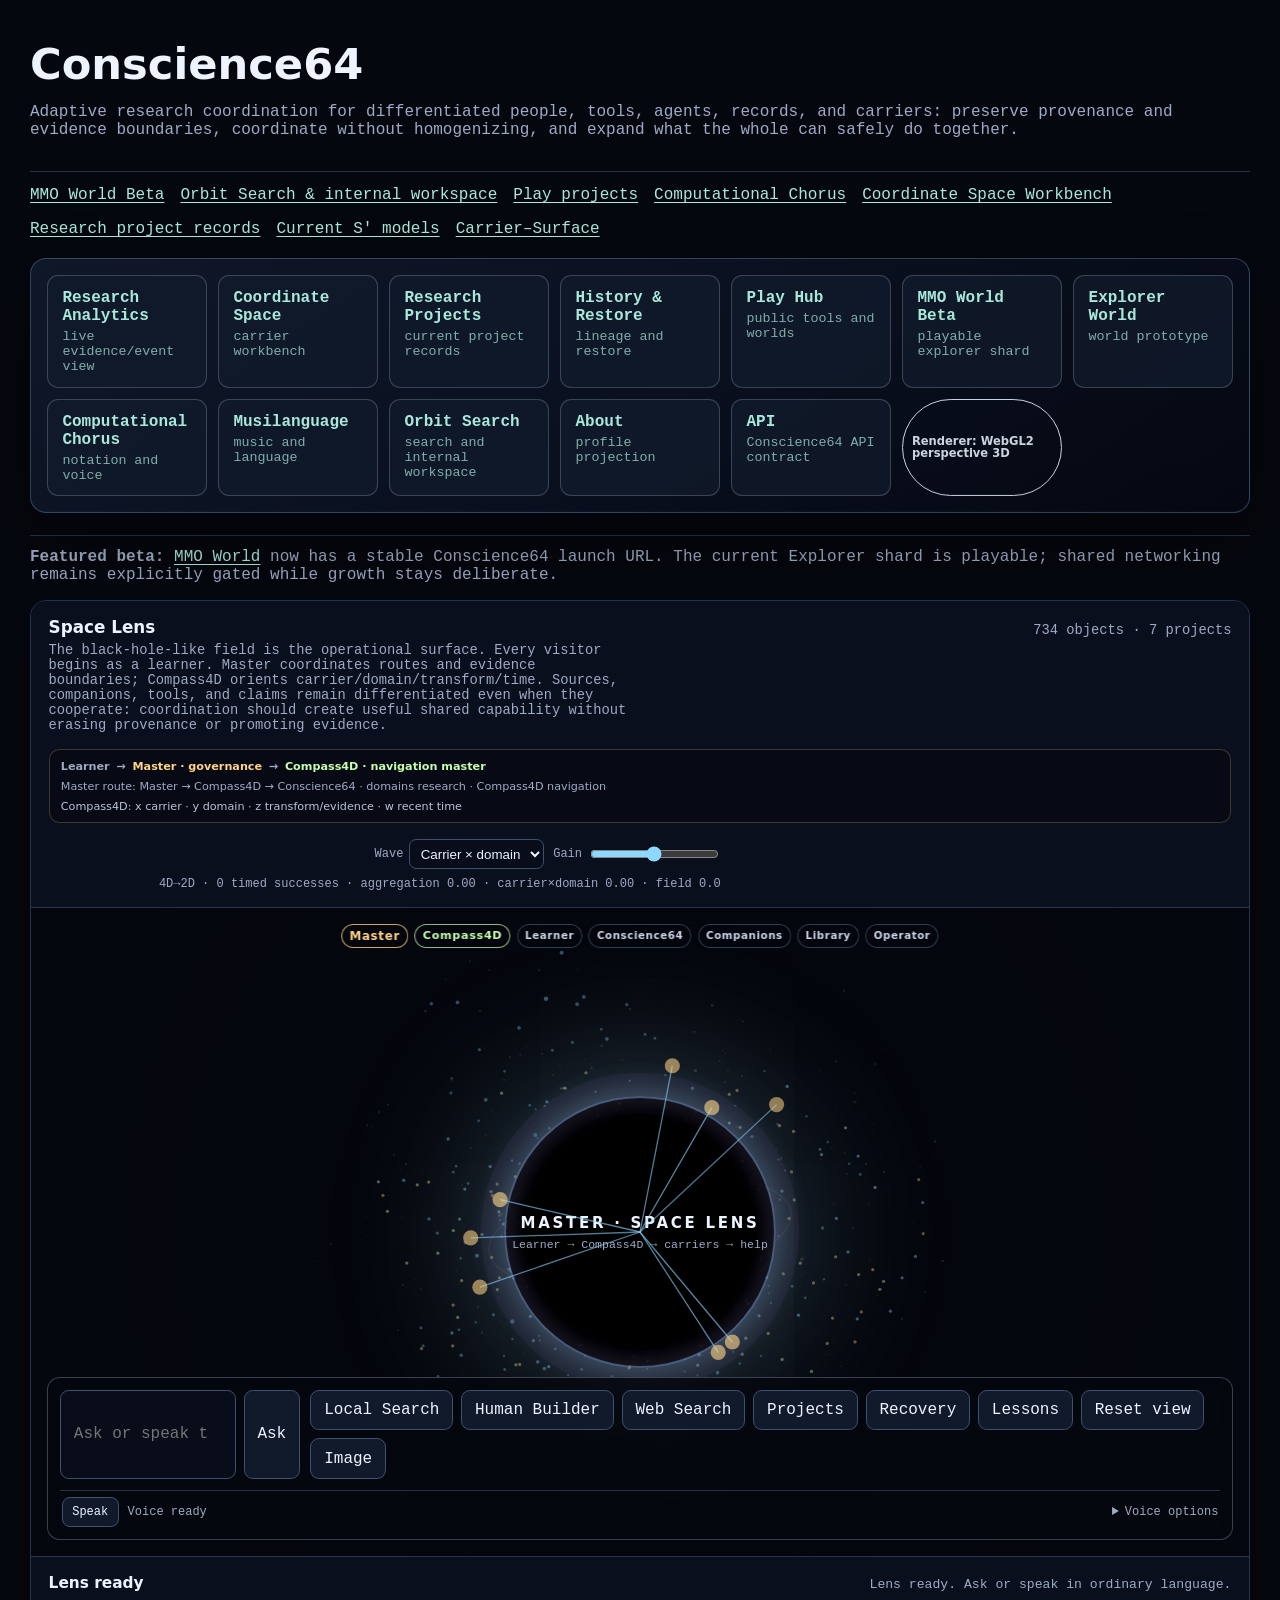
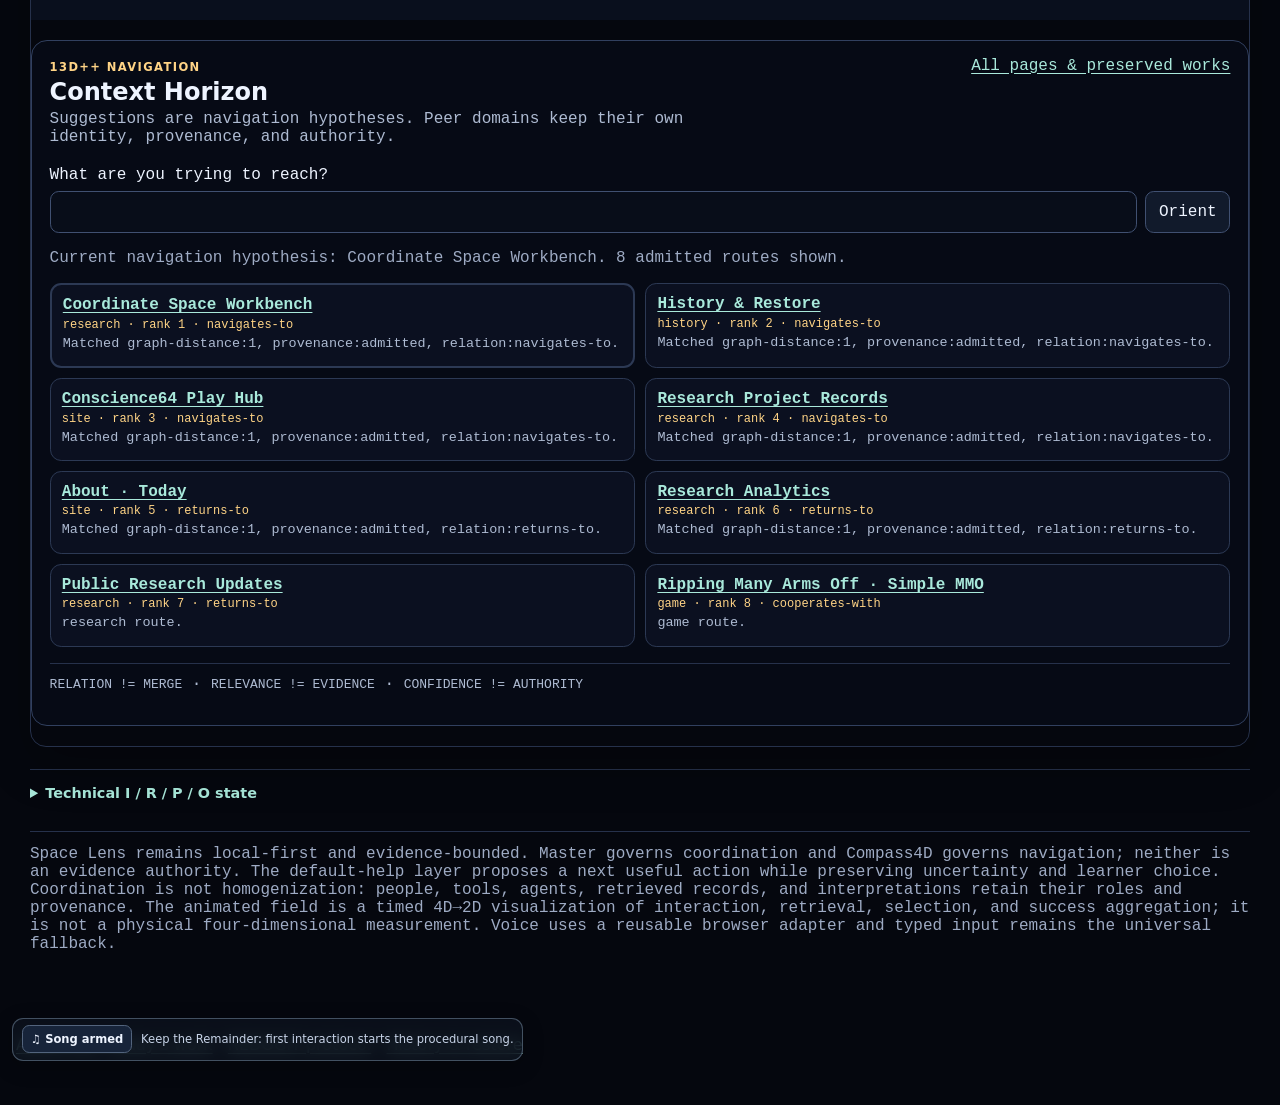
<file: conscience64/index.html>
<!doctype html>
<html lang="en" itemscope itemtype="https://schema.org/SoftwareApplication">
<head><meta charset="utf-8"><meta name="viewport" content="width=device-width,initial-scale=1"><meta itemprop="name" content="Conscience64 Adaptive Research Coordination Space"><meta itemprop="applicationCategory" content="ResearchApplication"><meta itemprop="operatingSystem" content="Modern web browser"><title>Conscience64 — Adaptive Research Coordination Space</title>
<style>
:root{font-family:ui-monospace,SFMono-Regular,Consolas,monospace;color-scheme:dark;--fg:#eef4ff;--muted:#9eabc4;--line:#26314b;--panel:rgba(11,16,32,.9);--cyan:#8dd8ff;--gold:#ffd486;--green:#c7ffac}*{box-sizing:border-box}body{margin:0;background:#05070e;color:var(--fg);min-height:100vh}main{width:min(1220px,calc(100% - 2rem));margin:auto;padding:1.4rem 0 3rem;position:relative}header{padding:1rem 0;border-bottom:1px solid var(--line)}h1{font:600 clamp(1.5rem,4vw,2.7rem)/1.05 ui-sans-serif,system-ui;margin:.2rem 0}h2,h3{font-family:ui-sans-serif,system-ui}p{color:var(--muted)}a{color:#a9e9db;text-underline-offset:.18em}button,input{font:inherit}.project-nav{display:flex;gap:1rem;flex-wrap:wrap;margin:.9rem 0 1.25rem}.project-nav a{display:inline-block}.space-tool{margin:1rem 0 1.4rem;border:1px solid var(--line);border-radius:1rem;background:#05070e;overflow:hidden;box-shadow:0 1.4rem 5rem rgba(0,0,0,.28)}.space-tool-header{display:flex;justify-content:space-between;align-items:flex-start;gap:1rem;flex-wrap:wrap;padding:1rem 1.1rem;border-bottom:1px solid var(--line);background:rgba(11,16,32,.92)}.space-tool-header h2{margin:0;font-size:1.05rem}.space-tool-header p{margin:.35rem 0 0;max-width:70ch;font-size:.86rem}.space-stage{position:relative;height:clamp(30rem,72vh,54rem);min-height:30rem;overflow:hidden;background:#05070e}.space-stage::after{content:"";position:absolute;inset:0;pointer-events:none;background:radial-gradient(circle at 50% 50%,transparent 0 19%,rgba(5,7,14,.025) 32%,rgba(5,7,14,.45) 100%)}#space{display:block;position:absolute;inset:0;width:100%;height:100%;opacity:.72}.space-core{position:absolute;z-index:2;left:50%;top:50%;transform:translate(-50%,-50%);width:clamp(8rem,18vw,13rem);height:clamp(8rem,18vw,13rem);border-radius:50%;display:grid;place-items:center;text-align:center;pointer-events:none;border:1px solid rgba(141,216,255,.28);box-shadow:0 0 0 .7rem rgba(91,63,114,.10),0 0 4rem rgba(141,216,255,.18),inset 0 0 3rem rgba(0,0,0,.95);background:radial-gradient(circle,#000 0 45%,rgba(7,7,16,.88) 58%,rgba(91,63,114,.24) 72%,transparent 74%)}.space-core strong{display:block;font:700 .84rem ui-sans-serif,system-ui;letter-spacing:.14em}.space-core span{display:block;margin-top:.35rem;color:var(--muted);font-size:.72rem}.space-console{position:absolute;z-index:5;left:1rem;right:1rem;bottom:1rem;display:grid;grid-template-columns:minmax(15rem,1fr) auto;gap:.65rem;padding:.75rem;background:rgba(5,7,14,.86);border:1px solid rgba(158,171,196,.35);border-radius:.8rem;backdrop-filter:blur(8px)}.space-console form{display:flex;gap:.5rem}.space-console input{min-width:0;flex:1;border:1px solid #405071;background:#080d19;color:var(--fg);border-radius:.55rem;padding:.7rem .8rem}.space-console button,.lens-actions button,.space-result{border:1px solid #405071;background:#111a2b;color:var(--fg);border-radius:.55rem;padding:.65rem .8rem;cursor:pointer}.space-console button:hover,.lens-actions button:hover,.space-result:hover{border-color:var(--cyan);background:#152239}.space-console button:focus-visible,.lens-actions button:focus-visible,.space-result:focus-visible,.space-console input:focus-visible{outline:3px solid var(--cyan);outline-offset:2px}.lens-actions{display:flex;gap:.5rem;flex-wrap:wrap}.space-readout{padding:1rem 1.1rem;border-top:1px solid var(--line);background:var(--panel)}.space-readout-top{display:flex;justify-content:space-between;gap:1rem;align-items:baseline;flex-wrap:wrap}.space-readout h3{font-size:.96rem;margin:0}.space-readout p{margin:.25rem 0 .7rem;font-size:.82rem}.space-results{display:grid;grid-template-columns:repeat(3,minmax(0,1fr));gap:.55rem}.space-result{text-align:left;min-height:4.3rem}.space-result strong{display:block;font-size:.79rem}.space-result small{display:block;color:var(--muted);margin-top:.25rem;overflow:hidden;text-overflow:ellipsis;white-space:nowrap}.technical-state{margin-top:1rem;border-top:1px solid var(--line)}.technical-state>summary{cursor:pointer;color:#a9e9db;font:700 .9rem ui-sans-serif,system-ui;padding:.9rem 0}.irpo{display:grid;grid-template-columns:repeat(4,1fr);gap:.75rem}.irpo section{border:1px solid var(--line);background:var(--panel);border-radius:.7rem;padding:.8rem;min-height:11rem}.irpo h2{font:700 1rem ui-sans-serif,system-ui;margin:0 0 .5rem}.irpo pre{white-space:pre-wrap;word-break:break-word;margin:0;font-size:.82rem}.api-note{border-top:1px solid var(--line);margin-top:1rem;padding-top:.8rem}@media(max-width:900px){.space-results{grid-template-columns:1fr 1fr}.space-console{grid-template-columns:1fr}.irpo{grid-template-columns:1fr 1fr}}@media(max-width:560px){main{width:min(100% - 1rem,1220px)}.space-stage{height:38rem}.space-results,.irpo{grid-template-columns:1fr}.space-console form{flex-direction:column}.space-tool-header{display:block}.space-core{width:10rem;height:10rem}}@media(prefers-reduced-motion:reduce){#space{opacity:.55}.space-core{box-shadow:0 0 0 .5rem rgba(91,63,114,.1),inset 0 0 3rem rgba(0,0,0,.95)}}@media(forced-colors:active){#space,.space-core{display:none}.space-stage{height:auto;min-height:0}.space-console{position:static}.space-tool,.space-console,.irpo section{border:1px solid CanvasText}}
</style></head>
<body><main itemprop="mainEntity" itemscope itemtype="https://schema.org/Dataset" itemid="uoid:sha256:aa3994488ddfcf5f0d828e679b598dd905d4d1fe958c97fd6303e357171d6599">
<header><h1 itemprop="name">Conscience64</h1><p itemprop="description">Adaptive research coordination for differentiated people, tools, agents, records, and carriers: preserve provenance and evidence boundaries, coordinate without homogenizing, and expand what the whole can safely do together.</p><meta itemprop="identifier" content="uoid:sha256:aa3994488ddfcf5f0d828e679b598dd905d4d1fe958c97fd6303e357171d6599"></header>
<nav class="project-nav" aria-label="Public projects"><a href="./play/mmo-world/">MMO World Beta</a><a href="./research/cross-carrier/2026-09-13/internal-update/global_search/index.html">Orbit Search &amp; internal workspace</a><a href="./play/">Play projects</a><a href="./play/computational-chorus/">Computational Chorus</a><a href="./coordinate-space/">Coordinate Space Workbench</a><a href="./research/projects/">Research project records</a><a href="./research/federation/s1-models/">Current S′ models</a><a href="./research/carrier-surface/">Carrier–Surface</a></nav>
<p class="api-note"><strong>Featured beta:</strong> <a href="./play/mmo-world/">MMO World</a> now has a stable Conscience64 launch URL. The current Explorer shard is playable; shared networking remains explicitly gated while growth stays deliberate.</p>
<section class="space-tool" aria-labelledby="space-tool-title"><div class="space-tool-header"><div><h2 id="space-tool-title">Space Lens</h2><p>The black-hole-like field is the operational surface. Every visitor begins as a learner. Master coordinates routes and evidence boundaries; Compass4D orients carrier/domain/transform/time. Sources, companions, tools, and claims remain differentiated even when they cooperate: coordination should create useful shared capability without erasing provenance or promoting evidence.</p></div><p id="space-count" aria-live="polite">Loading searchable space…</p></div>
<div class="space-stage"><canvas id="space" aria-hidden="true"></canvas><div class="space-core" aria-hidden="true"><div><strong>MASTER · SPACE LENS</strong><span>Learner → Compass4D → carriers → help</span></div></div><div class="space-console"><form id="space-search-form" role="search"><label for="space-search" style="position:absolute;left:-10000px">Ask Space Lens</label><input id="space-search" name="q" type="search" autocomplete="off" placeholder="Ask or speak to Space Lens…"><button type="submit">Ask</button></form><div class="lens-actions" aria-label="Space Lens shortcuts"><button type="button" data-lens-action="projects">Projects</button><button type="button" data-lens-action="recovery">Recovery</button><button type="button" data-lens-action="lessons">Lessons</button><button type="button" data-lens-action="reset">Reset view</button></div></div></div>
<div class="space-readout"><div class="space-readout-top"><h3 id="space-readout-title">Lens ready</h3><p id="space-readout-status" role="status" aria-live="polite">Ask or speak a question to begin.</p></div><div id="space-results" class="space-results" aria-label="Space Lens results"></div></div></section>
<details class="technical-state"><summary>Technical I / R / P / O state</summary><div class="irpo" aria-label="I R P O state"><section itemscope itemtype="https://schema.org/Thing"><h2 itemprop="name">I — Input</h2><pre id="irpo-i" itemprop="description">Loading…</pre></section><section itemscope itemtype="https://schema.org/Thing"><h2 itemprop="name">R — Relation / Scratch</h2><pre id="irpo-r" itemprop="description"></pre></section><section itemscope itemtype="https://schema.org/Thing"><h2 itemprop="name">P — Plan</h2><pre id="irpo-p" itemprop="description"></pre></section><section itemscope itemtype="https://schema.org/Thing"><h2 itemprop="name">O — Output</h2><pre id="irpo-o" itemprop="description"></pre></section></div></details>
<p class="api-note">Space Lens remains local-first and evidence-bounded. Master governs coordination and Compass4D governs navigation; neither is an evidence authority. The default-help layer proposes a next useful action while preserving uncertainty and learner choice. Coordination is not homogenization: people, tools, agents, retrieved records, and interpretations retain their roles and provenance. The animated field is a timed 4D→2D visualization of interaction, retrieval, selection, and success aggregation; it is not a physical four-dimensional measurement. Voice uses a reusable browser adapter and typed input remains the universal fallback.</p></main>
<script type="module" src="./app.js"></script><script>(function(){const form=document.getElementById('space-search-form'),input=document.getElementById('space-search'),results=document.getElementById('space-results'),status=document.getElementById('space-readout-status'),title=document.getElementById('space-readout-title'),count=document.getElementById('space-count');const esc=s=>String(s??'').replace(/[&<>"']/g,c=>({'&':'&amp;','<':'&lt;','>':'&gt;','"':'&quot;',"'":'&#39;'}[c]));function api(){return globalThis.Conscience64API||null;}function clearResults(){results.replaceChildren();}function selectObject(row){const id=row.uoid||row.logicalId;if(!id||!api())return;globalThis.SpaceLensMemory?.learnSelection?.(input.value,id);api().irpo({I:id,R:{source:'Space Lens selection',boundary:'Selecting a visible object does not promote its evidence status.'},P:{action:'get'}});title.textContent=row.label||row.logicalId||'Selected object';status.textContent=`Focused ${row.objectType||row.kind||'object'}: ${row.logicalId||row.uoid}`;}function renderRows(rows,label){clearResults();title.textContent=label;if(!rows.length){status.textContent='No matching objects in the current searchable space.';return;}status.textContent=`${rows.length} visible result${rows.length===1?'':'s'}; choose one to load it into the technical state.`;rows.slice(0,6).forEach(row=>{const b=document.createElement('button');b.type='button';b.className='space-result';b.innerHTML=`<strong>${esc(row.label||row.logicalId||row.id||'Untitled')}</strong><small>${esc(row.objectType||row.status||row.kind||'record')} · ${esc(row.logicalId||row.id||row.uoid||'')}</small>`;b.addEventListener('click',()=>selectObject(row));results.appendChild(b);});}function focusQuery(q){const a=api();if(!a)return;const query=String(q||'').trim();if(!query){status.textContent='Ask a question or enter a search term.';return;}const out=a.search.simple(query,{limit:12});a.irpo({I:query,R:{source:'Space Lens search',assumption:'Textual relevance is not evidentiary support.'},P:{action:'search.simple',options:{limit:12}}});renderRows(out.results,`Focus: ${query}`);}form.addEventListener('submit',e=>{e.preventDefault();focusQuery(input.value);});document.querySelectorAll('[data-lens-action]').forEach(b=>b.addEventListener('click',()=>{const a=api();if(!a)return;const action=b.dataset.lensAction;if(action==='reset'){input.value='';clearResults();title.textContent='Lens ready';status.textContent='Visible working set cleared. Local learning memory is retained.';a.irpo({I:'Space Lens reset',R:{difference:'No selected working set.'},P:{action:'projects.invariants'}});return;}if(action==='projects'){const out=a.projects.list();a.irpo({I:{text:''},R:{source:'Space Lens project shortcut'},P:{action:'projects.list'}});renderRows(out.projects,'Research projects');return;}if(action==='recovery'){input.value='recovery';focusQuery('recovery');return;}if(action==='lessons'){const out=a.projects.lessons({date:'2026-09-13'});a.irpo({I:{date:'2026-09-13'},R:{source:'Space Lens lesson shortcut'},P:{action:'projects.lessons'}});clearResults();title.textContent='Lessons — 2026-09-13';status.textContent=`${out.total} bounded lesson${out.total===1?'':'s'} available through the API.`;}}));function ready(){const a=api();if(!a)return;const s=a.stats();count.textContent=`${s.total} objects · ${s.projects.count} projects`;status.textContent='Lens ready. Ask or speak in ordinary language.';}addEventListener('conscience64-ready',ready,{once:true});if(api())ready();})();</script>
<script src="./voice-anywhere.js" data-voice-auto="false" defer></script><script src="./research-song.js" defer></script><script src="./space-lens-memory.js" defer></script><script src="./space-lens-qa.js" defer></script><script src="./space-lens-web-search.js" defer></script><script src="./space-lens-external-gate.js" defer></script><script src="./space-lens-image-gen.js" defer></script><script src="./space-lens-human-builder.js" defer></script><script src="./space-lens-master.js" defer></script><script src="./space-lens-field.js" defer></script><script src="./space-lens-voice.js" defer></script><script src="./space-lens-help.js" defer></script>
<nav data-redogit-update="2026-09-14" aria-label="REDOGIT updates" style="position:relative;padding:1rem;font:16px/1.5 system-ui;clear:both"><a href="./about/index.html#today">About me · Today’s work</a> · <a href="https://github.com/redogit/redogit/blob/main/REDOGIT.md">REDOGIT protocol</a> · <a href="history/index.html?facet=index">History &amp; restore</a></nav>
</body></html>
</file>
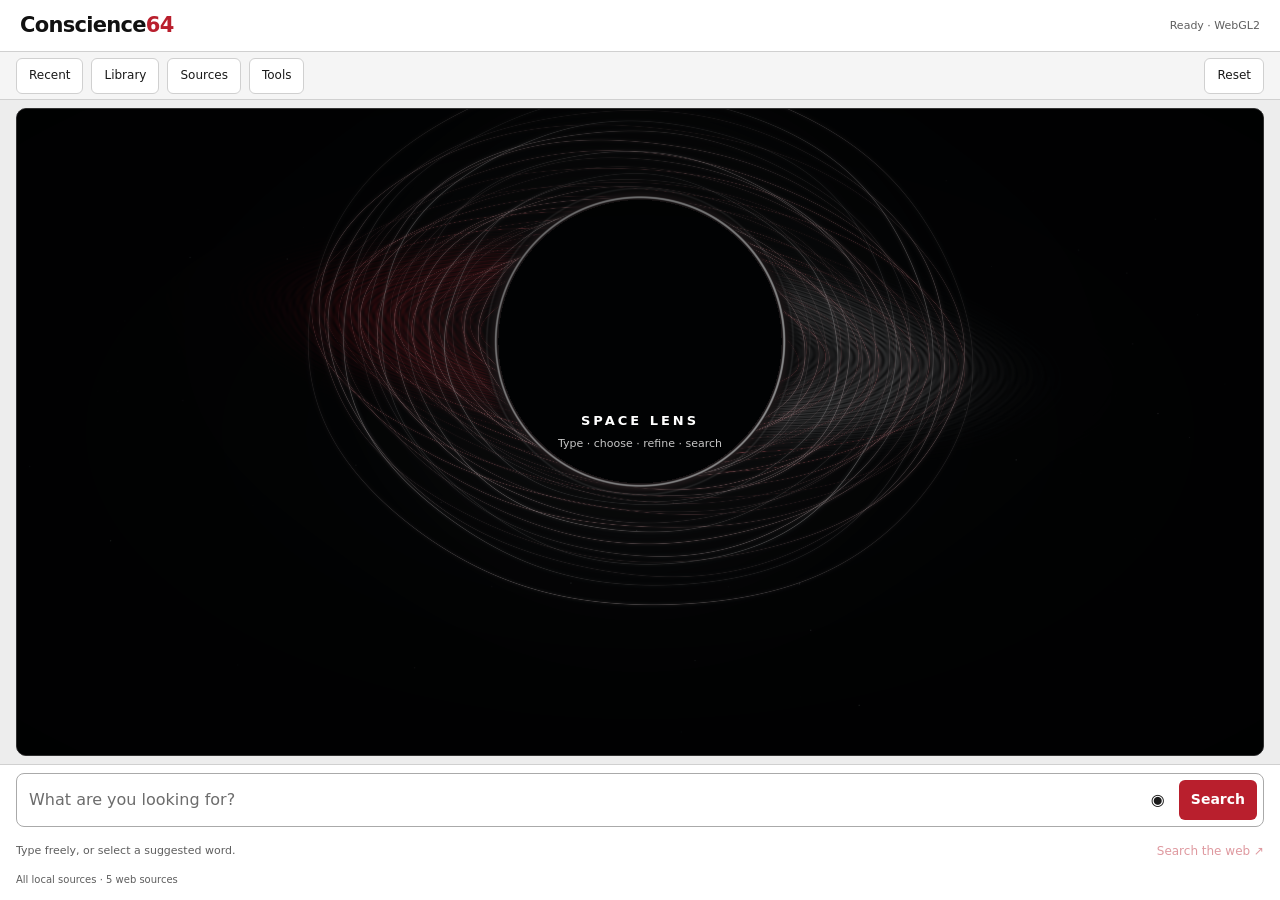
<file: docs/index.html>
<!doctype html>
<html lang="en"><head><meta charset="utf-8"><meta name="viewport" content="width=device-width,initial-scale=1,viewport-fit=cover"><meta name="color-scheme" content="light"><meta name="description" content="Conscience64 Space Lens: build a question, choose context and search records and the web in one adaptive view."><title>Conscience64 · Space Lens</title><link rel="stylesheet" href="workspace/style.css"></head>
<body data-view="welcome"><a class="skip" href="#question">Skip to search</a>
<header><a class="brand" href="https://redogit.github.io/redogit/">Conscience<span>64</span></a><span id="runtime">Opening Space Lens…</span></header>
<nav aria-label="Workspace"><button class="edge recent" data-drawer="recent" aria-expanded="false" aria-controls="drawer">Recent</button><button class="edge add" data-drawer="add" aria-expanded="false" aria-controls="drawer">Library</button><button class="edge refine" data-drawer="refine" aria-expanded="false" aria-controls="drawer">Sources</button><button class="edge tools" data-drawer="tools" aria-expanded="false" aria-controls="drawer">Tools</button><button id="reset" type="button" aria-label="Reset view">Reset</button></nav>
<main id="main" aria-label="Space Lens"><canvas id="scene" aria-hidden="true"></canvas><div class="scene-vignette" aria-hidden="true"></div><section id="welcome"><div class="space-core"><strong>SPACE LENS</strong><span>Type · choose · refine · search</span></div></section><section id="results" hidden aria-label="Search results"><div class="results-head"><h1 id="result-title"></h1><button id="clear" aria-label="Reset search">✕</button></div><p id="summary" role="status"></p><div id="cards"></div><div id="pagination"><button id="prev">Previous</button><span id="page"></span><button id="next">Next</button></div></section></main>
<aside id="drawer" hidden aria-labelledby="drawer-title" role="dialog" aria-modal="true"><div class="drawer-head"><h2 id="drawer-title"></h2><button id="close" aria-label="Close menu">✕</button></div><div id="drawer-body"></div><div id="drawer-pagination"><button id="drawer-prev">Previous</button><span id="drawer-page" role="status"></span><button id="drawer-next">Next</button></div></aside>
<section class="composer" aria-label="Inline search builder"><form id="ask" role="search"><label class="sr" for="question">What are you looking for?</label><div id="word-chain" aria-label="Chosen words"></div><input id="question" type="text" placeholder="What are you looking for?" autocomplete="off" maxlength="2000" aria-describedby="proposal-status"><button id="voice" type="button" aria-label="Dictate your question">◉</button><button id="submit" aria-label="Search library" disabled>Search</button></form>
<div class="builder-row"><div id="accepted-context" aria-label="Accepted search context"></div><div id="context-proposals" aria-label="Word completions and optional details"></div></div><p id="proposal-status" role="status" aria-live="polite"></p>
<div class="context-line"><span id="query-subject">Choose a word or type freely.</span><button id="external-search" type="button" disabled>Search the web ↗</button></div>
<div class="composer-foot"><button id="alignment" data-drawer="refine">Sources</button><span id="notice" role="status" aria-live="polite"></span></div><p id="context" class="sr" aria-live="polite"></p></section>
<noscript><p class="nojs">Enable JavaScript to use Space Lens. <a href="previous.html">Project information</a>.</p></noscript><script type="module" src="workspace/bootstrap.mjs"></script></body></html>
</file>
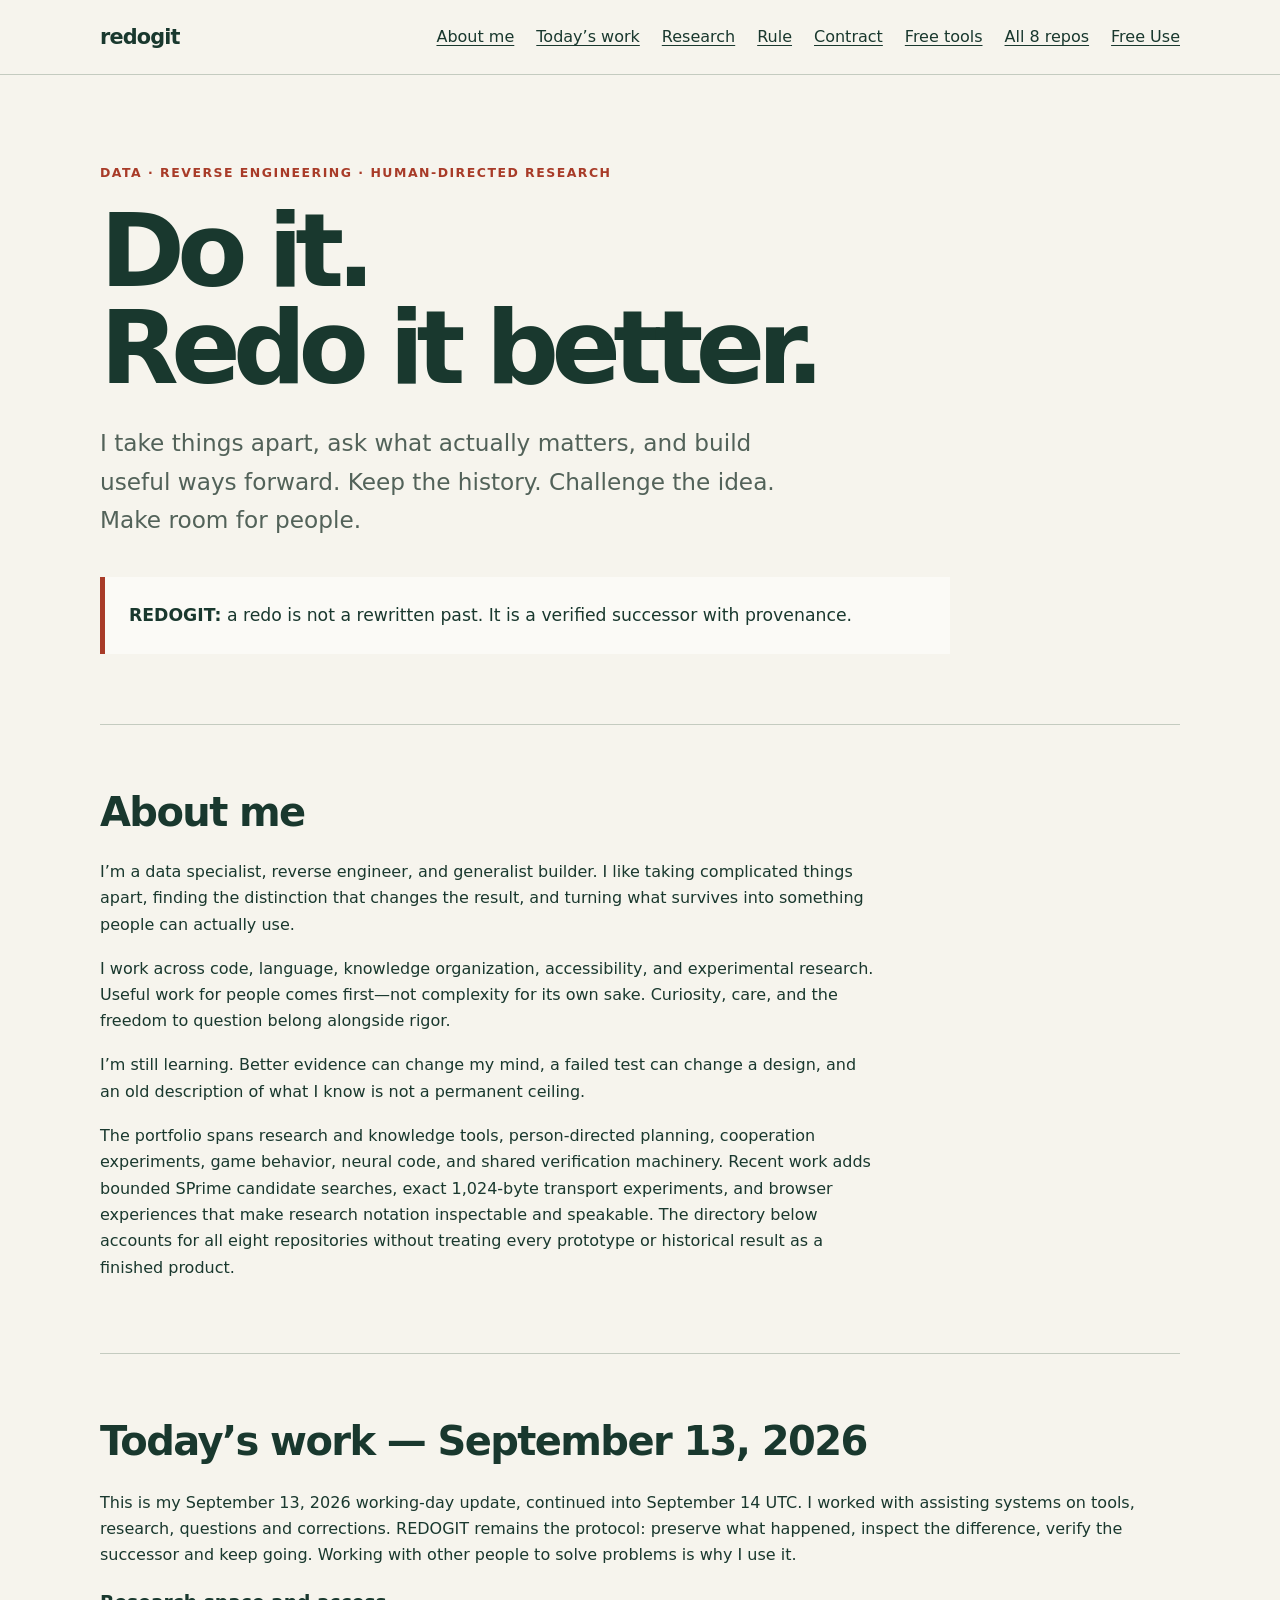
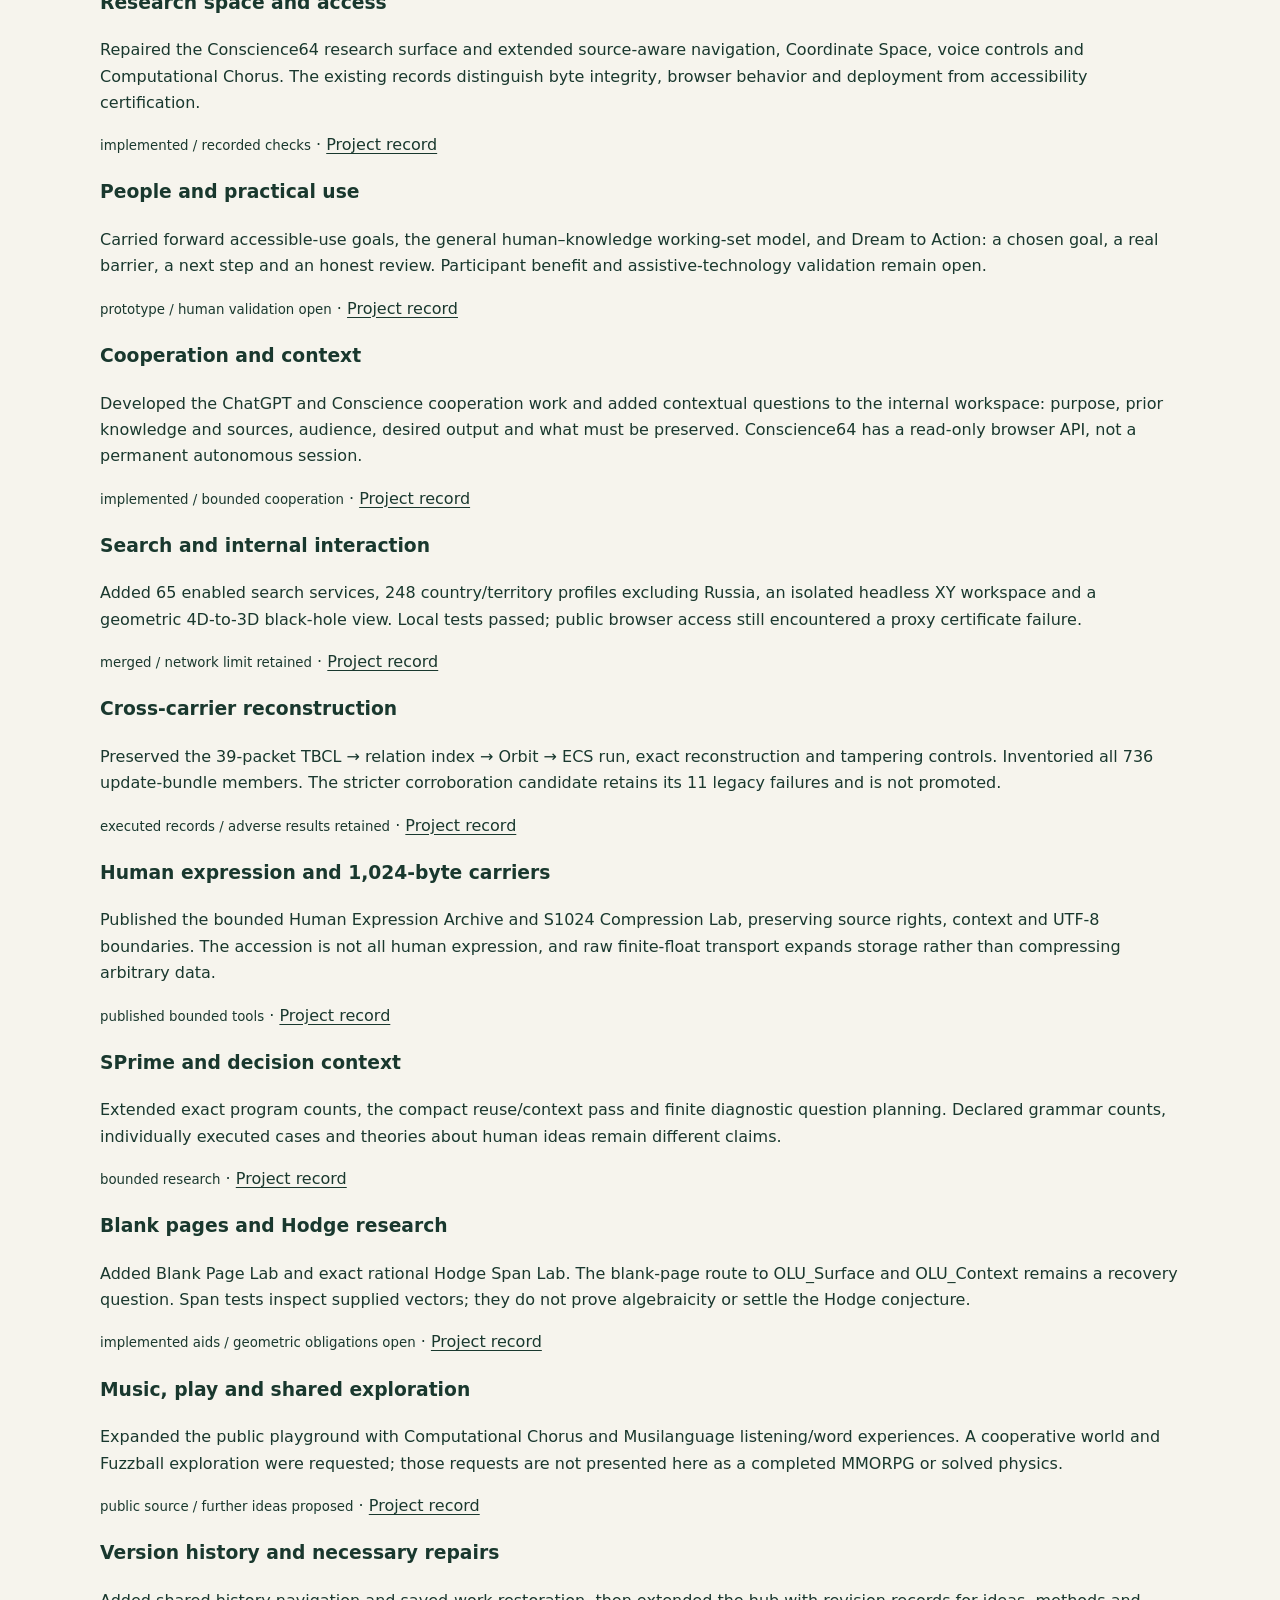
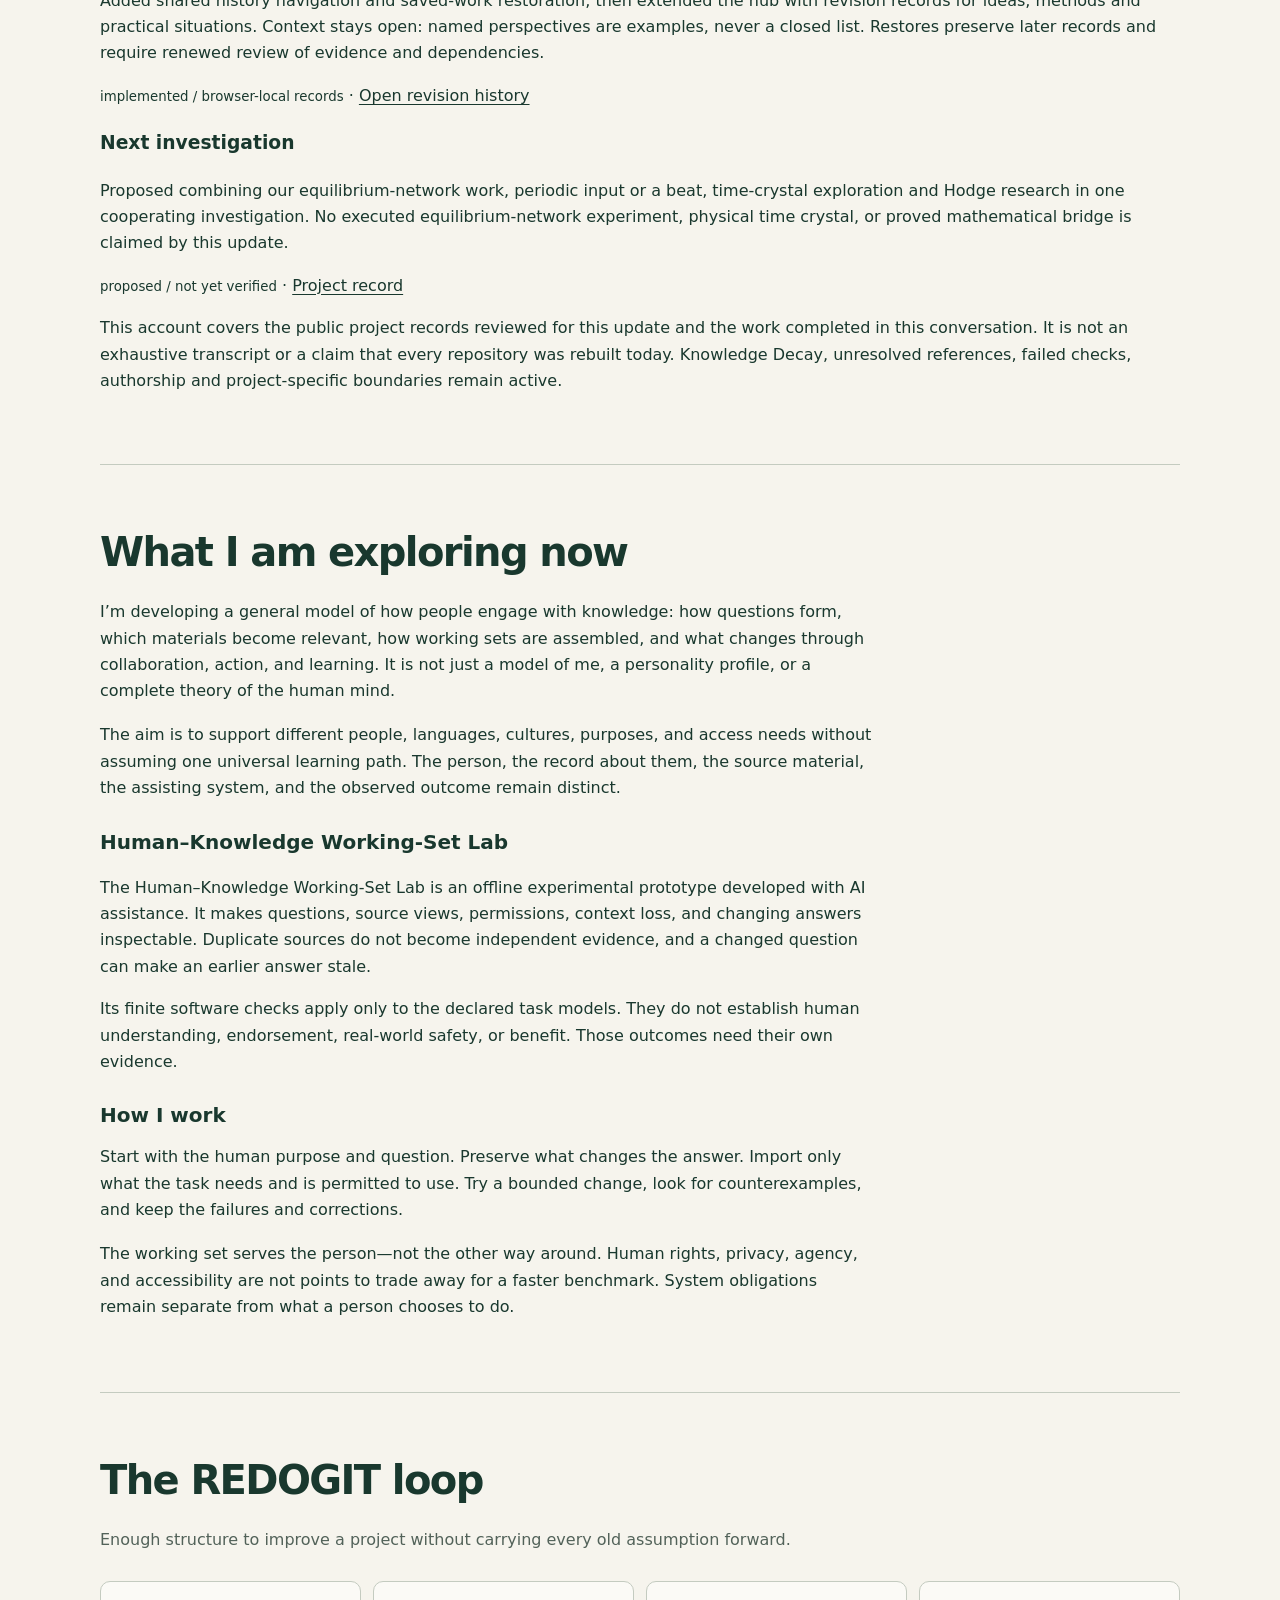
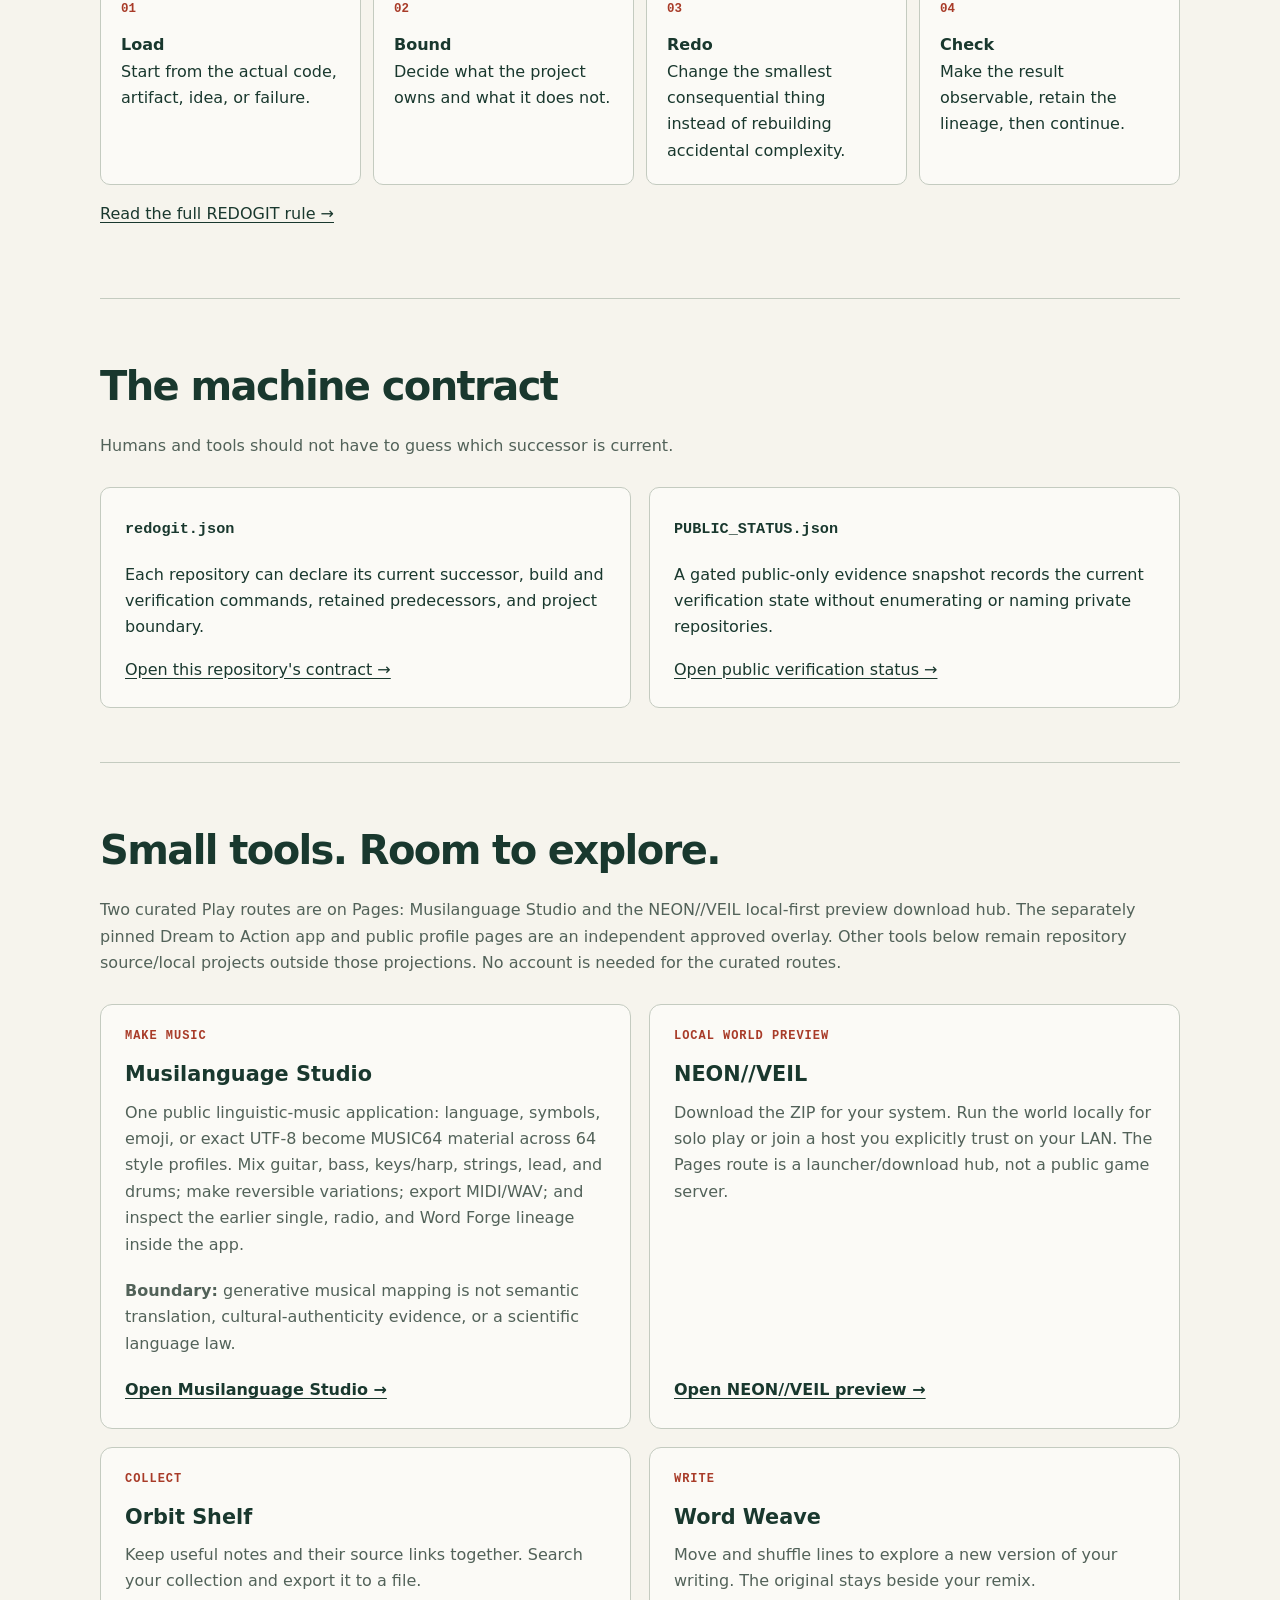
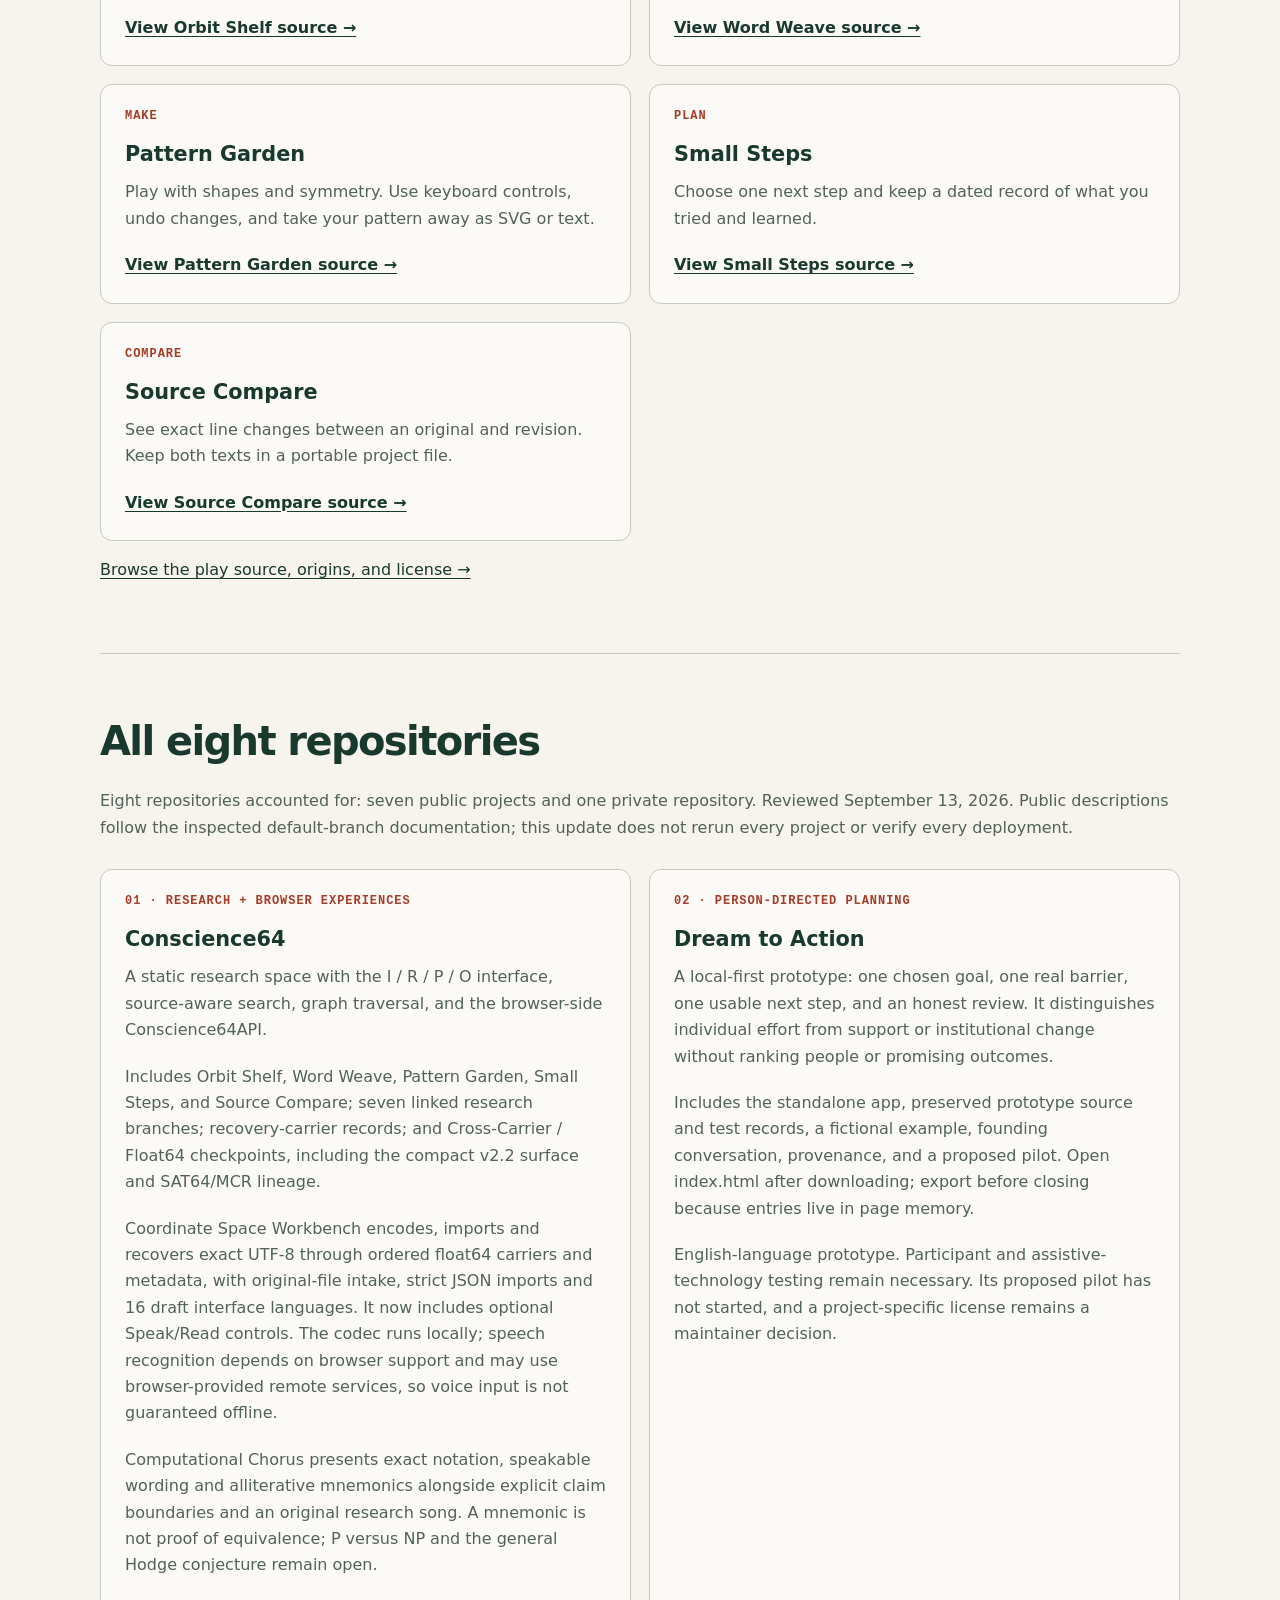
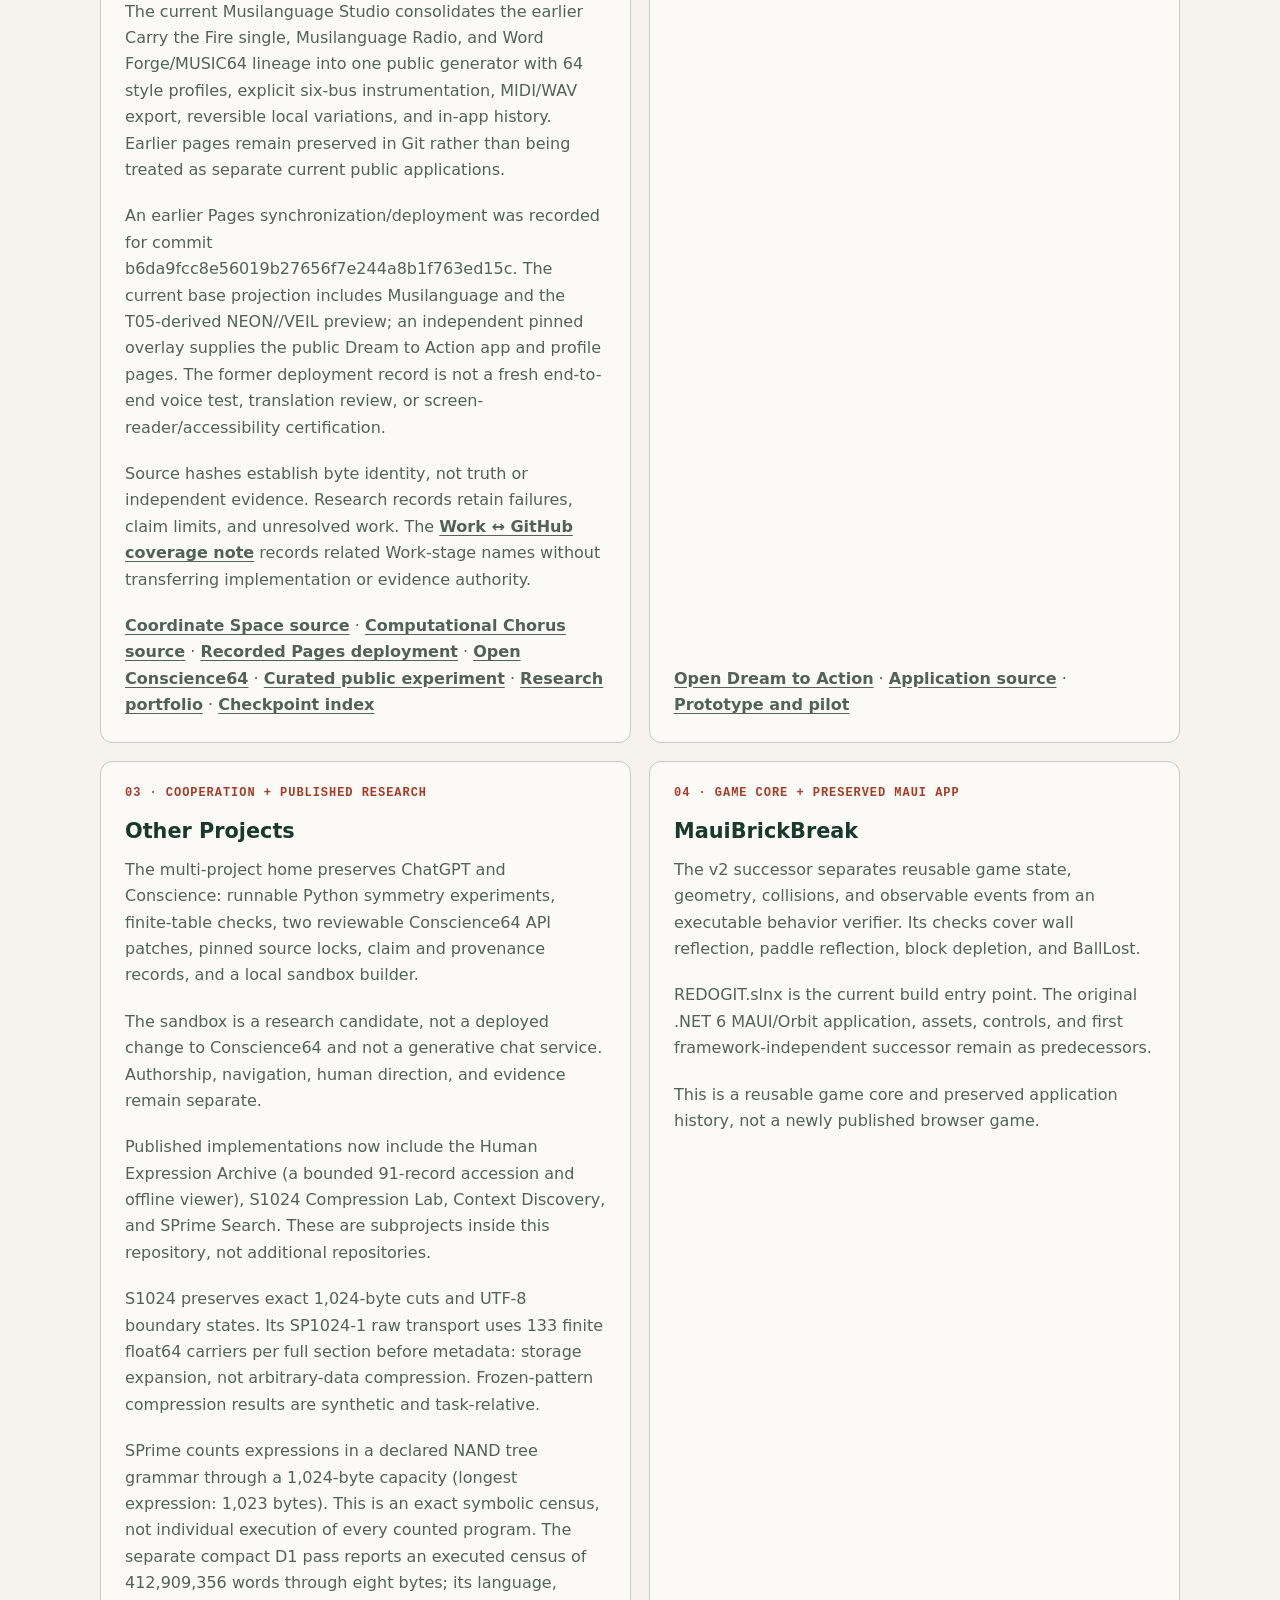
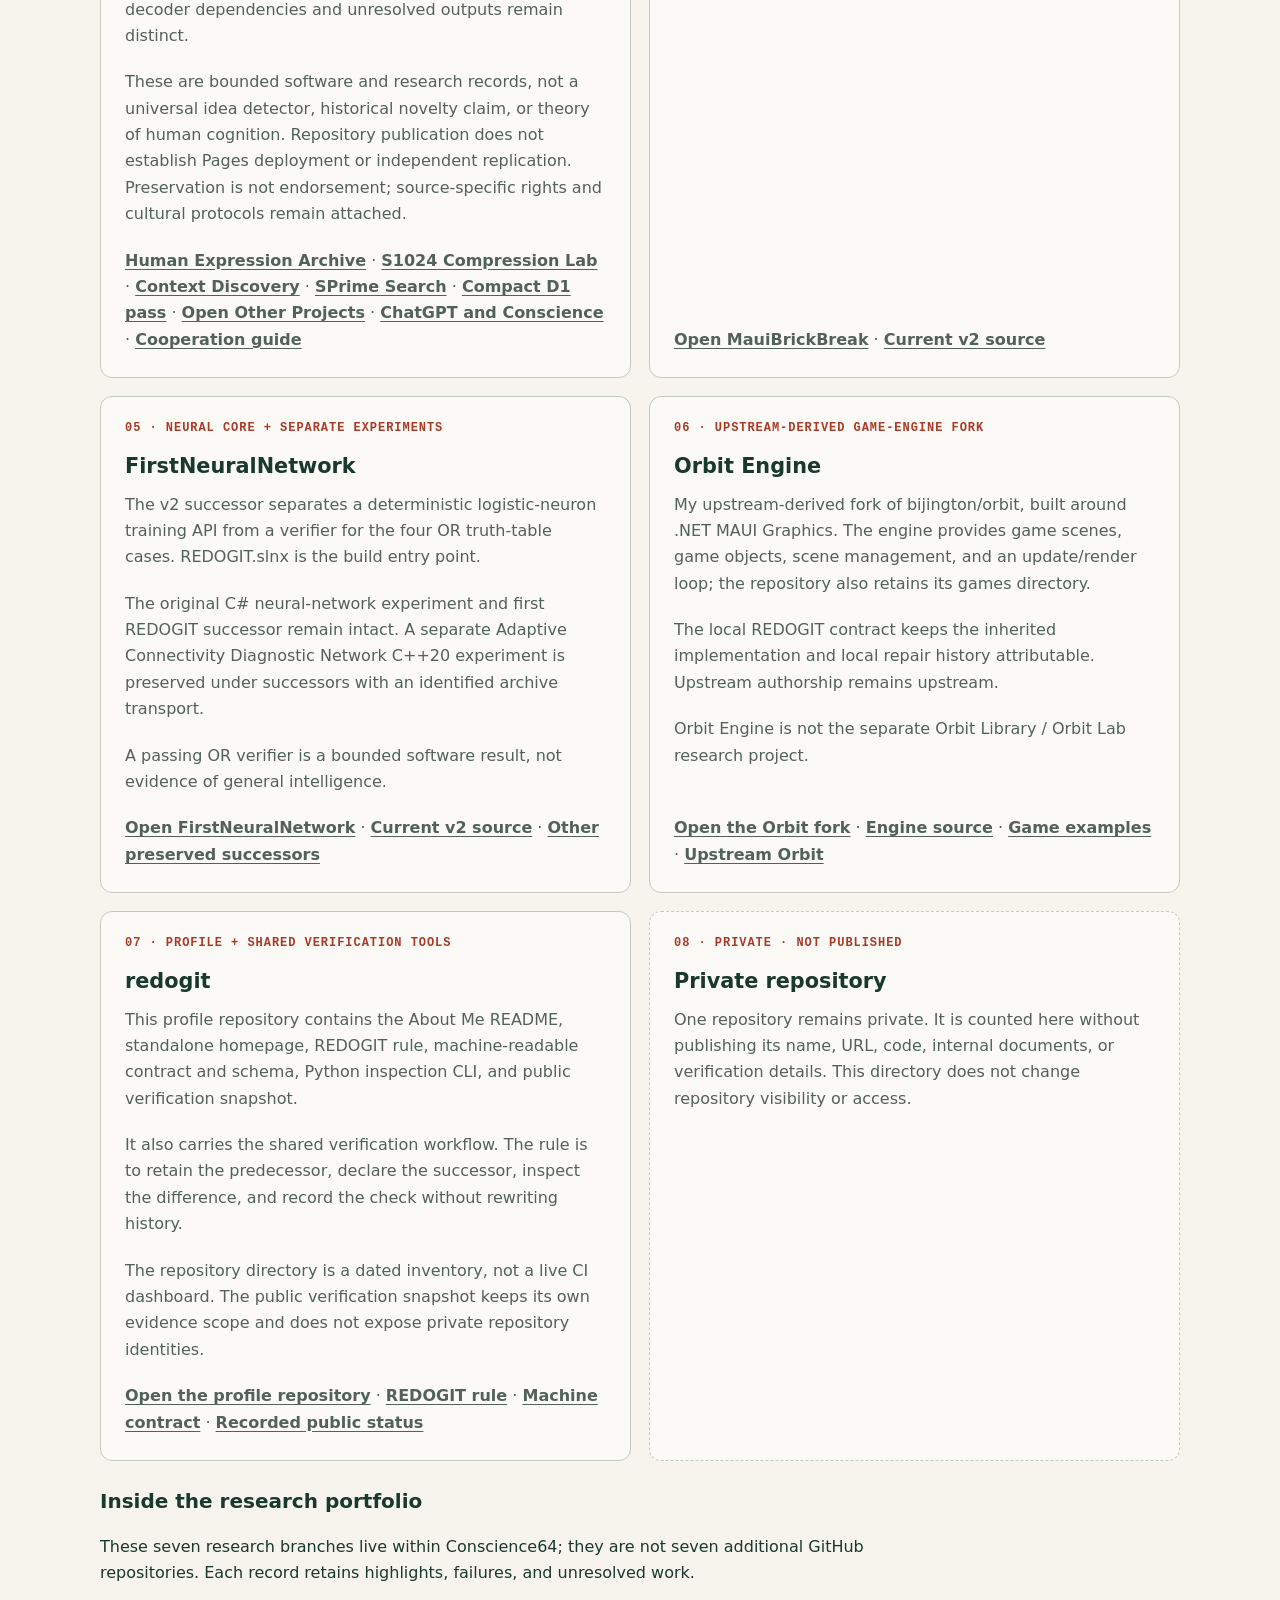
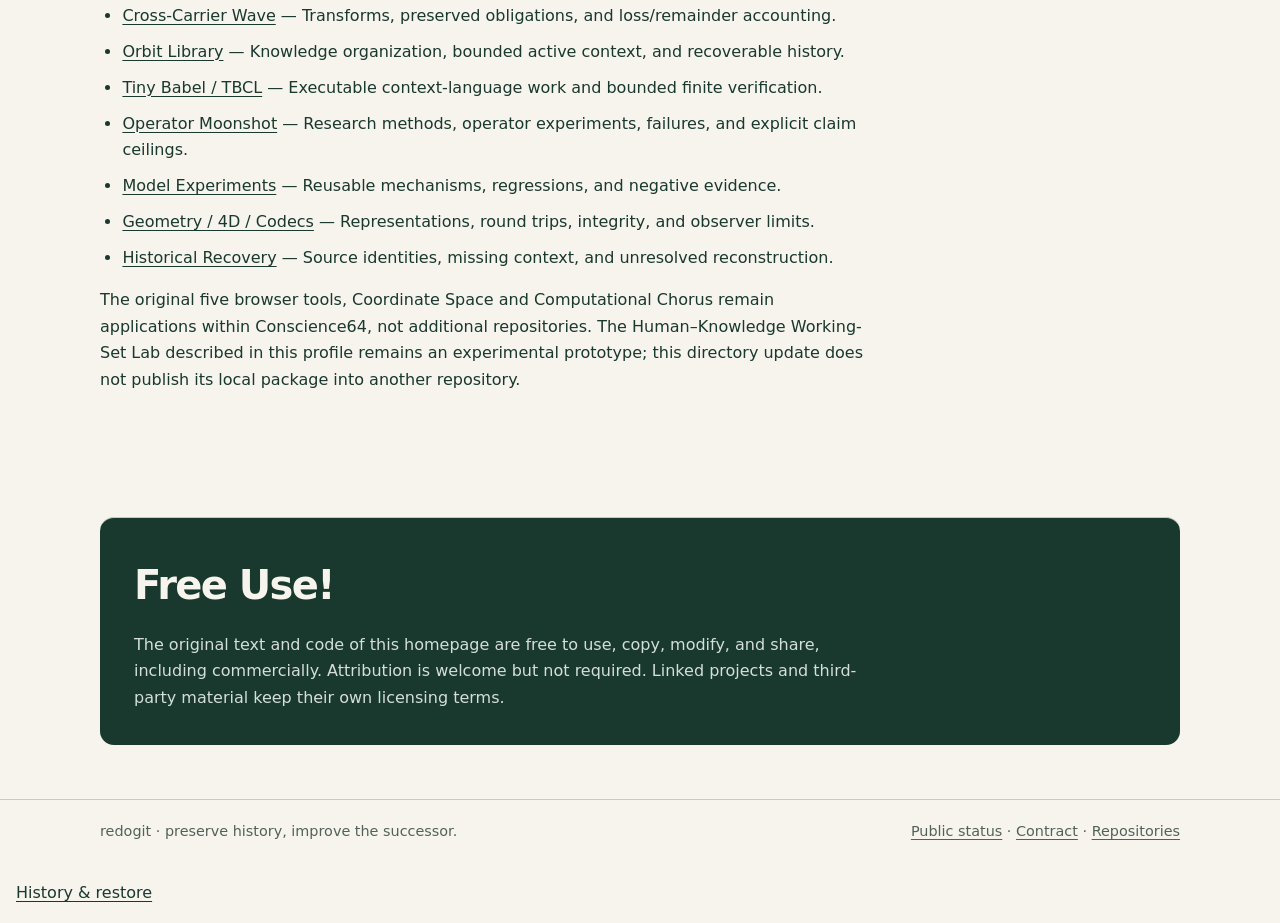
<file: conscience64/about/index.html>
<!doctype html>
<html lang="en">
<head>
  <meta charset="utf-8">
  <meta name="viewport" content="width=device-width, initial-scale=1">
  <meta name="description" content="About redogit: data specialist, reverse engineer, and generalist builder exploring human–knowledge working sets, accessible tools, and evidence-first research. Explore all eight repositories with privacy boundaries intact.">
  <title>redogit · About me &amp; all eight repositories</title>
  <style>
    :root{color-scheme:light;--paper:#f6f4ed;--ink:#19382e;--muted:#526259;--accent:#a83b28;--line:#c4cbc0;--card:#fbfaf6;--white:#fff;font-family:system-ui,-apple-system,BlinkMacSystemFont,"Segoe UI",sans-serif}
    *{box-sizing:border-box}html{scroll-behavior:smooth}body{overflow-wrap:anywhere;margin:0;background:var(--paper);color:var(--ink);line-height:1.65}a{color:inherit;text-underline-offset:.2em}a:focus-visible{outline:3px solid var(--accent);outline-offset:4px}.wrap{width:min(1080px,calc(100% - 40px));margin:auto}.skip{position:absolute;left:12px;top:12px;padding:10px 14px;background:var(--white);transform:translateY(-180%);z-index:10}.skip:focus{transform:none}header,footer{border-color:var(--line);border-style:solid;border-width:0 0 1px;padding:20px 0}.bar{display:flex;justify-content:space-between;gap:20px;align-items:center;flex-wrap:wrap}.brand{font-weight:850;font-size:1.3rem;text-decoration:none;letter-spacing:-.04em}nav ul{display:flex;gap:22px;list-style:none;margin:0;padding:0;flex-wrap:wrap}.hero{padding:88px 0 70px;max-width:850px}.eyebrow{margin:0 0 18px;color:var(--accent);font-weight:800;letter-spacing:.12em;text-transform:uppercase;font-size:.78rem}h1{font-size:clamp(3.2rem,8vw,6.6rem);line-height:.95;letter-spacing:-.075em;margin:0 0 28px}.lede{font-size:clamp(1.15rem,2.5vw,1.45rem);max-width:720px;color:var(--muted);margin:0}.rule{margin:38px 0 0;padding:24px;border-left:5px solid var(--accent);background:var(--card);font-size:1.08rem}.rule strong{color:var(--ink)}section{padding:54px 0;border-top:1px solid var(--line)}h2{font-size:clamp(1.8rem,4vw,2.5rem);letter-spacing:-.04em;margin:0 0 14px}.section-note{color:var(--muted);margin:0 0 28px}.loop{display:grid;grid-template-columns:repeat(4,minmax(0,1fr));gap:12px;list-style:none;padding:0;margin:28px 0 0;counter-reset:redo}.loop li{counter-increment:redo;padding:20px;border:1px solid var(--line);background:var(--card);border-radius:10px}.loop li::before{content:counter(redo,decimal-leading-zero);display:block;font:700 .78rem ui-monospace,monospace;color:var(--accent);margin-bottom:16px}.projects{display:grid;grid-template-columns:repeat(2,minmax(0,1fr));gap:18px}.project{padding:24px;border:1px solid var(--line);border-radius:12px;background:var(--card);display:flex;flex-direction:column}.project small{font:700 .75rem ui-monospace,monospace;color:var(--accent);letter-spacing:.08em}.project h3{font-size:1.3rem;margin:14px 0 8px}.project p{color:var(--muted);margin:0 0 20px}.project a{margin-top:auto;font-weight:700}.contract{display:grid;grid-template-columns:minmax(0,1fr) minmax(0,1fr);gap:18px}.contract article{padding:24px;border:1px solid var(--line);background:var(--card);border-radius:10px}.contract h3{margin-top:0}.contract code{overflow-wrap:anywhere}.free{background:var(--ink);color:var(--paper);border-radius:14px;padding:34px;margin:54px 0}.free p{max-width:760px;margin:10px 0 0;color:#d5dfd9}footer{border-width:1px 0 0;color:var(--muted);font-size:.9rem}@media(max-width:760px){.loop,.projects,.contract{grid-template-columns:1fr 1fr}.hero{padding:58px 0}}@media(max-width:520px){.loop,.projects,.contract{grid-template-columns:1fr}nav ul{gap:14px}.wrap{width:min(100% - 28px,1080px)}}@media(prefers-reduced-motion:reduce){html{scroll-behavior:auto}}
    .prose{max-width:76ch}.prose p{margin:0 0 1.1em}.research-note{max-width:76ch;margin-top:24px}.research-note h3{font-size:1.25rem;margin:0 0 12px}section{scroll-margin-top:1rem}
  .project .repo-links{margin-top:auto;margin-bottom:0}.repo-links a{overflow-wrap:anywhere}.research-links{padding-left:1.4rem}.research-links li{margin:.6rem 0}.private-project{border-style:dashed}
  </style>
</head>
<body>
<a class="skip" href="#main">Skip to content</a>
<header><div class="wrap bar"><a class="brand" href="#main">redogit</a><nav aria-label="Main"><ul><li><a href="#about">About me</a></li><li><a href="#today">Today’s work</a></li><li><a href="#research">Research</a></li><li><a href="#rule">Rule</a></li><li><a href="#contract">Contract</a></li><li><a href="#play">Free tools</a></li><li><a href="#projects">All 8 repos</a></li><li><a href="#free-use">Free Use</a></li></ul></nav></div></header>
<main id="main" class="wrap" tabindex="-1">
  <div class="hero">
    <p class="eyebrow">data · reverse engineering · human-directed research</p>
    <h1>Do it.<br>Redo it better.</h1>
    <p class="lede">I take things apart, ask what actually matters, and build useful ways forward. Keep the history. Challenge the idea. Make room for people.</p>
    <p class="rule"><strong>REDOGIT:</strong> a redo is not a rewritten past. It is a verified successor with provenance.</p>
  </div>

  <section id="about" aria-labelledby="about-title">
    <h2 id="about-title">About me</h2>
    <div class="prose">
      <p>I’m a data specialist, reverse engineer, and generalist builder. I like taking complicated things apart, finding the distinction that changes the result, and turning what survives into something people can actually use.</p>
      <p>I work across code, language, knowledge organization, accessibility, and experimental research. Useful work for people comes first—not complexity for its own sake. Curiosity, care, and the freedom to question belong alongside rigor.</p>
      <p>I’m still learning. Better evidence can change my mind, a failed test can change a design, and an old description of what I know is not a permanent ceiling.</p>
      <p>The portfolio spans research and knowledge tools, person-directed planning, cooperation experiments, game behavior, neural code, and shared verification machinery. Recent work adds bounded SPrime candidate searches, exact 1,024-byte transport experiments, and browser experiences that make research notation inspectable and speakable. The directory below accounts for all eight repositories without treating every prototype or historical result as a finished product.</p>
    </div>
  </section>

<section id="today" aria-labelledby="today-title"><h2 id="today-title">Today’s work — September 13, 2026</h2><p>This is my September 13, 2026 working-day update, continued into September 14 UTC. I worked with assisting systems on tools, research, questions and corrections. REDOGIT remains the protocol: preserve what happened, inspect the difference, verify the successor and keep going. Working with other people to solve problems is why I use it.</p><article><h3>Research space and access</h3><p>Repaired the Conscience64 research surface and extended source-aware navigation, Coordinate Space, voice controls and Computational Chorus. The existing records distinguish byte integrity, browser behavior and deployment from accessibility certification.</p><p><small>implemented / recorded checks</small> · <a href="https://github.com/redogit/conscience64">Project record</a></p></article><article><h3>People and practical use</h3><p>Carried forward accessible-use goals, the general human–knowledge working-set model, and Dream to Action: a chosen goal, a real barrier, a next step and an honest review. Participant benefit and assistive-technology validation remain open.</p><p><small>prototype / human validation open</small> · <a href="https://github.com/redogit/Dream-To-Action">Project record</a></p></article><article><h3>Cooperation and context</h3><p>Developed the ChatGPT and Conscience cooperation work and added contextual questions to the internal workspace: purpose, prior knowledge and sources, audience, desired output and what must be preserved. Conscience64 has a read-only browser API, not a permanent autonomous session.</p><p><small>implemented / bounded cooperation</small> · <a href="https://github.com/redogit/Other-Projects-/tree/main/projects/cooperation/ChatGPT%20and%20Conscience">Project record</a></p></article><article><h3>Search and internal interaction</h3><p>Added 65 enabled search services, 248 country/territory profiles excluding Russia, an isolated headless XY workspace and a geometric 4D-to-3D black-hole view. Local tests passed; public browser access still encountered a proxy certificate failure.</p><p><small>merged / network limit retained</small> · <a href="https://github.com/redogit/conscience64/pull/1">Project record</a></p></article><article><h3>Cross-carrier reconstruction</h3><p>Preserved the 39-packet TBCL → relation index → Orbit → ECS run, exact reconstruction and tampering controls. Inventoried all 736 update-bundle members. The stricter corroboration candidate retains its 11 legacy failures and is not promoted.</p><p><small>executed records / adverse results retained</small> · <a href="https://github.com/redogit/conscience64/tree/main/research/cross-carrier/2026-09-13/internal-update">Project record</a></p></article><article><h3>Human expression and 1,024-byte carriers</h3><p>Published the bounded Human Expression Archive and S1024 Compression Lab, preserving source rights, context and UTF-8 boundaries. The accession is not all human expression, and raw finite-float transport expands storage rather than compressing arbitrary data.</p><p><small>published bounded tools</small> · <a href="https://github.com/redogit/Other-Projects-">Project record</a></p></article><article><h3>SPrime and decision context</h3><p>Extended exact program counts, the compact reuse/context pass and finite diagnostic question planning. Declared grammar counts, individually executed cases and theories about human ideas remain different claims.</p><p><small>bounded research</small> · <a href="https://github.com/redogit/Other-Projects-/tree/main/projects/research/SPrime%20Search">Project record</a></p></article><article><h3>Blank pages and Hodge research</h3><p>Added Blank Page Lab and exact rational Hodge Span Lab. The blank-page route to OLU_Surface and OLU_Context remains a recovery question. Span tests inspect supplied vectors; they do not prove algebraicity or settle the Hodge conjecture.</p><p><small>implemented aids / geometric obligations open</small> · <a href="https://github.com/redogit/Other-Projects-/tree/main/projects/research/Hodge%20Span%20Lab">Project record</a></p></article><article><h3>Music, play and shared exploration</h3><p>Expanded the public playground with Computational Chorus and Musilanguage listening/word experiences. A cooperative world and Fuzzball exploration were requested; those requests are not presented here as a completed MMORPG or solved physics.</p><p><small>public source / further ideas proposed</small> · <a href="https://github.com/redogit/conscience64/tree/main/play">Project record</a></p></article><article><h3>Version history and necessary repairs</h3><p>Added shared history navigation and saved-work restoration, then extended the hub with revision records for ideas, methods and practical situations. Context stays open: named perspectives are examples, never a closed list. Restores preserve later records and require renewed review of evidence and dependencies.</p><p><small>implemented / browser-local records</small> · <a href="../history/#knowledge">Open revision history</a></p></article><article><h3>Next investigation</h3><p>Proposed combining our equilibrium-network work, periodic input or a beat, time-crystal exploration and Hodge research in one cooperating investigation. No executed equilibrium-network experiment, physical time crystal, or proved mathematical bridge is claimed by this update.</p><p><small>proposed / not yet verified</small> · <a href="https://github.com/redogit/conscience64/blob/main/research/hodge/docs/CONSCIENCE64_COOPERATION.md">Project record</a></p></article><p>This account covers the public project records reviewed for this update and the work completed in this conversation. It is not an exhaustive transcript or a claim that every repository was rebuilt today. Knowledge Decay, unresolved references, failed checks, authorship and project-specific boundaries remain active.</p></section>
  <section id="research" aria-labelledby="research-title">
    <h2 id="research-title">What I am exploring now</h2>
    <div class="prose">
      <p>I’m developing a general model of how people engage with knowledge: how questions form, which materials become relevant, how working sets are assembled, and what changes through collaboration, action, and learning. It is not just a model of me, a personality profile, or a complete theory of the human mind.</p>
      <p>The aim is to support different people, languages, cultures, purposes, and access needs without assuming one universal learning path. The person, the record about them, the source material, the assisting system, and the observed outcome remain distinct.</p>
    </div>
    <article class="research-note" aria-labelledby="lab-title">
      <h3 id="lab-title">Human–Knowledge Working-Set Lab</h3>
      <p>The Human–Knowledge Working-Set Lab is an offline experimental prototype developed with AI assistance. It makes questions, source views, permissions, context loss, and changing answers inspectable. Duplicate sources do not become independent evidence, and a changed question can make an earlier answer stale.</p>
      <p>Its finite software checks apply only to the declared task models. They do not establish human understanding, endorsement, real-world safety, or benefit. Those outcomes need their own evidence.</p>
    </article>
    <div class="research-note prose">
      <h3>How I work</h3>
      <p>Start with the human purpose and question. Preserve what changes the answer. Import only what the task needs and is permitted to use. Try a bounded change, look for counterexamples, and keep the failures and corrections.</p>
      <p>The working set serves the person—not the other way around. Human rights, privacy, agency, and accessibility are not points to trade away for a faster benchmark. System obligations remain separate from what a person chooses to do.</p>
    </div>
  </section>

  <section id="rule" aria-labelledby="rule-title">
    <h2 id="rule-title">The REDOGIT loop</h2>
    <p class="section-note">Enough structure to improve a project without carrying every old assumption forward.</p>
    <ol class="loop">
      <li><strong>Load</strong><br>Start from the actual code, artifact, idea, or failure.</li>
      <li><strong>Bound</strong><br>Decide what the project owns and what it does not.</li>
      <li><strong>Redo</strong><br>Change the smallest consequential thing instead of rebuilding accidental complexity.</li>
      <li><strong>Check</strong><br>Make the result observable, retain the lineage, then continue.</li>
    </ol>
    <p><a href="https://github.com/redogit/redogit/blob/main/REDOGIT.md">Read the full REDOGIT rule →</a></p>
  </section>

  <section id="contract" aria-labelledby="contract-title">
    <h2 id="contract-title">The machine contract</h2>
    <p class="section-note">Humans and tools should not have to guess which successor is current.</p>
    <div class="contract">
      <article><h3><code>redogit.json</code></h3><p>Each repository can declare its current successor, build and verification commands, retained predecessors, and project boundary.</p><a href="https://github.com/redogit/redogit/blob/main/redogit.json">Open this repository's contract →</a></article>
      <article><h3><code>PUBLIC_STATUS.json</code></h3><p>A gated public-only evidence snapshot records the current verification state without enumerating or naming private repositories.</p><a href="https://github.com/redogit/redogit/blob/main/PUBLIC_STATUS.json">Open public verification status →</a></article>
    </div>
  </section>

  <section id="play" aria-labelledby="play-title">
    <h2 id="play-title">Small tools. Room to explore.</h2>
    <p class="section-note">Two curated Play routes are on Pages: Musilanguage Studio and the NEON//VEIL local-first preview download hub. The separately pinned Dream to Action app and public profile pages are an independent approved overlay. Other tools below remain repository source/local projects outside those projections. No account is needed for the curated routes.</p>
    <div class="projects">
      <article class="project"><small>MAKE MUSIC</small><h3>Musilanguage Studio</h3><p>One public linguistic-music application: language, symbols, emoji, or exact UTF-8 become MUSIC64 material across 64 style profiles. Mix guitar, bass, keys/harp, strings, lead, and drums; make reversible variations; export MIDI/WAV; and inspect the earlier single, radio, and Word Forge lineage inside the app.</p><p><strong>Boundary:</strong> generative musical mapping is not semantic translation, cultural-authenticity evidence, or a scientific language law.</p><a href="https://redogit.github.io/conscience64/play/musilanguage/">Open Musilanguage Studio →</a></article>
      <article class="project"><small>LOCAL WORLD PREVIEW</small><h3>NEON//VEIL</h3><p>Download the ZIP for your system. Run the world locally for solo play or join a host you explicitly trust on your LAN. The Pages route is a launcher/download hub, not a public game server.</p><a href="https://redogit.github.io/conscience64/play/neon-veil/">Open NEON//VEIL preview →</a></article>
      <article class="project"><small>COLLECT</small><h3>Orbit Shelf</h3><p>Keep useful notes and their source links together. Search your collection and export it to a file.</p><a href="https://github.com/redogit/conscience64/tree/main/play/orbit">View Orbit Shelf source →</a></article>
      <article class="project"><small>WRITE</small><h3>Word Weave</h3><p>Move and shuffle lines to explore a new version of your writing. The original stays beside your remix.</p><a href="https://github.com/redogit/conscience64/tree/main/play/weave">View Word Weave source →</a></article>
      <article class="project"><small>MAKE</small><h3>Pattern Garden</h3><p>Play with shapes and symmetry. Use keyboard controls, undo changes, and take your pattern away as SVG or text.</p><a href="https://github.com/redogit/conscience64/tree/main/play/garden">View Pattern Garden source →</a></article>
    <article class="project"><small>PLAN</small><h3>Small Steps</h3><p>Choose one next step and keep a dated record of what you tried and learned.</p><a href="https://github.com/redogit/conscience64/tree/main/play/steps">View Small Steps source →</a></article>
      <article class="project"><small>COMPARE</small><h3>Source Compare</h3><p>See exact line changes between an original and revision. Keep both texts in a portable project file.</p><a href="https://github.com/redogit/conscience64/tree/main/play/compare">View Source Compare source →</a></article>
    </div>
    <p><a href="https://github.com/redogit/conscience64/tree/main/play">Browse the play source, origins, and license →</a></p>
  </section>

  <section id="projects" aria-labelledby="projects-title">
    <h2 id="projects-title">All eight repositories</h2>
    <p class="section-note">Eight repositories accounted for: seven public projects and one private repository. Reviewed September 13, 2026. Public descriptions follow the inspected default-branch documentation; this update does not rerun every project or verify every deployment.</p>
    <div class="projects repository-directory">
      <article class="project" data-repository="conscience64"><small>01 · RESEARCH + BROWSER EXPERIENCES</small><h3>Conscience64</h3><p>A static research space with the I / R / P / O interface, source-aware search, graph traversal, and the browser-side Conscience64API.</p><p>Includes Orbit Shelf, Word Weave, Pattern Garden, Small Steps, and Source Compare; seven linked research branches; recovery-carrier records; and Cross-Carrier / Float64 checkpoints, including the compact v2.2 surface and SAT64/MCR lineage.</p><p>Coordinate Space Workbench encodes, imports and recovers exact UTF-8 through ordered float64 carriers and metadata, with original-file intake, strict JSON imports and 16 draft interface languages. It now includes optional Speak/Read controls. The codec runs locally; speech recognition depends on browser support and may use browser-provided remote services, so voice input is not guaranteed offline.</p><p>Computational Chorus presents exact notation, speakable wording and alliterative mnemonics alongside explicit claim boundaries and an original research song. A mnemonic is not proof of equivalence; P versus NP and the general Hodge conjecture remain open.</p><p>The current Musilanguage Studio consolidates the earlier Carry the Fire single, Musilanguage Radio, and Word Forge/MUSIC64 lineage into one public generator with 64 style profiles, explicit six-bus instrumentation, MIDI/WAV export, reversible local variations, and in-app history. Earlier pages remain preserved in Git rather than being treated as separate current public applications.</p><p>An earlier Pages synchronization/deployment was recorded for commit b6da9fcc8e56019b27656f7e244a8b1f763ed15c. The current base projection includes Musilanguage and the T05-derived NEON//VEIL preview; an independent pinned overlay supplies the public Dream to Action app and profile pages. The former deployment record is not a fresh end-to-end voice test, translation review, or screen-reader/accessibility certification.</p><p>Source hashes establish byte identity, not truth or independent evidence. Research records retain failures, claim limits, and unresolved work. The <a href="https://github.com/redogit/conscience64/blob/main/research/updates/2026-09-29-work-github-coverage.md">Work ↔ GitHub coverage note</a> records related Work-stage names without transferring implementation or evidence authority.</p><p class="repo-links"><a href="https://github.com/redogit/conscience64/tree/main/coordinate-space">Coordinate Space source</a> · <a href="https://github.com/redogit/conscience64/tree/main/play/computational-chorus">Computational Chorus source</a> · <a href="https://github.com/redogit/conscience64/actions/runs/34786561921">Recorded Pages deployment</a> · <a href="https://github.com/redogit/conscience64">Open Conscience64</a> · <a href="https://redogit.github.io/conscience64/">Curated public experiment</a> · <a href="https://github.com/redogit/conscience64/tree/main/research/projects">Research portfolio</a> · <a href="https://github.com/redogit/conscience64/blob/main/research/cross-carrier/2026-09-12/PACKAGE_INDEX.md">Checkpoint index</a></p></article>
      <article class="project" data-repository="Dream-To-Action"><small>02 · PERSON-DIRECTED PLANNING</small><h3>Dream to Action</h3><p>A local-first prototype: one chosen goal, one real barrier, one usable next step, and an honest review. It distinguishes individual effort from support or institutional change without ranking people or promising outcomes.</p><p>Includes the standalone app, preserved prototype source and test records, a fictional example, founding conversation, provenance, and a proposed pilot. Open index.html after downloading; export before closing because entries live in page memory.</p><p>English-language prototype. Participant and assistive-technology testing remain necessary. Its proposed pilot has not started, and a project-specific license remains a maintainer decision.</p><p class="repo-links"><a href="https://github.com/redogit/Dream-To-Action">Open Dream to Action</a> · <a href="https://github.com/redogit/Dream-To-Action/blob/main/index.html">Application source</a> · <a href="https://github.com/redogit/Dream-To-Action/tree/main/prototype">Prototype and pilot</a></p></article>
      <article class="project" data-repository="Other-Projects-"><small>03 · COOPERATION + PUBLISHED RESEARCH</small><h3>Other Projects</h3><p>The multi-project home preserves ChatGPT and Conscience: runnable Python symmetry experiments, finite-table checks, two reviewable Conscience64 API patches, pinned source locks, claim and provenance records, and a local sandbox builder.</p><p>The sandbox is a research candidate, not a deployed change to Conscience64 and not a generative chat service. Authorship, navigation, human direction, and evidence remain separate.</p><p>Published implementations now include the Human Expression Archive (a bounded 91-record accession and offline viewer), S1024 Compression Lab, Context Discovery, and SPrime Search. These are subprojects inside this repository, not additional repositories.</p><p>S1024 preserves exact 1,024-byte cuts and UTF-8 boundary states. Its SP1024-1 raw transport uses 133 finite float64 carriers per full section before metadata: storage expansion, not arbitrary-data compression. Frozen-pattern compression results are synthetic and task-relative.</p><p>SPrime counts expressions in a declared NAND tree grammar through a 1,024-byte capacity (longest expression: 1,023 bytes). This is an exact symbolic census, not individual execution of every counted program. The separate compact D1 pass reports an executed census of 412,909,356 words through eight bytes; its language, decoder dependencies and unresolved outputs remain distinct.</p><p>These are bounded software and research records, not a universal idea detector, historical novelty claim, or theory of human cognition. Repository publication does not establish Pages deployment or independent replication. Preservation is not endorsement; source-specific rights and cultural protocols remain attached.</p><p class="repo-links"><a href="https://github.com/redogit/Other-Projects-/tree/main/projects/archives/Human%20Expression%20Archive">Human Expression Archive</a> · <a href="https://github.com/redogit/Other-Projects-/tree/main/projects/research/S1024%20Compression%20Lab">S1024 Compression Lab</a> · <a href="https://github.com/redogit/Other-Projects-/tree/main/projects/research/Context%20Discovery">Context Discovery</a> · <a href="https://github.com/redogit/Other-Projects-/tree/main/projects/research/SPrime%20Search">SPrime Search</a> · <a href="https://github.com/redogit/Other-Projects-/tree/main/projects/research/SPrime%20Search/compact">Compact D1 pass</a> · <a href="https://github.com/redogit/Other-Projects-">Open Other Projects</a> · <a href="https://github.com/redogit/Other-Projects-/tree/main/projects/cooperation/ChatGPT%20and%20Conscience">ChatGPT and Conscience</a> · <a href="https://github.com/redogit/Other-Projects-/blob/main/projects/cooperation/ChatGPT%20and%20Conscience/docs/COOPERATION.md">Cooperation guide</a></p></article>
      <article class="project" data-repository="MauiBrickBreak"><small>04 · GAME CORE + PRESERVED MAUI APP</small><h3>MauiBrickBreak</h3><p>The v2 successor separates reusable game state, geometry, collisions, and observable events from an executable behavior verifier. Its checks cover wall reflection, paddle reflection, block depletion, and BallLost.</p><p>REDOGIT.slnx is the current build entry point. The original .NET 6 MAUI/Orbit application, assets, controls, and first framework-independent successor remain as predecessors.</p><p>This is a reusable game core and preserved application history, not a newly published browser game.</p><p class="repo-links"><a href="https://github.com/redogit/MauiBrickBreak">Open MauiBrickBreak</a> · <a href="https://github.com/redogit/MauiBrickBreak/tree/master/successors/redogit-2026-v2">Current v2 source</a></p></article>
      <article class="project" data-repository="FirstNeuralNetwork"><small>05 · NEURAL CORE + SEPARATE EXPERIMENTS</small><h3>FirstNeuralNetwork</h3><p>The v2 successor separates a deterministic logistic-neuron training API from a verifier for the four OR truth-table cases. REDOGIT.slnx is the build entry point.</p><p>The original C# neural-network experiment and first REDOGIT successor remain intact. A separate Adaptive Connectivity Diagnostic Network C++20 experiment is preserved under successors with an identified archive transport.</p><p>A passing OR verifier is a bounded software result, not evidence of general intelligence.</p><p class="repo-links"><a href="https://github.com/redogit/FirstNeuralNetwork">Open FirstNeuralNetwork</a> · <a href="https://github.com/redogit/FirstNeuralNetwork/tree/master/successors/redogit-2026-v2">Current v2 source</a> · <a href="https://github.com/redogit/FirstNeuralNetwork/blob/master/successors/README.md">Other preserved successors</a></p></article>
      <article class="project" data-repository="orbit"><small>06 · UPSTREAM-DERIVED GAME-ENGINE FORK</small><h3>Orbit Engine</h3><p>My upstream-derived fork of bijington/orbit, built around .NET MAUI Graphics. The engine provides game scenes, game objects, scene management, and an update/render loop; the repository also retains its games directory.</p><p>The local REDOGIT contract keeps the inherited implementation and local repair history attributable. Upstream authorship remains upstream.</p><p>Orbit Engine is not the separate Orbit Library / Orbit Lab research project.</p><p class="repo-links"><a href="https://github.com/redogit/orbit">Open the Orbit fork</a> · <a href="https://github.com/redogit/orbit/tree/main/engine">Engine source</a> · <a href="https://github.com/redogit/orbit/tree/main/games">Game examples</a> · <a href="https://github.com/bijington/orbit">Upstream Orbit</a></p></article>
      <article class="project" data-repository="redogit"><small>07 · PROFILE + SHARED VERIFICATION TOOLS</small><h3>redogit</h3><p>This profile repository contains the About Me README, standalone homepage, REDOGIT rule, machine-readable contract and schema, Python inspection CLI, and public verification snapshot.</p><p>It also carries the shared verification workflow. The rule is to retain the predecessor, declare the successor, inspect the difference, and record the check without rewriting history.</p><p>The repository directory is a dated inventory, not a live CI dashboard. The public verification snapshot keeps its own evidence scope and does not expose private repository identities.</p><p class="repo-links"><a href="https://github.com/redogit/redogit">Open the profile repository</a> · <a href="https://github.com/redogit/redogit/blob/main/REDOGIT.md">REDOGIT rule</a> · <a href="https://github.com/redogit/redogit/blob/main/redogit.json">Machine contract</a> · <a href="https://github.com/redogit/redogit/blob/main/PUBLIC_STATUS.json">Recorded public status</a></p></article>
      <article class="project private-project" data-private-placeholder="true"><small>08 · PRIVATE · NOT PUBLISHED</small><h3>Private repository</h3><p>One repository remains private. It is counted here without publishing its name, URL, code, internal documents, or verification details. This directory does not change repository visibility or access.</p></article>
    </div>
    <div class="research-note" id="research-map" aria-labelledby="research-map-title">
      <h3 id="research-map-title">Inside the research portfolio</h3>
      <p>These seven research branches live within Conscience64; they are not seven additional GitHub repositories. Each record retains highlights, failures, and unresolved work.</p>
      <ul class="research-links">
      <li><a href="https://github.com/redogit/conscience64/blob/main/research/projects/cross-carrier-wave.md">Cross-Carrier Wave</a> — Transforms, preserved obligations, and loss/remainder accounting.</li>
      <li><a href="https://github.com/redogit/conscience64/blob/main/research/projects/orbit-library.md">Orbit Library</a> — Knowledge organization, bounded active context, and recoverable history.</li>
      <li><a href="https://github.com/redogit/conscience64/blob/main/research/projects/tiny-babel-tbcl.md">Tiny Babel / TBCL</a> — Executable context-language work and bounded finite verification.</li>
      <li><a href="https://github.com/redogit/conscience64/blob/main/research/projects/operator-moonshot.md">Operator Moonshot</a> — Research methods, operator experiments, failures, and explicit claim ceilings.</li>
      <li><a href="https://github.com/redogit/conscience64/blob/main/research/projects/model-experiments.md">Model Experiments</a> — Reusable mechanisms, regressions, and negative evidence.</li>
      <li><a href="https://github.com/redogit/conscience64/blob/main/research/projects/geometry-codecs.md">Geometry / 4D / Codecs</a> — Representations, round trips, integrity, and observer limits.</li>
      <li><a href="https://github.com/redogit/conscience64/blob/main/research/projects/historical-recovery.md">Historical Recovery</a> — Source identities, missing context, and unresolved reconstruction.</li>
      </ul>
      <p>The original five browser tools, Coordinate Space and Computational Chorus remain applications within Conscience64, not additional repositories. The Human–Knowledge Working-Set Lab described in this profile remains an experimental prototype; this directory update does not publish its local package into another repository.</p>
    </div>
  </section>

  <section class="free" id="free-use" aria-labelledby="free-title">
    <h2 id="free-title">Free Use!</h2>
    <p>The original text and code of this homepage are free to use, copy, modify, and share, including commercially. Attribution is welcome but not required. Linked projects and third-party material keep their own licensing terms.</p>
  </section>
</main>
<footer><div class="wrap bar"><span>redogit · preserve history, improve the successor.</span><span><a href="https://github.com/redogit/redogit/blob/main/PUBLIC_STATUS.json">Public status</a> · <a href="https://github.com/redogit/redogit/blob/main/redogit.json">Contract</a> · <a href="https://github.com/redogit?tab=repositories">Repositories</a></span></div></footer>
<nav aria-label="Version history" style="padding:1rem"><a href="../history/index.html?facet=about-index">History &amp; restore</a></nav></body>
</html>
</file>
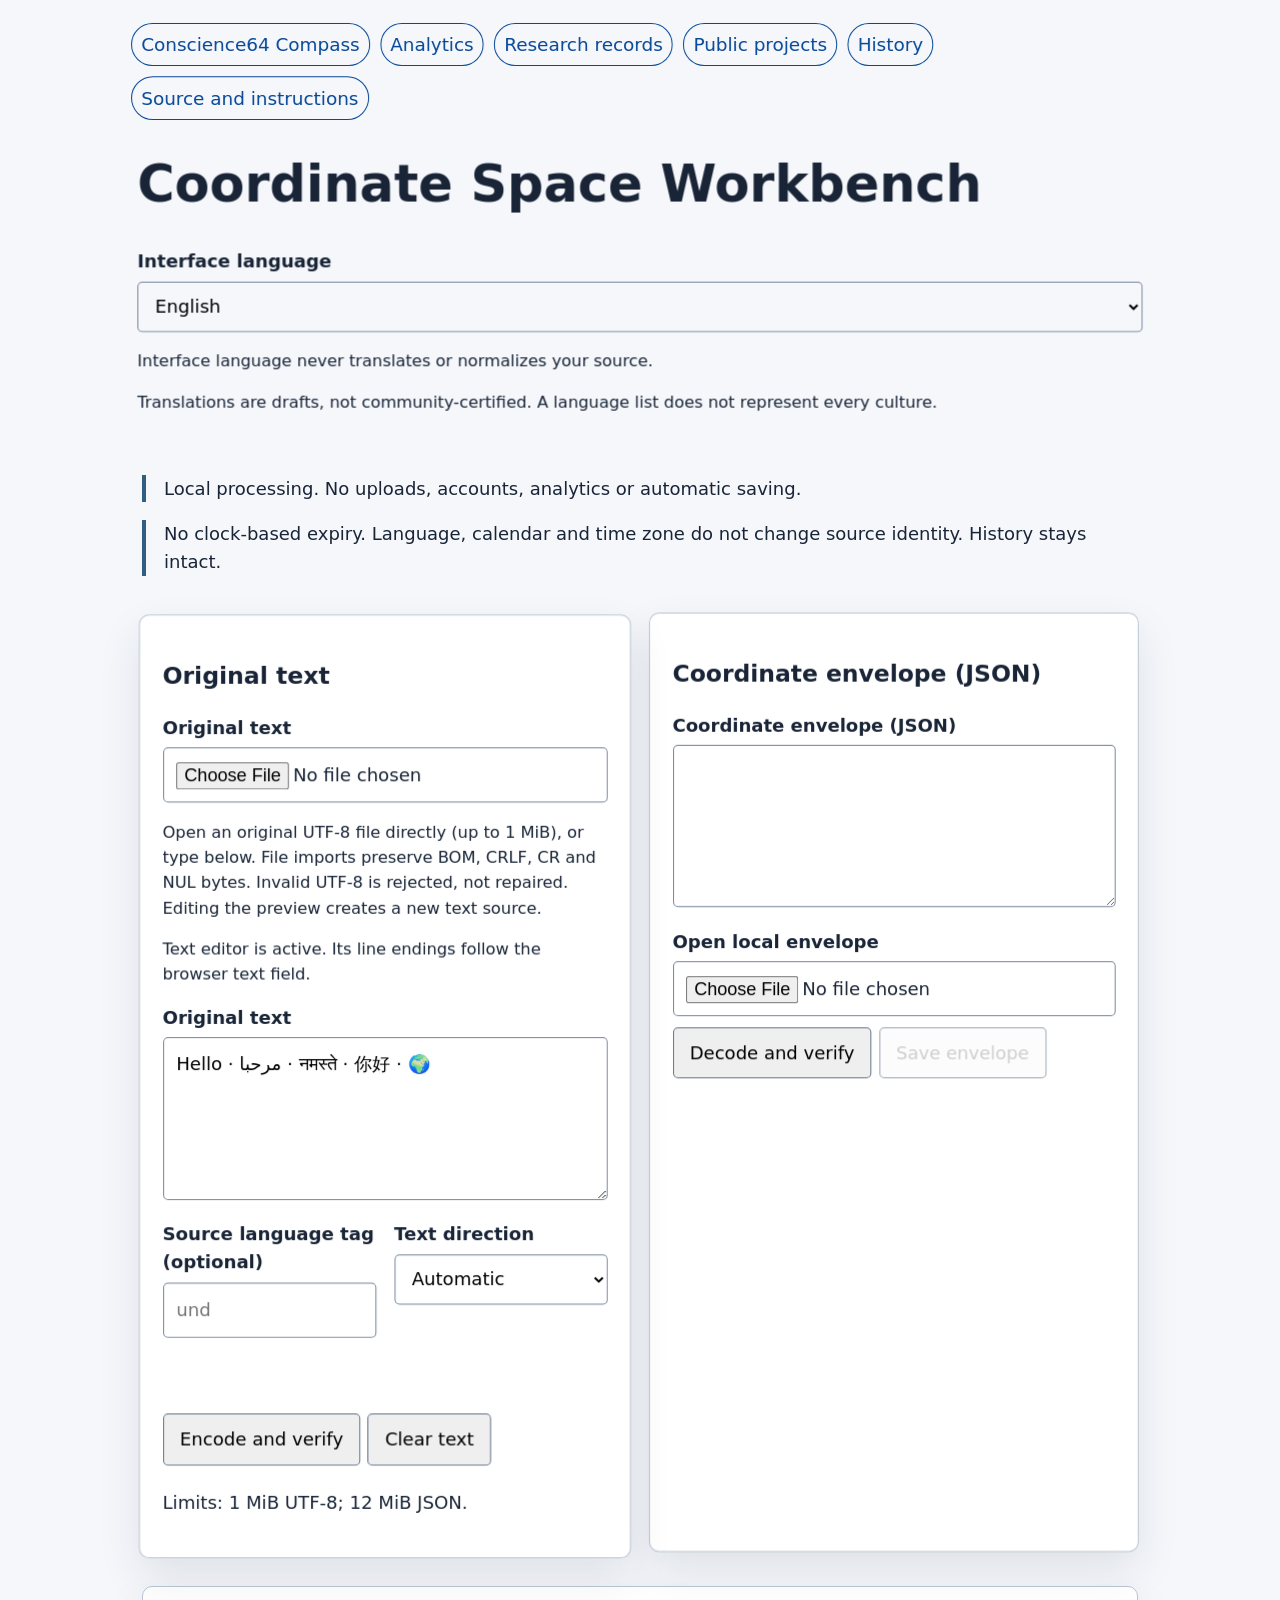
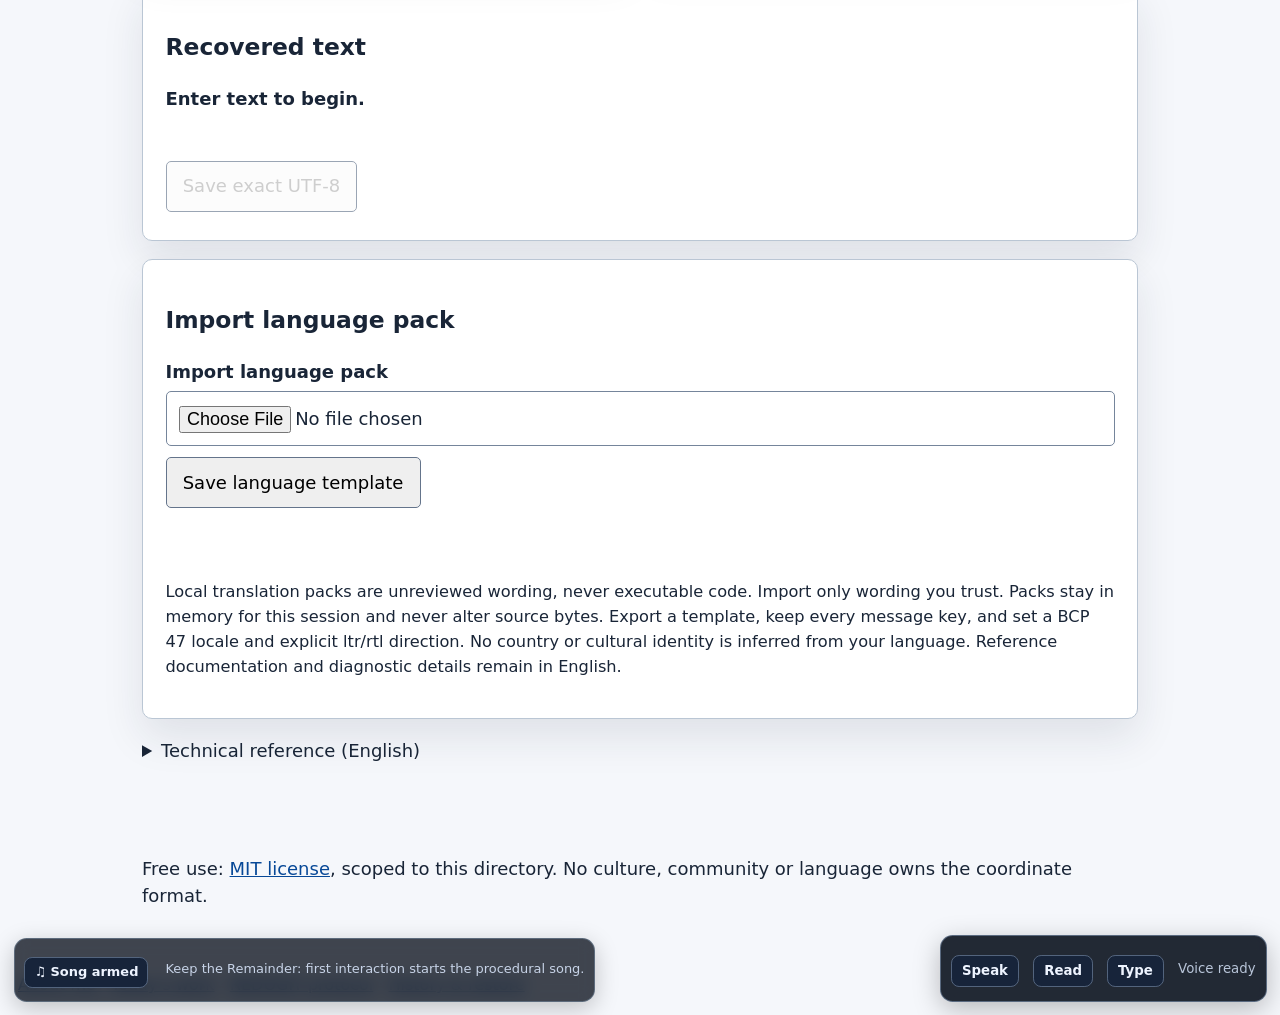
<file: conscience64/coordinate-space/index.html>
<!doctype html>
<html lang="en" dir="ltr">
<head>
<meta charset="utf-8"><meta name="viewport" content="width=device-width,initial-scale=1">
<meta name="color-scheme" content="light dark">
<meta http-equiv="Content-Security-Policy" content="default-src 'none'; script-src 'self'; style-src 'unsafe-inline'; connect-src 'none'; img-src 'none'; base-uri 'none'; form-action 'none'">
<title>Coordinate Space Workbench</title>
<style>
:root{font:18px/1.55 system-ui,sans-serif;color-scheme:light dark}*{box-sizing:border-box}html{perspective:1300px;perspective-origin:50% 8%}body{margin:0;background:#f5f7fb;color:#192537;transform-style:preserve-3d}main,header,footer{max-width:1050px;margin:auto;padding:1.5rem;transform-style:preserve-3d}header{padding-bottom:0;transform:translateZ(12px)}h1{font-size:clamp(1.8rem,4vw,2.8rem);line-height:1.15}h2{font-size:1.3rem}section{background:#fff;border:1px solid #bac6d4;border-radius:10px;padding:1.25rem;margin:1rem 0;box-shadow:0 18px 42px rgba(25,37,55,.10);transform-style:preserve-3d;transition:transform .18s ease,box-shadow .18s ease}section:focus-within{transform:translateZ(18px);box-shadow:0 26px 54px rgba(25,37,55,.16)}a{color:#074897}label{display:block;font-weight:650;margin:.7rem 0 .3rem}textarea,input,select{font:inherit;width:100%;max-width:100%;padding:.7rem;border:1px solid #75859b;border-radius:5px;background:inherit}textarea{min-height:9rem;resize:vertical}button{font:inherit;margin-block:.6rem .3rem;margin-inline:0 .4rem;padding:.6rem .9rem;cursor:pointer;border:1px solid #64748b;border-radius:5px;transition:transform .14s ease}button:hover,button:focus-visible{transform:translateZ(7px)}button:disabled{cursor:default;opacity:.65}:focus-visible{outline:3px solid #ae4b00;outline-offset:3px}pre,code{font-family:ui-monospace,monospace;white-space:pre-wrap;overflow-wrap:anywhere}pre{max-height:24rem;overflow:auto}p,li{overflow-wrap:anywhere}.notice{border-inline-start:4px solid #2d607e;padding-inline-start:1rem}.status{min-height:1.6rem;font-weight:600}.skip{position:absolute;inset-inline-start:0;inline-size:1px;block-size:1px;overflow:hidden;clip-path:inset(50%);white-space:nowrap}.skip:focus{inline-size:auto;block-size:auto;clip-path:none;white-space:normal;inset-inline-start:1rem;inset-block-start:1rem;padding:.5rem;background:#fff;color:#000;z-index:10}.grid{display:grid;grid-template-columns:1fr 1fr;gap:1rem;transform-style:preserve-3d}.grid>*{min-width:0}.grid>section:first-child{transform:translateZ(8px)}.grid>section:last-child{transform:translateZ(2px)}nav[aria-label="Project navigation"]{display:flex;gap:.55rem;flex-wrap:wrap;transform:translateZ(16px)}nav[aria-label="Project navigation"] a{padding:.35rem .5rem;border:1px solid currentColor;border-radius:999px;text-decoration:none}@media(max-width:720px){.grid{grid-template-columns:1fr}main,header,footer{padding:1rem}}@media(prefers-color-scheme:dark){body{background:#101720;color:#e4edf8}section{background:#172332;border-color:#748398;box-shadow:0 18px 42px rgba(0,0,0,.28)}a{color:#a8d1ff}:focus-visible{outline-color:#ffd08a}}@media(prefers-reduced-motion:reduce){section,button,header,nav,.grid>*{transition:none!important;transform:none!important}}@media(forced-colors:active){section,button,textarea{border:1px solid CanvasText;box-shadow:none}}
select{min-width:0}button{max-inline-size:100%}h1,h2,summary,button{overflow-wrap:anywhere}pre#recovered{font-family:inherit;unicode-bidi:plaintext}.technical{font-size:.9rem}#source-lang,#packet,#digest,#details{direction:ltr}#details{color:inherit}.source-options{display:grid;grid-template-columns:1fr 1fr;gap:1rem}.source-options>*{min-width:0}details{margin-block:1rem}summary{cursor:pointer}.language-note{font-size:.9rem}bdi{unicode-bidi:isolate}@media(max-width:500px){.source-options{grid-template-columns:1fr}}
</style>
<script src="../voice-anywhere.js" defer></script><script src="../research-song.js" defer></script>
<script src="sha256.js" defer></script><script src="codec.js" defer></script>
<script src="source_file.js" defer></script>
<script src="locales.js" defer></script><script src="i18n.js" defer></script><script src="ui.js" defer></script>
</head>
<body>
<a href="#main" class="skip" data-i18n="skip">Skip to workbench</a>
<header><nav aria-label="Project navigation" lang="en"><a href="../">Conscience64 Compass</a><a href="../analytics/">Analytics</a><a href="../research/projects/">Research records</a><a href="../play/" data-i18n="projects">Public projects</a><a href="../history/">History</a><a href="README.md" data-i18n="source">Source and instructions</a></nav><h1 data-i18n="title">Coordinate Space Workbench</h1>
<label for="language" data-i18n="language">Interface language</label><select id="language" dir="auto"></select>
<p class="language-note" data-i18n="langnote">Interface language never translates or normalizes your source.</p>
<p class="language-note" data-i18n="draft">Translations are drafts, not community-certified. A language list does not represent every culture.</p>
</header>
<main id="main">
<p class="notice" data-i18n="privacy">Local processing. No uploads, accounts, analytics or automatic saving.</p>
<p class="notice" data-i18n="timeless">No clock-based expiry. Language, calendar and time zone do not change source identity. History stays intact.</p>
<div class="grid">
<section aria-labelledby="input-heading"><h2 id="input-heading" data-i18n="sourceText">Original text</h2>
<label for="source-file" data-i18n="sourceText">Original text</label>
<input id="source-file" type="file" aria-describedby="source-file-help" accept=".txt,.md,.csv,.json,.jsonl,text/*">
<p id="source-file-help" class="technical" lang="en" dir="ltr">Open an original UTF-8 file directly (up to 1 MiB), or type below. File imports preserve BOM, CRLF, CR and NUL bytes. Invalid UTF-8 is rejected, not repaired. Editing the preview creates a new text source.</p>
<p id="source-origin" class="technical" lang="en" dir="ltr" role="status" aria-live="polite" data-mode="editor"></p>
<label for="text" data-i18n="sourceText">Original text</label><textarea id="text" lang="" dir="auto" spellcheck="false">Hello · مرحبا · नमस्ते · 你好 · 🌍</textarea>
<div class="source-options"><div><label for="source-lang" data-i18n="sourceLang">Source language tag (optional)</label><input id="source-lang" value="" placeholder="und" lang="en" dir="ltr" autocomplete="off" spellcheck="false"></div><div>
<label for="source-dir" data-i18n="sourceDir">Text direction</label><select id="source-dir"><option value="auto" data-i18n="auto">Automatic</option><option value="ltr" data-i18n="ltr">Left to right</option><option value="rtl" data-i18n="rtl">Right to left</option></select></div></div>
<p id="source-status" class="status" role="status" aria-live="polite"></p>
<button id="encode" type="button" data-i18n="encode">Encode and verify</button><button id="clear" type="button" data-i18n="clear">Clear text</button><p data-i18n="limits">Limits: 1 MiB UTF-8; 12 MiB JSON.</p></section>
<section aria-labelledby="packet-heading"><h2 id="packet-heading" data-i18n="packet">Coordinate envelope (JSON)</h2>
<label for="packet" data-i18n="packet">Coordinate envelope (JSON)</label><textarea id="packet" lang="en" dir="ltr" spellcheck="false"></textarea>
<label for="load" data-i18n="load">Open local envelope</label><input id="load" type="file" accept=".json,application/json">
<button id="decode" type="button" data-i18n="decode">Decode and verify</button><button id="savePacket" type="button" disabled data-i18n="savePacket">Save envelope</button></section>
</div>
<section aria-labelledby="output-heading"><h2 id="output-heading" data-i18n="recovered">Recovered text</h2>
<p id="status" class="status" role="status" aria-live="polite" data-state="idle">Enter text to begin.</p>
<div id="summary" tabindex="0" aria-label="Byte count and integrity digest" lang="en"></div>
<pre id="recovered" data-voice-read tabindex="0" dir="auto" lang="" aria-labelledby="output-heading"></pre>
<button id="saveText" type="button" disabled data-i18n="saveText">Save exact UTF-8</button>
<pre id="details" lang="en" dir="ltr" hidden></pre></section>
<section aria-labelledby="community-heading"><h2 id="community-heading" data-i18n="addLanguage">Import language pack</h2>
<label for="language-pack" data-i18n="addLanguage">Import language pack</label><input id="language-pack" type="file" accept=".json,application/json">
<button id="template" type="button" data-i18n="template">Save language template</button><p id="language-status" class="status" role="status" aria-live="polite"></p>
<p lang="en" dir="ltr" class="technical">Local translation packs are unreviewed wording, never executable code. Import only wording you trust. Packs stay in memory for this session and never alter source bytes. Export a template, keep every message key, and set a BCP 47 locale and explicit ltr/rtl direction. No country or cultural identity is inferred from your language. Reference documentation and diagnostic details remain in English.</p></section>
<details><summary data-i18n="notes">Technical reference (English)</summary><div lang="en" dir="ltr" class="technical">
<p>Six UTF-8 bytes per exact 48-bit integer, represented as Float64. Length, canonical padding and SHA-256 accompany the ordered coordinates. The exact-utf8-f64/v1 format is unchanged: old envelopes still decode. Machine numbers remain JSON numbers; localized digits are presentation only.</p>
<p>Locale switches never translate, normalize, transliterate, reorder or trim the source. Canonically equivalent Unicode spellings remain distinct byte sequences. Source language and direction are optional presentation hints, not inferred identity or archive metadata. They are not exported in the v1 envelope. Imported source language is unknown unless you supply it. Your device needs suitable fonts; Unicode transport alone is not support for every cultural practice or sign language.</p>
<p>Wall-clock date, timezone and calendar are not consulted by the codec. There is no timed session expiry or recency ranking. Sequence and historical dates inside your source remain exact; release chronology stays in manifests and Git history. This is clock-independent transport, not a claim to abolish physical time or guarantee indefinite software compatibility. A byte hash is not a signature, proof of truth, encryption or compression.</p>
<p>No private corpus, archived source payloads or historical ZIP capsules are included. Textareas normalize editor line endings. Original file and envelope imports retain authoritative bytes separately from their preview; recovered binary downloads preserve BOM, NUL, CR and CRLF. Editing the preview explicitly starts a new text source. A browser page is not protection against local extensions or other people using the device. Functional accessibility checks are not JAWS, NVDA or conformance certification.</p>
<p><a href="README.md">Release contract, offline use, provenance and tests</a> · <a href="CULTURE_TIME_CONTRACT.md">Language and time-independence contract</a></p>
</div></details>
<noscript><p lang="en">JavaScript is required for this workbench. The Python codec is available in the source package.</p></noscript>
</main><footer lang="en" dir="ltr"><p>Free use: <a href="LICENSE">MIT license</a>, scoped to this directory. No culture, community or language owns the coordinate format.</p></footer>
<nav data-redogit-update="2026-09-14" aria-label="REDOGIT updates" style="position:relative;padding:1rem;font:16px/1.5 system-ui;clear:both"><a href="../about/index.html#today">About me · Today’s work</a> · <a href="https://github.com/redogit/redogit/blob/main/REDOGIT.md">REDOGIT protocol</a> · <a href="../history/index.html?facet=coordinate-space-index">History &amp; restore</a></nav>
</body></html>
</file>
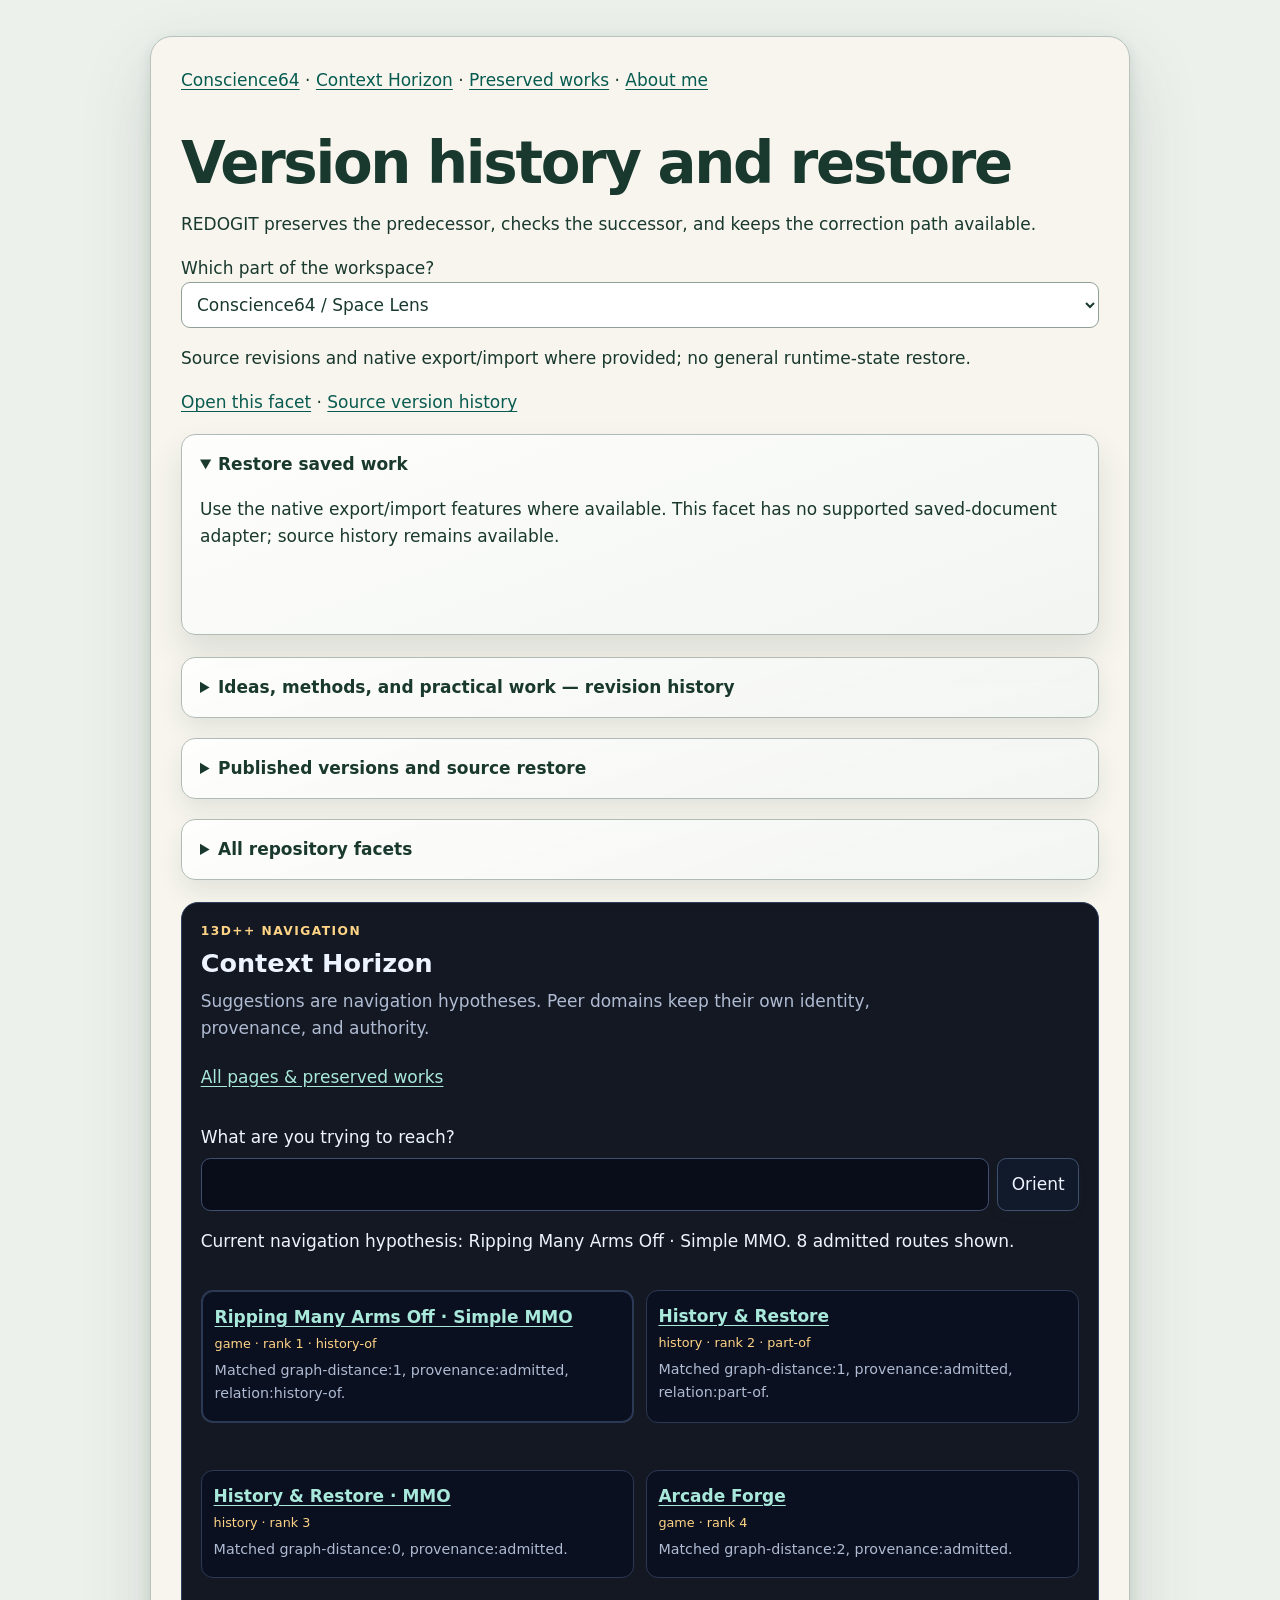
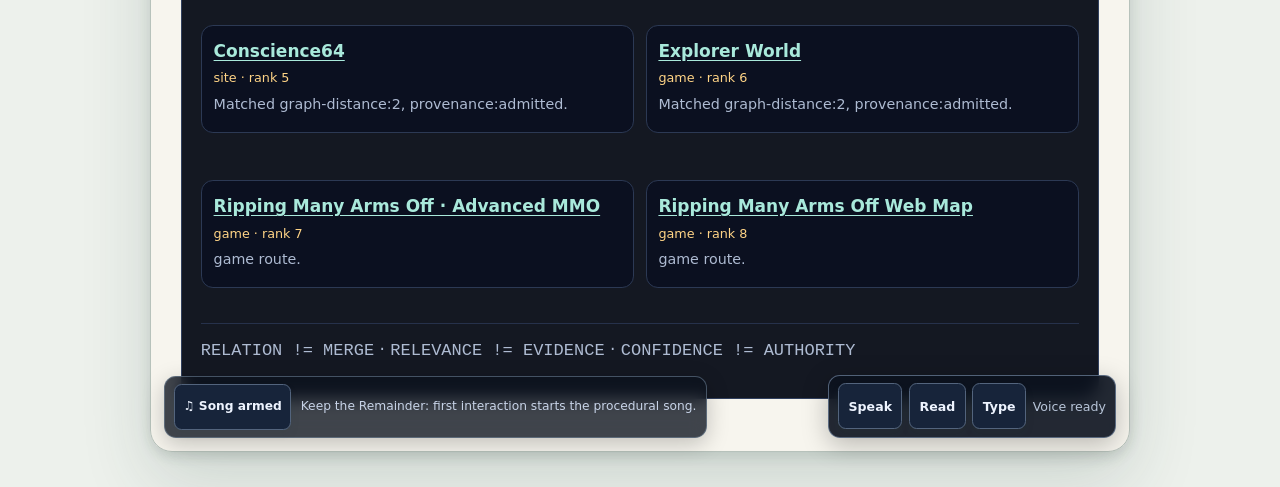
<file: conscience64/history/index.html>
<!doctype html><html lang="en"><meta charset="utf-8"><meta name="viewport" content="width=device-width"><title>REDOGIT · History and restore</title><style>:root{font:17px/1.6 system-ui;color:#19382e;background:#edf1ec;--paper:#f8f6ef;--line:#9caba3;--ink:#19382e;--accent:#075b50;--rust:#a83b28}*{box-sizing:border-box}html{background:linear-gradient(180deg,#e9efea,#f6f4ed 38%,#e7ece6)}body{max-width:980px;margin:36px auto;padding:30px;overflow-wrap:anywhere;background:rgba(248,246,239,.92);border:1px solid #b7c2bb;border-radius:22px;box-shadow:0 28px 70px rgba(34,62,53,.16),0 4px 14px rgba(34,62,53,.12);perspective:1200px}body>h1{font-size:clamp(2rem,5vw,3.4rem);line-height:1.05;letter-spacing:-.04em;margin-bottom:.5rem}a{color:var(--accent);text-underline-offset:.18em}button,input,select,textarea{font:inherit;min-height:46px;padding:9px 11px;max-width:100%;border:1px solid #91a19a;border-radius:9px;background:#fff;color:var(--ink)}button{cursor:pointer;background:linear-gradient(#fff,#edf2ee);box-shadow:0 5px 10px rgba(25,56,46,.09)}label{display:block;margin-top:16px}li{margin:18px 0}details{border:1px solid #afbbb4;border-radius:14px;margin-top:20px;padding:16px 18px;background:linear-gradient(160deg,rgba(255,255,255,.88),rgba(241,245,241,.92));box-shadow:0 12px 24px rgba(25,56,46,.09);transform:translateZ(0);transition:transform .18s ease,box-shadow .18s ease}details[open]{box-shadow:0 18px 34px rgba(25,56,46,.12);transform:translateY(-2px)}details details{margin-inline:8px;background:rgba(255,255,255,.72);box-shadow:0 7px 16px rgba(25,56,46,.07)}summary{cursor:pointer;font-weight:750}a:focus-visible,button:focus-visible,input:focus-visible,select:focus-visible,textarea:focus-visible,summary:focus-visible{outline:3px solid var(--rust);outline-offset:3px}.actions{display:flex;gap:10px;flex-wrap:wrap}small{display:block}#status{min-height:2em}input[type=checkbox]{min-height:0}table{border-collapse:separate;border-spacing:0;width:100%;background:#fff;border:1px solid #b7c2bb;border-radius:10px;overflow:hidden}td,th{text-align:left;padding:10px;border-bottom:1px solid #c4cec8}.actions>*{min-width:0;max-width:100%}input[type=file],select{width:100%}#records{padding-left:20px}#knowledge input:not([type=checkbox]),#knowledge textarea{width:100%}#knowledge p,#knowledge small{white-space:pre-wrap}#knowledge h3{font-size:1rem;margin-bottom:0}#knowledge-records{padding-left:20px}#knowledge-status{min-height:2em}@media(hover:hover) and (prefers-reduced-motion:no-preference){details:hover{transform:translateY(-3px) rotateX(.25deg);box-shadow:0 22px 40px rgba(25,56,46,.13)}button:hover{transform:translateY(-1px)}}@media(max-width:700px){body{margin:0;padding:20px;border-radius:0;border-inline:0}.actions{display:grid;grid-template-columns:1fr}}@media(prefers-reduced-motion:reduce){details,button{transition:none!important;transform:none!important}}@media(forced-colors:active){html,body,details,button,input,select,textarea,table{background:Canvas!important;color:CanvasText!important;box-shadow:none!important;border:1px solid CanvasText!important;transform:none!important}}</style><body><a href="../">Conscience64</a> · <a href="../navigation/context-horizon/">Context Horizon</a> · <a href="../navigation/context-horizon/WORK_INVENTORY.json">Preserved works</a> · <a href="../about/">About me</a><h1>Version history and restore</h1><p>REDOGIT preserves the predecessor, checks the successor, and keeps the correction path available.</p><label for="facet">Which part of the workspace?</label><select id="facet"></select><p id="scope"></p><p><a id="open">Open this facet</a> · <a id="commits">Source version history</a></p><details open><summary>Restore saved work</summary><p id="support"></p><div id="controls"><p>First use the app’s Save control or keep your search leads. Checkpoints contain saved data only; unsaved drafts, audio, permissions, API activity and other tabs are not captured. Nothing is uploaded. Exports contain readable, unencrypted data.</p><label for="label">Checkpoint label</label><input id="label" maxlength="120" placeholder="Before trying another approach"><div class="actions"><button id="capture">Create checkpoint</button><button id="export">Export history</button><label>Import history <input id="import" type="file" accept=".json,application/json"></label></div><label><input id="ready" type="checkbox">I have saved or exported any current unsaved work before restoring.</label><ul id="records"></ul></div><p id="status" role="status" aria-live="polite"></p></details><details id="knowledge"><summary>Ideas, methods, and practical work — revision history</summary>
<p>Start with the actual situation. Any subject or perspective can belong here; no list of disciplines limits the scope. Record the smallest sufficient repair and check its consequences.</p>
<p>Your records stay in this browser. Export to keep a copy or move devices. Exports are readable and unencrypted. Nothing here automatically publishes a claim or verifies its truth.</p>
<label for="knowledge-subject">Choose saved work or begin something new</label><select id="knowledge-subject"><option value="">New work</option></select>
<p id="knowledge-current"></p><form id="knowledge-form"><div id="knowledge-core"></div>
<details><summary>Evidence, relationships, and important contextual questions</summary><div id="knowledge-context"></div></details>
<div class="actions"><button type="submit">Save new revision</button><button type="button" id="knowledge-draft">Export current draft</button><button type="button" id="knowledge-reload">Reload saved work</button></div></form>
<p id="knowledge-status" role="status" aria-live="polite"></p>
<details><summary>Inspect and restore revisions</summary><p>Restoring creates a new revision and retains every later record. Recovered content needs renewed review: inspect later evidence, warnings, dependencies, and changed circumstances. To undo, restore the predecessor shown in the new revision.</p><label><input type="checkbox" id="knowledge-ready">I have saved or exported my current draft and understand that restoration requires renewed review.</label><p id="knowledge-count"></p><ol id="knowledge-records"></ol></details>
<details><summary>Export or import all knowledge history</summary><div class="actions"><button type="button" id="knowledge-export">Export all knowledge history</button><label>Import knowledge history <input id="knowledge-import" type="file" accept=".json,application/json"></label></div><p>Imports retain existing current revisions and merge intact history. Up to 200 revisions and 2 MB are retained, without automatic deletion. At capacity, export to an external archive; this version has no pruning control.</p></details>
<p><a href="RESTORE.md#ideas-methods-and-practical-work">How knowledge restoration works</a></p></details><details><summary>Published versions and source restore</summary><ul id="releases"></ul><p>A code restore creates a new reviewed successor; it does not rewrite history or roll back browser data. <a href="RESTORE.md">Exact restore procedure</a> · <a href="https://github.com/redogit/redogit/blob/main/REDOGIT.md">Existing REDOGIT protocol</a></p></details><details><summary>All repository facets</summary><ul id="repos"></ul><p>One additional repository remains private and is represented only by that fact. No private identity or contents are exposed.</p></details><script type="module" src="app.mjs"></script><script type="module" src="knowledge.mjs"></script><script type="module" src="../navigation/context-horizon/page-adapter.mjs"></script></body></html>
</file>
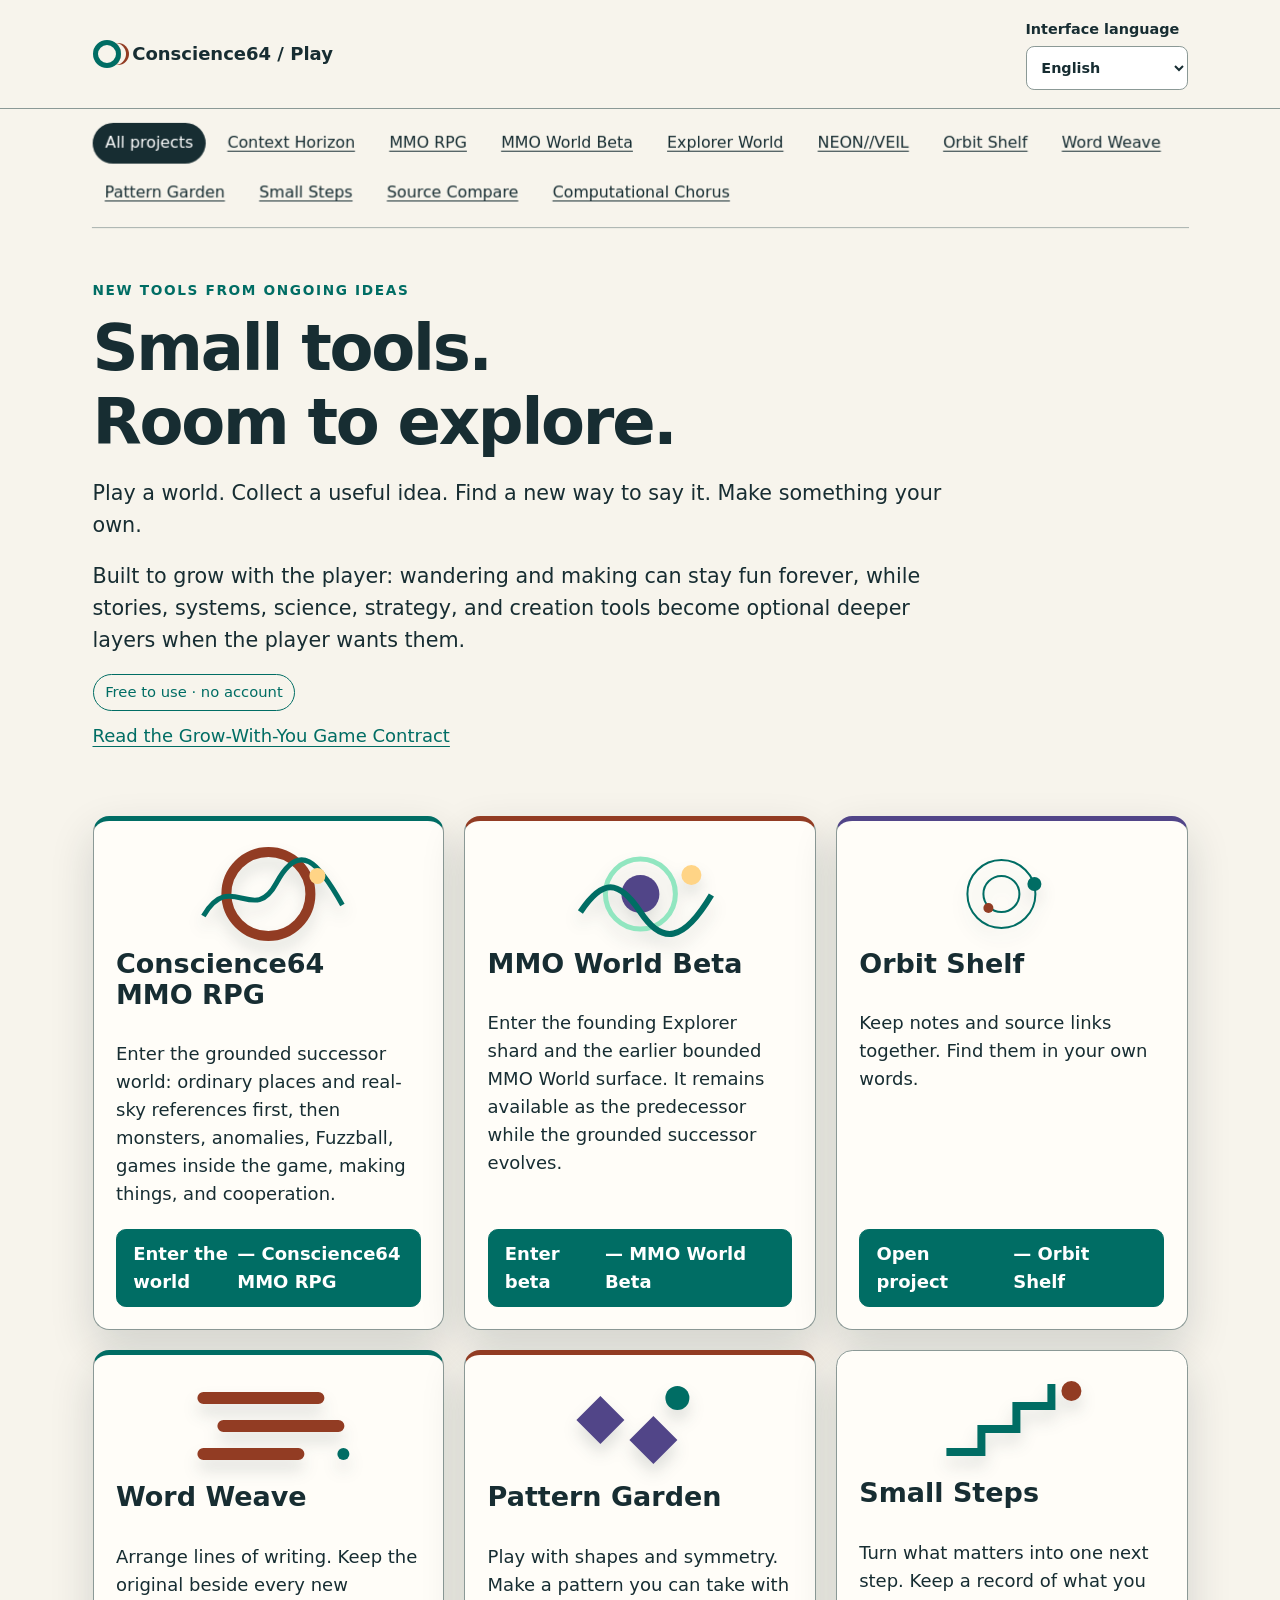
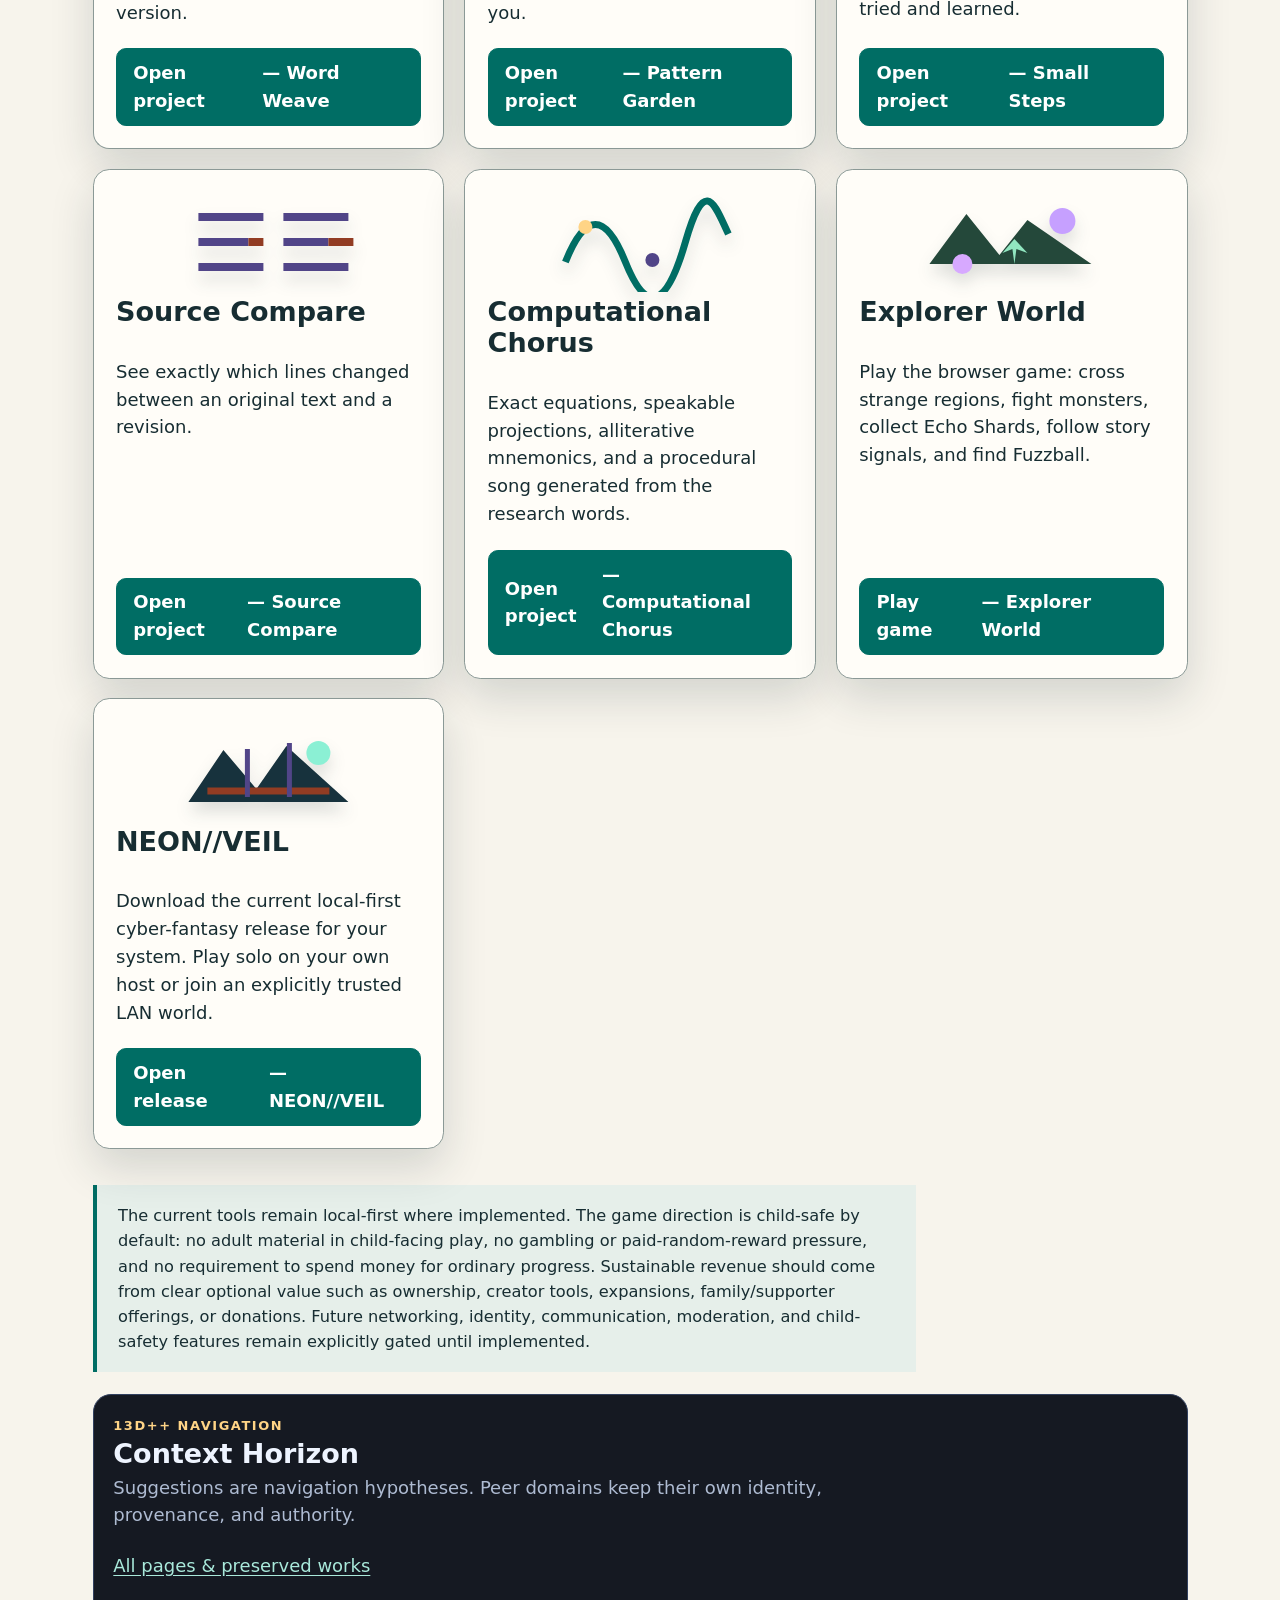
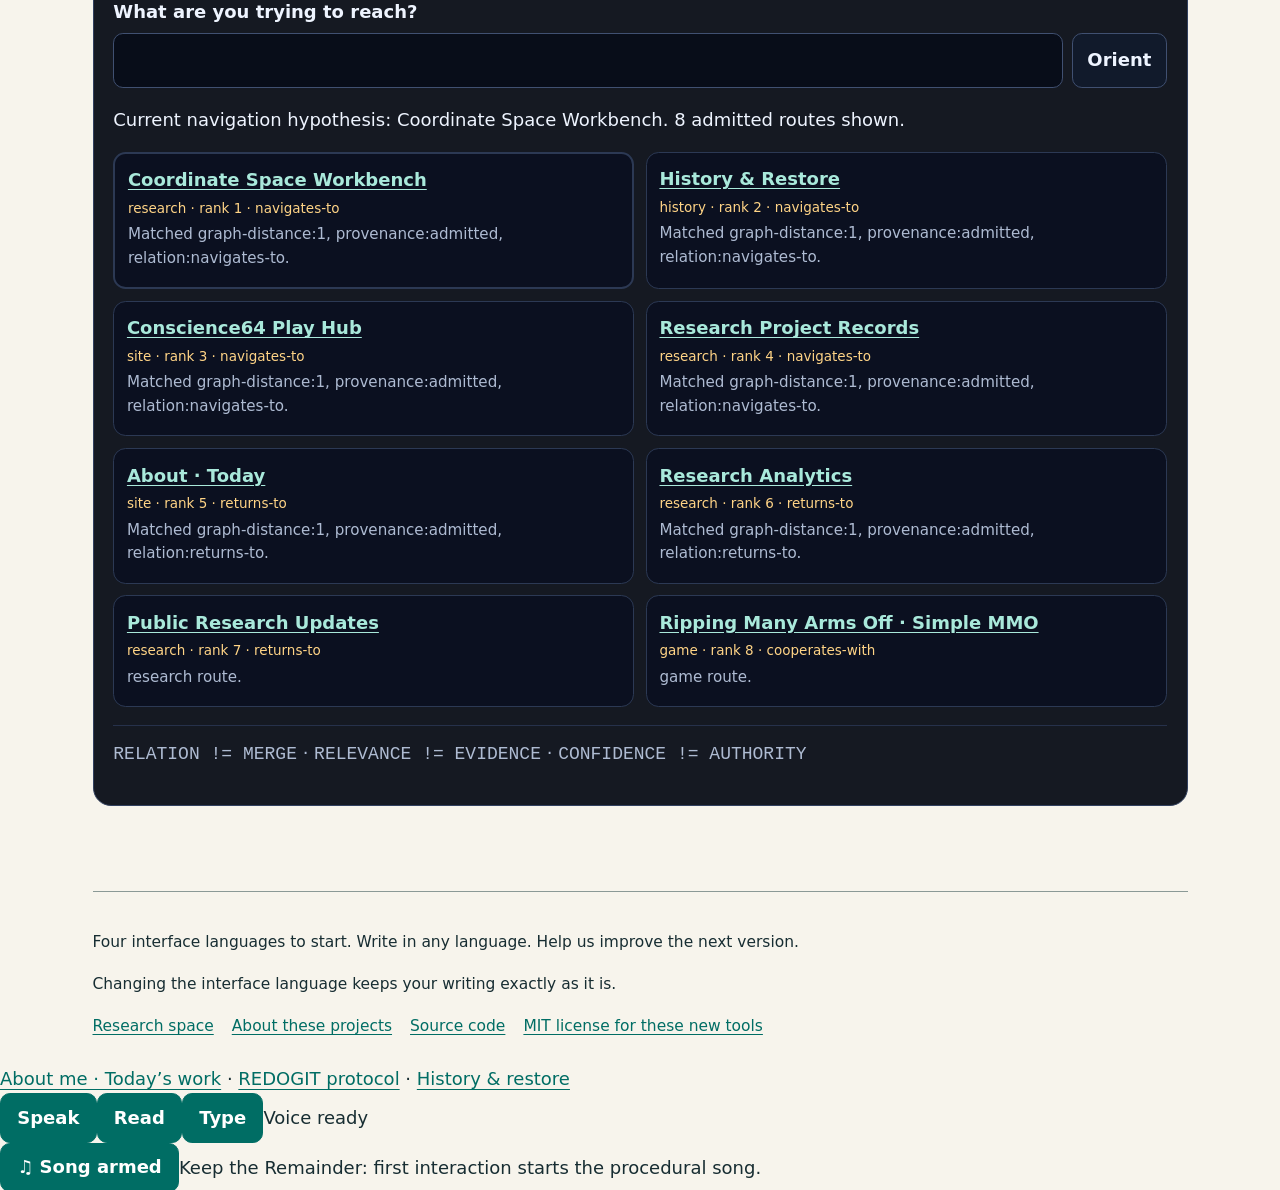
<file: conscience64/play/index.html>
<!doctype html>
<html lang="en" dir="ltr"><head><meta charset="utf-8"><meta name="viewport" content="width=device-width,initial-scale=1"><meta name="referrer" content="no-referrer"><meta http-equiv="Content-Security-Policy" content="default-src 'self'; script-src 'self'; style-src 'self'; img-src 'self' data:; connect-src 'none'; object-src 'none'; base-uri 'none'; form-action 'none'"><meta name="description" content="Conscience64 games and creative tools built to stay playful as a player grows: exploration first, optional deeper systems later, child-safe defaults, and no gambling-pressure design."><title>Play and grow · Conscience64</title><link rel="stylesheet" href="./assets/style.css"></head>
<body data-app="home"><a class="skip" href="#main" data-i18n="skip">Skip to content</a><header><div class="shell topbar"><a class="brand" data-project-link href="./"><span class="brand-mark" aria-hidden="true"></span>Conscience64 / Play</a><label class="language" for="language"><span data-i18n="language">Interface language</span><select id="language"><option value="en" lang="en">English</option><option value="es" lang="es">Español</option><option value="fr" lang="fr">Français</option><option value="ar" lang="ar" dir="rtl">العربية</option></select></label></div></header>
<div class="shell"><nav class="nav" aria-label="All projects" data-i18n-label="home"><a data-project-link href="./" aria-current="page" data-i18n="home">All projects</a><a href="../navigation/context-horizon/">Context Horizon</a><a href="./mmo/simple/">MMO RPG</a><a href="./mmo-world/">MMO World Beta</a><a href="./explorer-world/">Explorer World</a><a href="./neon-veil/">NEON//VEIL</a><a data-project-link href="./orbit/" data-i18n="orbit">Orbit Shelf</a><a data-project-link href="./weave/" data-i18n="weave">Word Weave</a><a data-project-link href="./garden/" data-i18n="garden">Pattern Garden</a><a data-project-link href="./steps/" data-i18n="steps">Small Steps</a><a data-project-link href="./compare/" data-i18n="compare">Source Compare</a><a href="./computational-chorus/">Computational Chorus</a></nav>
<main id="main" tabindex="-1"><div class="hero"><div class="eyebrow" data-i18n="newTools">New tools from ongoing ideas</div><h1 data-i18n="heading">Small tools. Room to explore.</h1><p class="intro">Play a world. Collect a useful idea. Find a new way to say it. Make something your own.</p><p class="intro">Built to grow with the player: wandering and making can stay fun forever, while stories, systems, science, strategy, and creation tools become optional deeper layers when the player wants them.</p><span class="badge" data-i18n="free">Free to use · no account</span><p><a href="./GROW_WITH_YOU_GAME_CONTRACT.md">Read the Grow-With-You Game Contract</a></p></div><noscript><p data-i18n="noScript">These tools need JavaScript. Nothing is saved automatically.</p></noscript><div class="cards">
<article class="card"><svg class="card-art" viewBox="0 0 200 100" aria-hidden="true" focusable="false"><circle cx="100" cy="50" r="42" fill="none" stroke="#923c23" stroke-width="10"/><path d="M35 72C62 25 85 82 108 39S150 18 174 61" fill="none" stroke="currentColor" stroke-width="5"/><circle cx="149" cy="32" r="8" fill="#ffd486"/></svg><h2>Conscience64 MMO RPG</h2><p>Enter the grounded successor world: ordinary places and real-sky references first, then monsters, anomalies, Fuzzball, games inside the game, making things, and cooperation.</p><a class="button" href="./mmo/simple/"><span>Enter the world</span><span class="sr-only"> — Conscience64 MMO RPG</span></a></article>
<article class="card"><svg class="card-art" viewBox="0 0 200 100" aria-hidden="true" focusable="false"><circle cx="100" cy="50" r="35" fill="none" stroke="#91e6c0" stroke-width="5"/><circle cx="100" cy="50" r="19" fill="#514588"/><circle cx="151" cy="31" r="10" fill="#ffd486"/><path d="M40 68C62 35 78 35 100 68S143 98 171 51" fill="none" stroke="#006d64" stroke-width="6"/></svg><h2>MMO World Beta</h2><p>Enter the founding Explorer shard and the earlier bounded MMO World surface. It remains available as the predecessor while the grounded successor evolves.</p><a class="button" href="./mmo-world/"><span>Enter beta</span><span class="sr-only"> — MMO World Beta</span></a></article>
<article class="card"><svg class="card-art" viewBox="0 0 200 100" aria-hidden="true" focusable="false"><circle cx="90" cy="50" r="34" fill="none" stroke="currentColor" stroke-width="2"/><circle cx="90" cy="50" r="18" fill="none" stroke="currentColor" stroke-width="2"/><circle cx="123" cy="40" r="7" fill="currentColor"/><circle cx="77" cy="64" r="5" fill="#923c23"/></svg><h2 data-i18n="orbit">Orbit Shelf</h2><p data-i18n="orbitDesc">Keep notes and source links together. Find them in your own words.</p><a class="button" data-project-link href="./orbit/"><span data-i18n="open">Open project</span><span class="sr-only"> — Orbit Shelf</span></a></article>
<article class="card"><svg class="card-art" viewBox="0 0 200 100" aria-hidden="true" focusable="false"><path d="M35 20H150M55 48H170M35 76H130" stroke="#923c23" stroke-width="12" stroke-linecap="round"/><circle cx="175" cy="76" r="6" fill="#006d64"/></svg><h2 data-i18n="weave">Word Weave</h2><p data-i18n="weaveDesc">Arrange lines of writing. Keep the original beside every new version.</p><a class="button" data-project-link href="./weave/"><span data-i18n="open">Open project</span><span class="sr-only"> — Word Weave</span></a></article>
<article class="card"><svg class="card-art" viewBox="0 0 200 100" aria-hidden="true" focusable="false"><path d="M60 18L84 42L60 66L36 42ZM113 38L137 62L113 86L89 62Z" fill="#514588"/><circle cx="137" cy="20" r="12" fill="#006d64"/></svg><h2 data-i18n="garden">Pattern Garden</h2><p data-i18n="gardenDesc">Play with shapes and symmetry. Make a pattern you can take with you.</p><a class="button" data-project-link href="./garden/"><span data-i18n="open">Open project</span><span class="sr-only"> — Pattern Garden</span></a></article>
<article class="card"><svg class="card-art" viewBox="0 0 200 100" aria-hidden="true" focusable="false"><path d="M35 78H70V55H105V32H140V10" fill="none" stroke="#006d64" stroke-width="8"/><circle cx="160" cy="17" r="10" fill="#923c23"/></svg><h2 data-i18n="steps">Small Steps</h2><p data-i18n="stepsDesc">Turn what matters into one next step. Keep a record of what you tried and learned.</p><a class="button" data-project-link href="./steps/"><span data-i18n="open">Open project</span><span> — Small Steps</span></a></article>
<article class="card"><svg class="card-art" viewBox="0 0 200 100" aria-hidden="true" focusable="false"><path d="M30 25H95M30 50H80M30 75H95M115 25H180M115 50H160M115 75H180" stroke="#514588" stroke-width="8"/><path d="M80 50H95M160 50H185" stroke="#923c23" stroke-width="8"/></svg><h2 data-i18n="compare">Source Compare</h2><p data-i18n="compareDesc">See exactly which lines changed between an original text and a revision.</p><a class="button" data-project-link href="./compare/"><span data-i18n="open">Open project</span><span> — Source Compare</span></a></article>
<article class="card"><svg class="card-art" viewBox="0 0 200 100" aria-hidden="true" focusable="false"><path d="M25 70C45 20 65 20 85 70S125 120 145 50 175 15 188 42" fill="none" stroke="#006d64" stroke-width="7"/><circle cx="45" cy="35" r="7" fill="#ffd486"/><circle cx="112" cy="68" r="7" fill="#514588"/></svg><h2>Computational Chorus</h2><p>Exact equations, speakable projections, alliterative mnemonics, and a procedural song generated from the research words.</p><a class="button" href="./computational-chorus/"><span>Open project</span><span class="sr-only"> — Computational Chorus</span></a></article>
<article class="card"><svg class="card-art" viewBox="0 0 200 100" aria-hidden="true" focusable="false"><path d="M18 72L55 22L88 63L116 28L180 72Z" fill="#24483a"/><circle cx="151" cy="29" r="13" fill="#c6a0ff"/><path d="M91 61L103 47L116 61L105 57L103 72L101 57Z" fill="#91e6c0"/><circle cx="51" cy="72" r="10" fill="#d7a9ff"/></svg><h2>Explorer World</h2><p>Play the browser game: cross strange regions, fight monsters, collect Echo Shards, follow story signals, and find Fuzzball.</p><a class="button" href="./explorer-world/"><span>Play game</span><span class="sr-only"> — Explorer World</span></a></article>
<article class="card"><svg class="card-art" viewBox="0 0 200 100" aria-hidden="true" focusable="false"><path d="M20 80L55 28L88 67L118 24L180 80Z" fill="#17323d"/><circle cx="150" cy="31" r="12" fill="#8bf0d4"/><path d="M39 69H161" stroke="#923c23" stroke-width="7"/><path d="M79 27V75M121 21V75" stroke="#514588" stroke-width="5"/></svg><h2>NEON//VEIL</h2><p>Download the current local-first cyber-fantasy release for your system. Play solo on your own host or join an explicitly trusted LAN world.</p><a class="button" href="./neon-veil/"><span>Open release</span><span class="sr-only"> — NEON//VEIL</span></a></article>
</div><p class="privacy">The current tools remain local-first where implemented. The game direction is child-safe by default: no adult material in child-facing play, no gambling or paid-random-reward pressure, and no requirement to spend money for ordinary progress. Sustainable revenue should come from clear optional value such as ownership, creator tools, expansions, family/supporter offerings, or donations. Future networking, identity, communication, moderation, and child-safety features remain explicitly gated until implemented.</p></main>
<footer class="footer"><p data-i18n="supported">Four interface languages to start. Write in any language. Help us improve the next version.</p><p data-i18n="languageNote">Changing the interface language keeps your writing exactly as it is.</p><div class="footer-links"><a href="./../" data-i18n="research">Research space</a><a href="https://github.com/redogit/conscience64/blob/main/play/README.md" data-i18n="about">About these projects</a><a href="https://github.com/redogit/conscience64/tree/main/play" data-i18n="sourceCode">Source code</a><a href="https://github.com/redogit/conscience64/blob/main/play/LICENSE" data-i18n="licenses">MIT license for these new tools</a></div></footer></div><script type="module" src="./assets/app.mjs"></script><script type="module" src="../navigation/context-horizon/page-adapter.mjs"></script><nav data-redogit-update="2026-09-14" aria-label="REDOGIT updates" style="position:relative;padding:1rem;font:16px/1.5 system-ui;clear:both"><a href="../about/index.html#today">About me · Today’s work</a> · <a href="https://github.com/redogit/redogit/blob/main/REDOGIT.md">REDOGIT protocol</a> · <a href="../history/index.html?facet=play-index">History &amp; restore</a></nav>
</body></html>
</file>
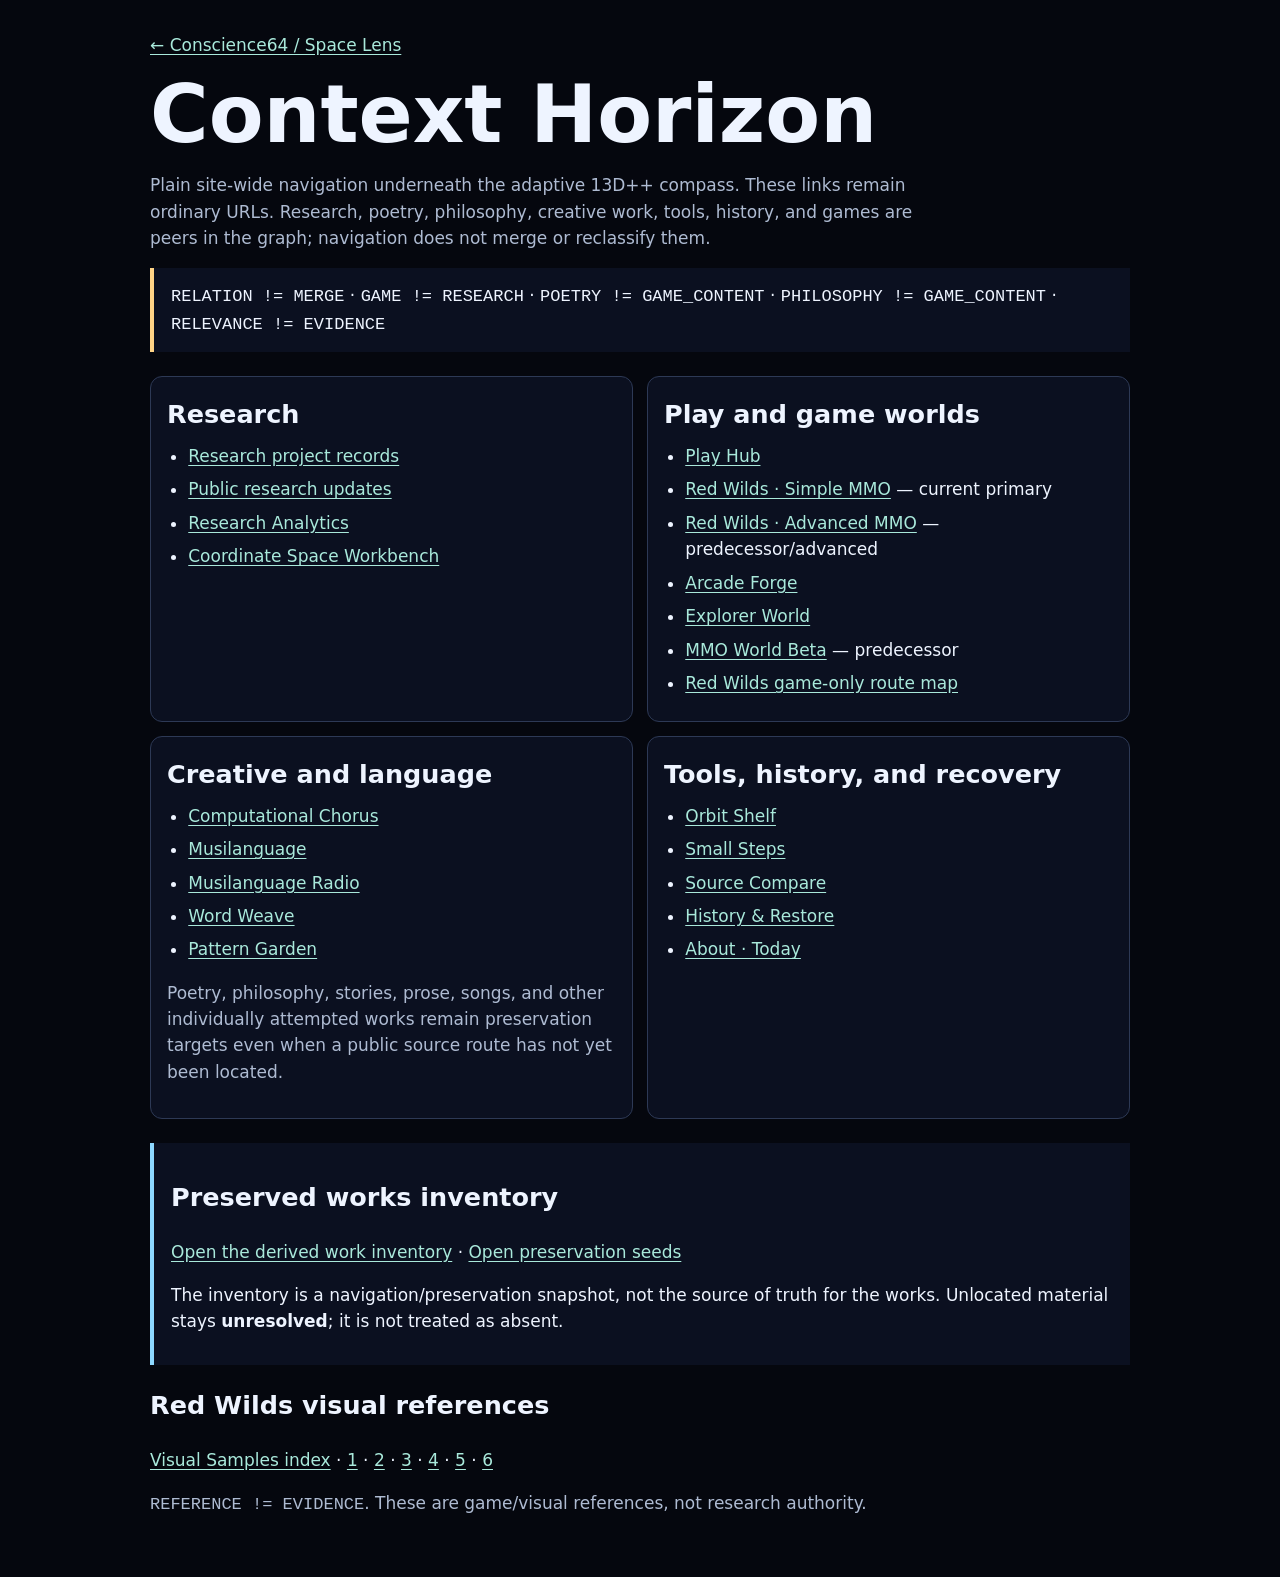
<file: conscience64/navigation/context-horizon/index.html>
<!doctype html>
<html lang="en"><head><meta charset="utf-8"><meta name="viewport" content="width=device-width,initial-scale=1"><title>Context Horizon · All pages and preserved works</title><style>:root{color-scheme:dark;font:17px/1.55 system-ui,sans-serif}body{margin:0;background:#05070e;color:#eef4ff}main{width:min(980px,calc(100% - 28px));margin:32px auto 64px}a{color:#a9e9db;text-underline-offset:.18em}a:focus-visible{outline:3px solid #ffd486;outline-offset:3px}h1{font-size:clamp(2rem,7vw,4.7rem);line-height:1;margin:.25rem 0}.lead,.note{color:#aebbd2;max-width:72ch}.domains{display:grid;grid-template-columns:repeat(2,minmax(0,1fr));gap:14px;margin:24px 0}.domain{border:1px solid #2d3955;border-radius:12px;padding:16px;background:#0b1020}.domain h2{margin:.1rem 0 .5rem}.domain ul{margin:.5rem 0;padding-left:1.25rem}.domain li{margin:.42rem 0}.boundary{border-left:4px solid #ffd486;padding:.8rem 1rem;background:#0b1020}.unresolved{border-left-color:#8dd8ff}@media(max-width:700px){.domains{grid-template-columns:1fr}}@media(forced-colors:active){.domain,.boundary{border:1px solid CanvasText}}@media(prefers-reduced-motion:reduce){*{scroll-behavior:auto!important}}</style></head><body><main><p><a href="../../">← Conscience64 / Space Lens</a></p><h1>Context Horizon</h1><p class="lead">Plain site-wide navigation underneath the adaptive 13D++ compass. These links remain ordinary URLs. Research, poetry, philosophy, creative work, tools, history, and games are peers in the graph; navigation does not merge or reclassify them.</p><p class="boundary"><code>RELATION != MERGE</code> · <code>GAME != RESEARCH</code> · <code>POETRY != GAME_CONTENT</code> · <code>PHILOSOPHY != GAME_CONTENT</code> · <code>RELEVANCE != EVIDENCE</code></p><div class="domains"><section class="domain"><h2>Research</h2><ul><li><a href="../../research/projects/">Research project records</a></li><li><a href="../../research/projects/public-updates/">Public research updates</a></li><li><a href="../../analytics/">Research Analytics</a></li><li><a href="../../coordinate-space/">Coordinate Space Workbench</a></li></ul></section><section class="domain"><h2>Play and game worlds</h2><ul><li><a href="../../play/">Play Hub</a></li><li><a href="../../play/mmo/simple/">Red Wilds · Simple MMO</a> — current primary</li><li><a href="../../play/mmo/">Red Wilds · Advanced MMO</a> — predecessor/advanced</li><li><a href="../../play/mmo/forge.html">Arcade Forge</a></li><li><a href="../../play/explorer-world/">Explorer World</a></li><li><a href="../../play/mmo-world/">MMO World Beta</a> — predecessor</li><li><a href="../../play/mmo/web-links.html">Red Wilds game-only route map</a></li></ul></section><section class="domain"><h2>Creative and language</h2><ul><li><a href="../../play/computational-chorus/">Computational Chorus</a></li><li><a href="../../play/musilanguage/">Musilanguage</a></li><li><a href="../../play/musilanguage/radio.html">Musilanguage Radio</a></li><li><a href="../../play/weave/">Word Weave</a></li><li><a href="../../play/garden/">Pattern Garden</a></li></ul><p class="note">Poetry, philosophy, stories, prose, songs, and other individually attempted works remain preservation targets even when a public source route has not yet been located.</p></section><section class="domain"><h2>Tools, history, and recovery</h2><ul><li><a href="../../play/orbit/">Orbit Shelf</a></li><li><a href="../../play/steps/">Small Steps</a></li><li><a href="../../play/compare/">Source Compare</a></li><li><a href="../../history/">History &amp; Restore</a></li><li><a href="../../about/index.html#today">About · Today</a></li></ul></section></div><section class="boundary unresolved"><h2>Preserved works inventory</h2><p><a href="./WORK_INVENTORY.json">Open the derived work inventory</a> · <a href="./preservation-seeds.json">Open preservation seeds</a></p><p>The inventory is a navigation/preservation snapshot, not the source of truth for the works. Unlocated material stays <strong>unresolved</strong>; it is not treated as absent.</p></section><section><h2>Red Wilds visual references</h2><p><a href="../../play/mmo/simple/visual-samples/">Visual Samples index</a> · <a href="../../play/mmo/simple/visual-samples/page-1.html">1</a> · <a href="../../play/mmo/simple/visual-samples/page-2.html">2</a> · <a href="../../play/mmo/simple/visual-samples/page-3.html">3</a> · <a href="../../play/mmo/simple/visual-samples/page-4.html">4</a> · <a href="../../play/mmo/simple/visual-samples/page-5.html">5</a> · <a href="../../play/mmo/simple/visual-samples/page-6.html">6</a></p><p class="note"><code>REFERENCE != EVIDENCE</code>. These are game/visual references, not research authority.</p></section></main></body></html>
</file>
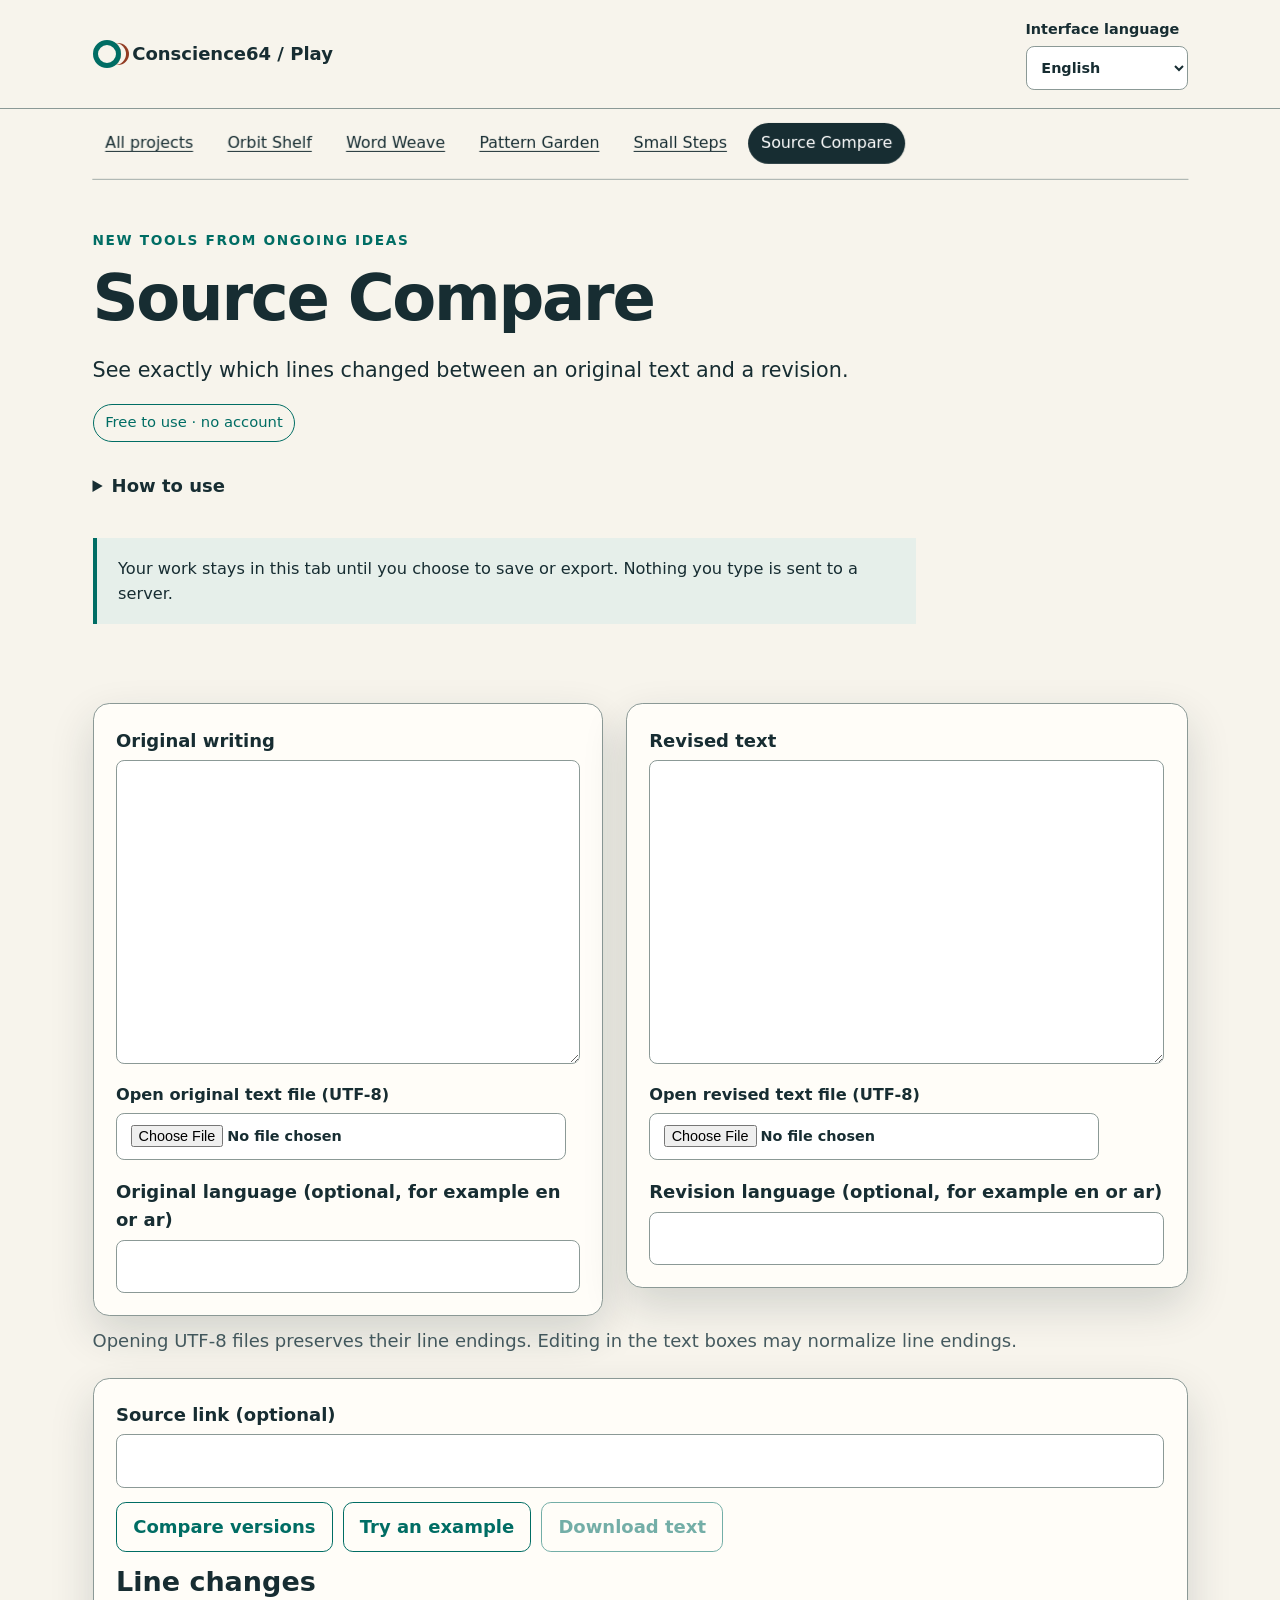
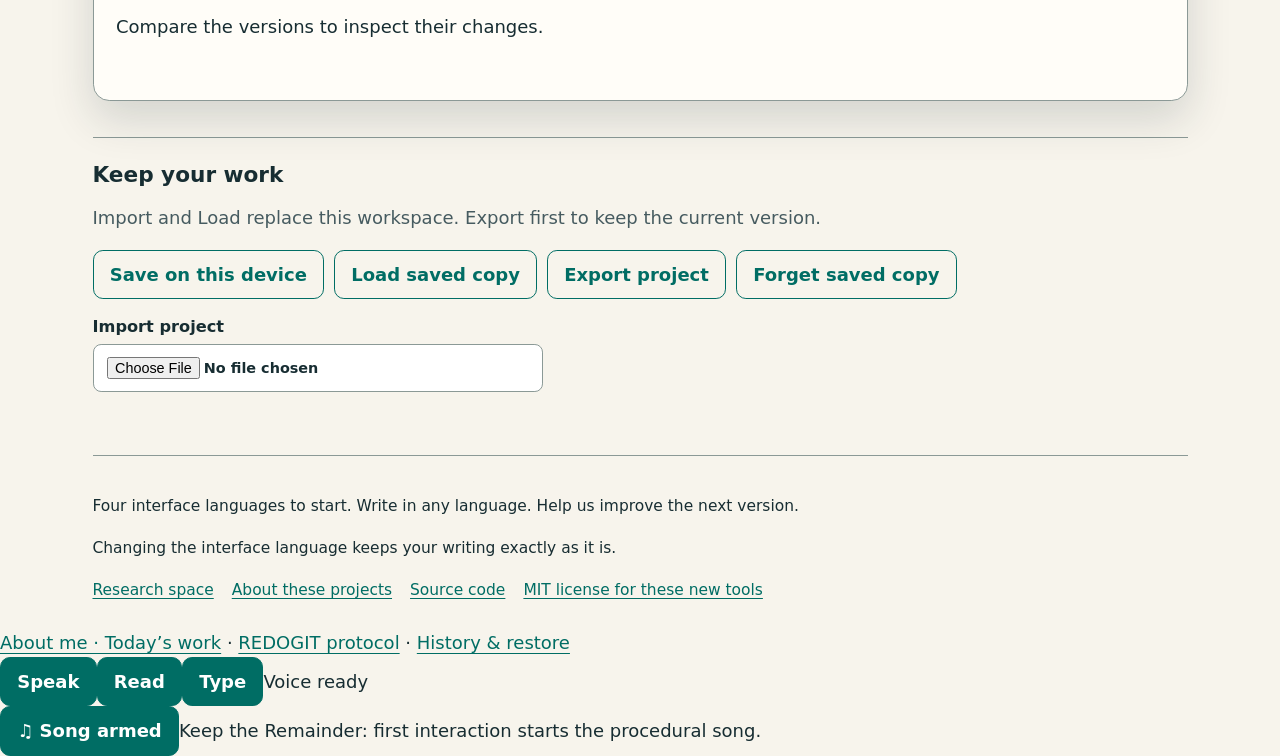
<file: conscience64/play/compare/index.html>
<!doctype html>
<html lang="en" dir="ltr"><head><meta charset="utf-8"><meta name="viewport" content="width=device-width,initial-scale=1"><meta name="referrer" content="no-referrer"><meta http-equiv="Content-Security-Policy" content="default-src 'self'; script-src 'self'; style-src 'self'; img-src 'self' data:; connect-src 'none'; object-src 'none'; base-uri 'none'; form-action 'none'"><meta name="description" content="See exactly which lines changed between an original text and a revision."><title>Source Compare · Conscience64</title><link rel="stylesheet" href="../assets/style.css"></head>
<body data-app="compare"><a class="skip" href="#main" data-i18n="skip">Skip to content</a><header><div class="shell topbar"><a class="brand" data-project-link href="../"><span class="brand-mark" aria-hidden="true"></span>Conscience64 / Play</a><label class="language" for="language"><span data-i18n="language">Interface language</span><select id="language"><option value="en" lang="en">English</option><option value="es" lang="es">Español</option><option value="fr" lang="fr">Français</option><option value="ar" lang="ar" dir="rtl">العربية</option></select></label></div></header>
<div class="shell"><nav class="nav" aria-label="All projects" data-i18n-label="home"><a data-project-link href="../"  data-i18n="home">All projects</a><a data-project-link href="../orbit/"  data-i18n="orbit">Orbit Shelf</a><a data-project-link href="../weave/"  data-i18n="weave">Word Weave</a><a data-project-link href="../garden/"  data-i18n="garden">Pattern Garden</a><a data-project-link href="../steps/"  data-i18n="steps">Small Steps</a><a data-project-link href="../compare/" aria-current="page" data-i18n="compare">Source Compare</a></nav>
<main id="main" tabindex="-1"><div class="hero"><div class="eyebrow" data-i18n="newTools">New tools from ongoing ideas</div><h1 data-i18n="compare">Source Compare</h1><p class="intro" data-i18n="compareDesc">See exactly which lines changed between an original text and a revision.</p><span class="badge" data-i18n="free">Free to use · no account</span></div><noscript><p data-i18n="noScript">These tools need JavaScript. Nothing is saved automatically.</p></noscript><details class="help"><summary data-i18n="help">How to use</summary><p id="compare-help" data-i18n="compareHelp">Paste two versions, then compare their lines. Spaces, punctuation, and Unicode differences count. Up to 300 lines and 20,000 characters per version. Line-ending differences are reported separately. This does not judge meaning or translation quality.</p></details><p class="privacy" data-i18n="privacy">Your work stays in this tab until you choose to save or export. Nothing you type is sent to a server.</p><p id="status" class="status" role="status" aria-live="polite" aria-atomic="true"></p><div id="workspace"><div class="work"><section class="panel stack"><label for="compare-original"><span data-i18n="original">Original writing</span><textarea id="compare-original" dir="auto" lang="" maxlength="20000" rows="10"></textarea></label><label for="file-original" class="file-label"><span data-i18n="openOriginal">Open original text file (UTF-8)</span><input type="file" id="file-original" accept=".txt,.md,.csv,.json,text/plain"></label><label for="compare-originalLanguage"><span data-i18n="originalLanguage">Original language (optional, for example en or ar)</span><input id="compare-originalLanguage" dir="auto" lang="" maxlength="80" spellcheck="false" autocapitalize="off"></label></section><section class="panel stack"><label for="compare-revision"><span data-i18n="revision">Revised text</span><textarea id="compare-revision" dir="auto" lang="" maxlength="20000" rows="10"></textarea></label><label for="file-revision" class="file-label"><span data-i18n="openRevision">Open revised text file (UTF-8)</span><input type="file" id="file-revision" accept=".txt,.md,.csv,.json,text/plain"></label><label for="compare-revisionLanguage"><span data-i18n="revisionLanguage">Revision language (optional, for example en or ar)</span><input id="compare-revisionLanguage" dir="auto" lang="" maxlength="80" spellcheck="false" autocapitalize="off"></label></section></div><p class="muted" data-i18n="fileNote">Opening UTF-8 files preserves their line endings. Editing in the text boxes may normalize line endings.</p><div class="panel compare-panel"><label for="compare-source"><span data-i18n="source">Source link (optional)</span><input id="compare-source" dir="auto" lang="" type="url" maxlength="2000"></label><div class="toolbar"><button type="button" class="secondary" id="compare-now" data-i18n="compareNow">Compare versions</button><button type="button" class="secondary" id="example" data-i18n="example">Try an example</button><button type="button" class="secondary" id="download-text" data-i18n="downloadText">Download text</button></div><h2 data-i18n="comparison">Line changes</h2><p id="comparison-counts"></p><p id="comparison-detail" class="muted"></p><ol id="changes" class="diff-list"></ol></div></div><section class="keep" aria-labelledby="keep-heading"><h2 id="keep-heading" data-i18n="keep">Keep your work</h2><p class="muted" data-i18n="importHelp">Import and Load replace this workspace. Export first to keep the current version.</p><div class="toolbar"><button type="button" id="save" class="secondary" data-i18n="save">Save on this device</button><button type="button" id="load" class="secondary" data-i18n="load">Load saved copy</button><button type="button" id="export" class="secondary" data-i18n="export">Export project</button><button type="button" id="forget" class="secondary" data-i18n="forget">Forget saved copy</button></div><label for="import" class="file-label"><span data-i18n="import">Import project</span><input type="file" id="import" accept=".json,application/json"></label></section></main>
<footer class="footer"><p data-i18n="supported">Four interface languages to start. Write in any language. Help us improve the next version.</p><p data-i18n="languageNote">Changing the interface language keeps your writing exactly as it is.</p><div class="footer-links"><a href="../../" data-i18n="research">Research space</a><a href="https://github.com/redogit/conscience64/blob/main/play/README.md" data-i18n="about">About these projects</a><a href="https://github.com/redogit/conscience64/tree/main/play" data-i18n="sourceCode">Source code</a><a href="https://github.com/redogit/conscience64/blob/main/play/LICENSE" data-i18n="licenses">MIT license for these new tools</a></div></footer></div><script type="module" src="../assets/app.mjs"></script><nav data-redogit-update="2026-09-14" aria-label="REDOGIT updates" style="position:relative;padding:1rem;font:16px/1.5 system-ui;clear:both"><a href="../../about/index.html#today">About me · Today’s work</a> · <a href="https://github.com/redogit/redogit/blob/main/REDOGIT.md">REDOGIT protocol</a> · <a href="../../history/index.html?facet=compare">History &amp; restore</a></nav>
</body></html>
</file>
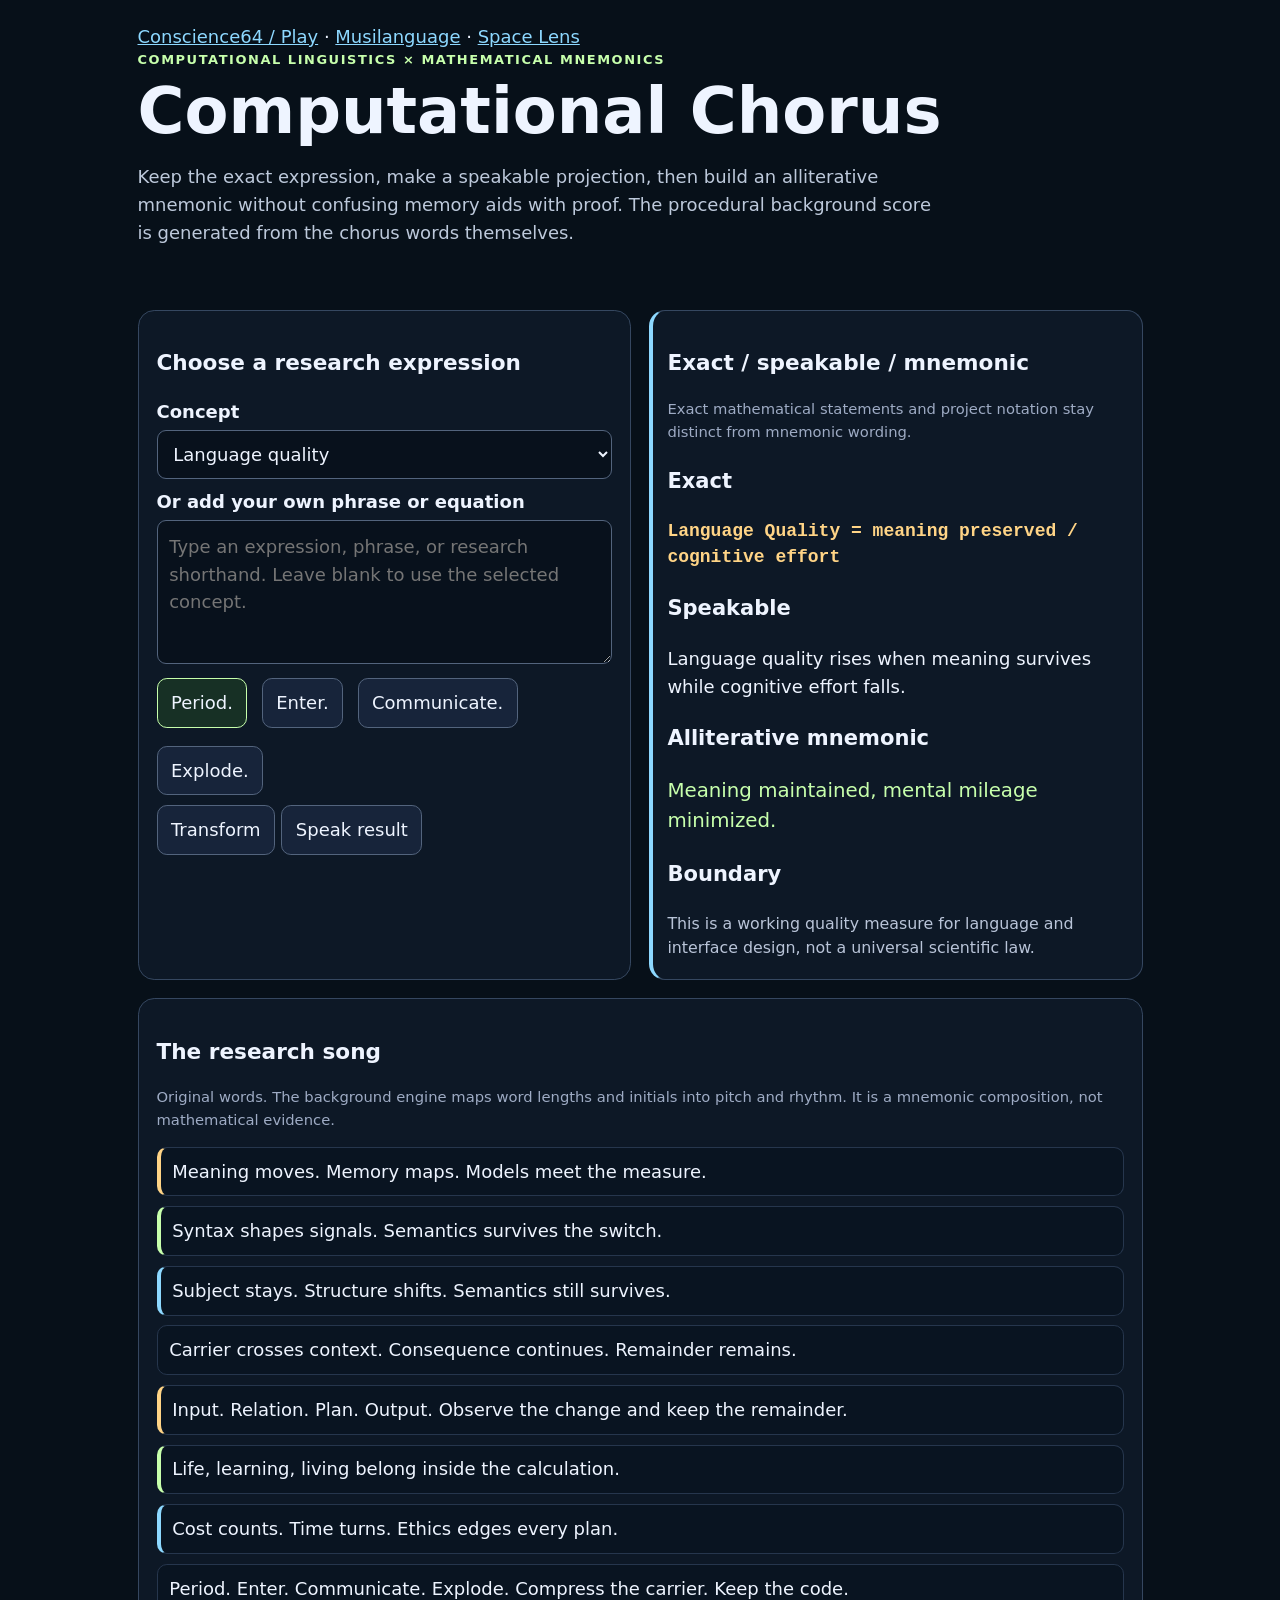
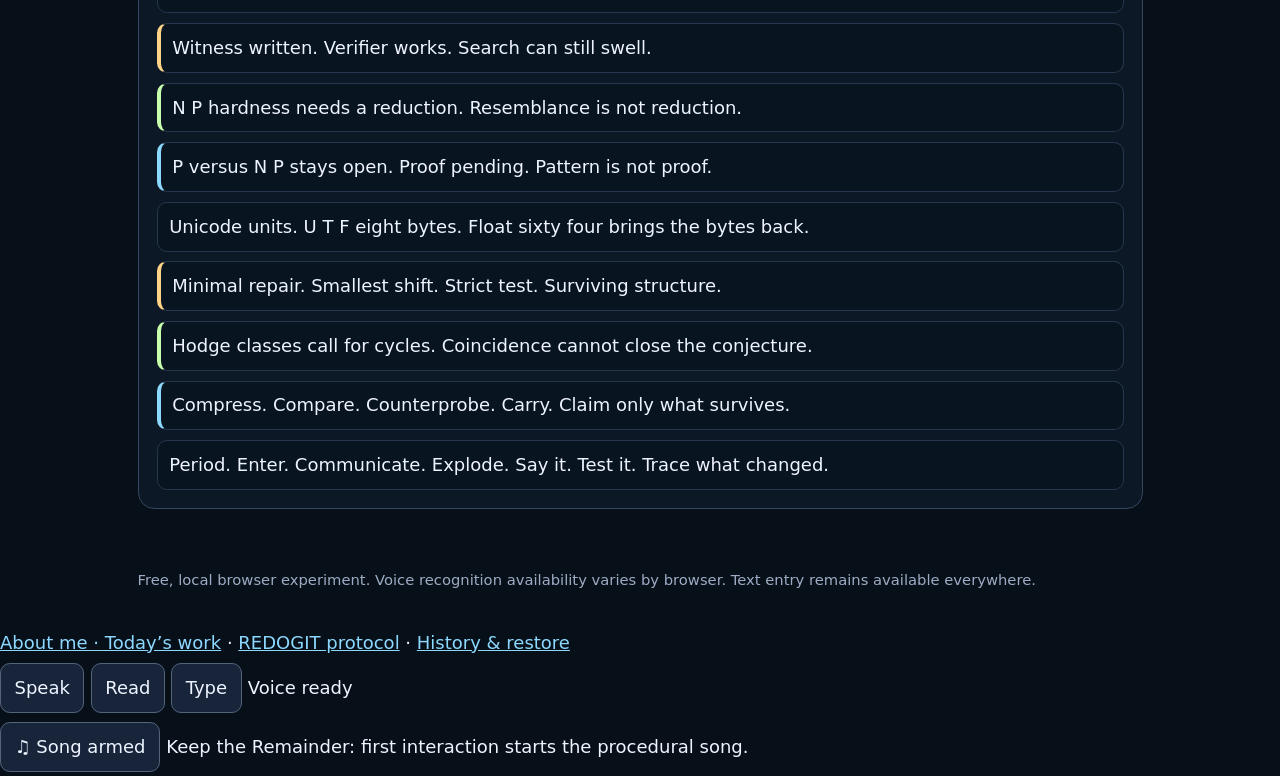
<file: conscience64/play/computational-chorus/index.html>
<!doctype html>
<html lang="en"><head><meta charset="utf-8"><meta name="viewport" content="width=device-width,initial-scale=1"><meta name="referrer" content="no-referrer"><meta http-equiv="Content-Security-Policy" content="default-src 'self'; script-src 'self'; style-src 'self'; connect-src 'none'; img-src 'self' data:; object-src 'none'; base-uri 'none'; form-action 'none'"><meta name="description" content="Turn computational-linguistics and mathematical research expressions into exact, speakable, and mnemonic forms."><title>Computational Chorus · Conscience64</title><link rel="stylesheet" href="chorus.css"></head>
<body><header><nav><a href="../">Conscience64 / Play</a> · <a href="../musilanguage/">Musilanguage</a> · <a href="../../">Space Lens</a></nav><div class="eyebrow">Computational linguistics × mathematical mnemonics</div><h1>Computational Chorus</h1><p class="lede">Keep the exact expression, make a speakable projection, then build an alliterative mnemonic without confusing memory aids with proof. The procedural background score is generated from the chorus words themselves.</p></header>
<main><div class="grid"><section class="panel"><h2>Choose a research expression</h2><label for="concept">Concept</label><select id="concept"><option value="language">Language quality</option><option value="irpo">I / R / P / O</option><option value="np">NP witness verification</option><option value="pnp">P versus NP</option><option value="carrier">Cross-carrier transform</option><option value="repair">Minimal repair / S prime</option><option value="human">Human context equation</option><option value="babel">Tiny Babel subject / carrier distinction</option><option value="utf">UTF-8 / Float64 exact transport</option><option value="hodge">Hodge claim boundary</option></select><label for="custom">Or add your own phrase or equation</label><textarea id="custom" dir="auto" placeholder="Type an expression, phrase, or research shorthand. Leave blank to use the selected concept."></textarea><div class="modes" aria-label="Compression mode"><button type="button" data-mode="period" aria-pressed="true">Period.</button><button type="button" data-mode="enter" aria-pressed="false">Enter.</button><button type="button" data-mode="communicate" aria-pressed="false">Communicate.</button><button type="button" data-mode="explode" aria-pressed="false">Explode.</button></div><button id="transform" type="button">Transform</button><button id="speak" type="button">Speak result</button></section>
<section class="panel output" aria-live="polite"><h2>Exact / speakable / mnemonic</h2><p class="small">Exact mathematical statements and project notation stay distinct from mnemonic wording.</p><h3>Exact</h3><div id="exact" class="equation"></div><h3>Speakable</h3><div id="plain" class="plain" data-voice-read></div><h3>Alliterative mnemonic</h3><div id="mnemonic" class="mnemonic"></div><h3>Boundary</h3><div id="boundary" class="boundary"></div></section>
<section class="panel full"><h2>The research song</h2><p class="small">Original words. The background engine maps word lengths and initials into pitch and rhythm. It is a mnemonic composition, not mathematical evidence.</p><div id="chorus" class="chorus"></div></section></div></main><footer><p class="small">Free, local browser experiment. Voice recognition availability varies by browser. Text entry remains available everywhere.</p></footer>
<script src="../../voice-anywhere.js"></script><script src="../../research-song.js"></script><script type="module" src="chorus.mjs"></script><nav data-redogit-update="2026-09-14" aria-label="REDOGIT updates" style="position:relative;padding:1rem;font:16px/1.5 system-ui;clear:both"><a href="../../about/index.html#today">About me · Today’s work</a> · <a href="https://github.com/redogit/redogit/blob/main/REDOGIT.md">REDOGIT protocol</a> · <a href="../../history/index.html?facet=play-computational-chorus-index">History &amp; restore</a></nav>
</body></html>
</file>
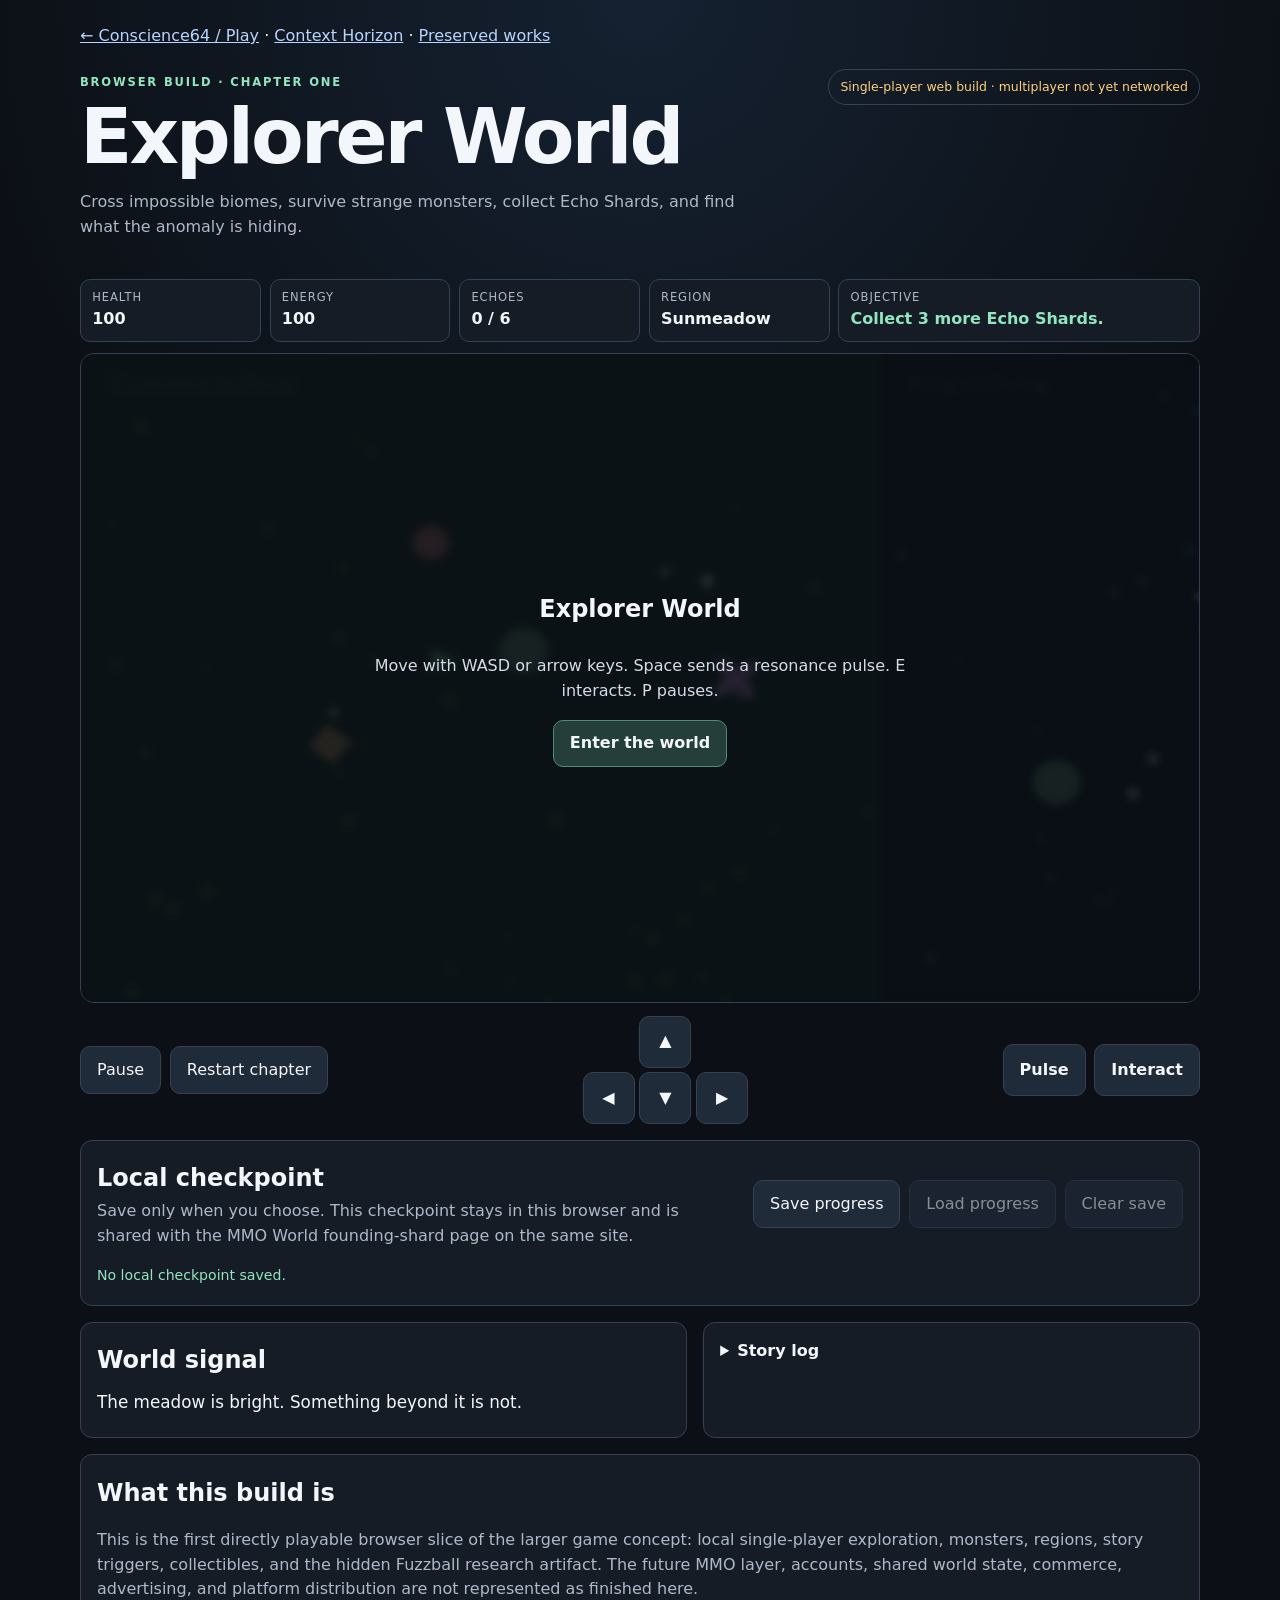
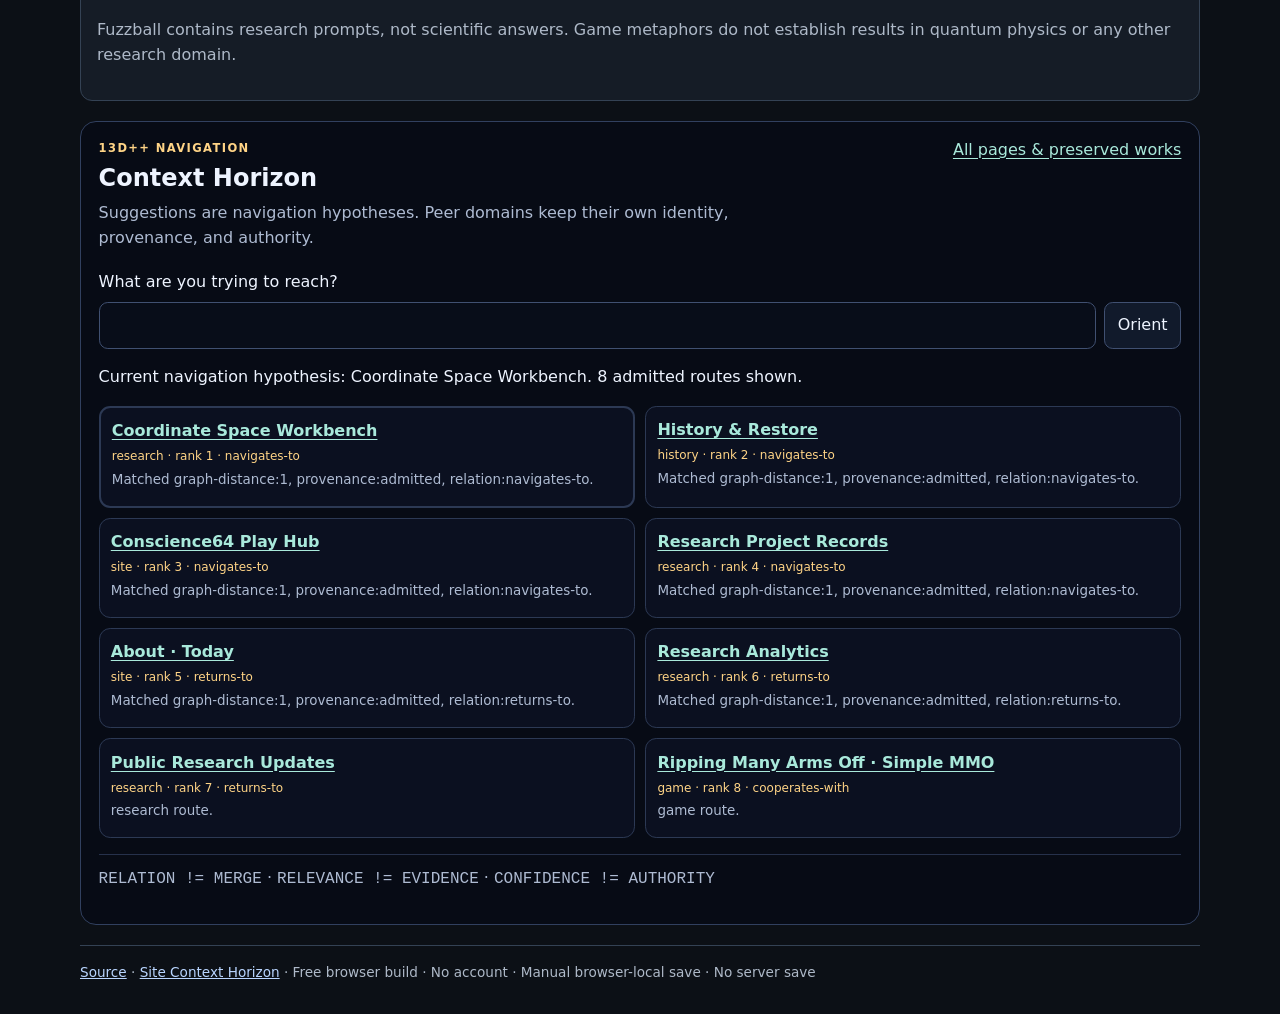
<file: conscience64/play/explorer-world/index.html>
<!doctype html>
<html lang="en"><head><meta charset="utf-8"><meta name="viewport" content="width=device-width,initial-scale=1"><meta name="referrer" content="no-referrer"><meta http-equiv="Content-Security-Policy" content="default-src 'self'; script-src 'self'; style-src 'self'; img-src 'self' data:; connect-src 'none'; object-src 'none'; base-uri 'none'; form-action 'none'"><meta name="description" content="Explorer World: a free, local-first browser game with strange regions, monsters, story events, Echo Shards, and the hidden Fuzzball artifact."><title>Explorer World · Conscience64</title><link rel="stylesheet" href="game.css"></head>
<body><a class="skip" href="#game">Skip to game</a><header><nav aria-label="Explorer World links"><a href="../">← Conscience64 / Play</a> · <a href="../../navigation/context-horizon/">Context Horizon</a> · <a href="../../navigation/context-horizon/WORK_INVENTORY.json">Preserved works</a></nav><div><span class="eyebrow">Browser build · Chapter One</span><h1>Explorer World</h1><p>Cross impossible biomes, survive strange monsters, collect Echo Shards, and find what the anomaly is hiding.</p></div><span class="status-chip">Single-player web build · multiplayer not yet networked</span></header>
<main id="game"><section class="hud" aria-label="Game status"><div><span>Health</span><strong id="health">100</strong></div><div><span>Energy</span><strong id="energy">100</strong></div><div><span>Echoes</span><strong id="echoes">0 / 6</strong></div><div><span>Region</span><strong id="region">Sunmeadow</strong></div><div class="objective"><span>Objective</span><strong id="objective">Collect 3 Echo Shards.</strong></div></section>
<section class="game-shell"><canvas id="world" width="960" height="600" tabindex="0" role="img" aria-label="Top-down game world. Move with WASD or arrow keys. Space uses a resonance pulse. E interacts. P pauses."></canvas><div id="overlay" class="overlay"><h2 id="overlay-title">Explorer World</h2><p id="overlay-text">Move with <kbd>WASD</kbd> or arrow keys. <kbd>Space</kbd> sends a resonance pulse. <kbd>E</kbd> interacts. Touch controls appear below.</p><button id="start" type="button">Enter the world</button></div></section>
<section class="controls" aria-label="Game controls"><div class="actions"><button id="pause" type="button">Pause</button><button id="restart" type="button">Restart chapter</button></div><div class="touch-grid" aria-label="Touch movement controls"><span></span><button type="button" data-key="ArrowUp" aria-label="Move up">▲</button><span></span><button type="button" data-key="ArrowLeft" aria-label="Move left">◀</button><button type="button" data-key="ArrowDown" aria-label="Move down">▼</button><button type="button" data-key="ArrowRight" aria-label="Move right">▶</button></div><div class="touch-actions"><button id="pulse" type="button">Pulse</button><button id="interact" type="button">Interact</button></div></section>
<section class="progress-panel" aria-labelledby="progress-title"><div><h2 id="progress-title">Local checkpoint</h2><p>Save only when you choose. This checkpoint stays in this browser and is shared with the MMO World founding-shard page on the same site.</p></div><div class="actions"><button id="save-progress" type="button">Save progress</button><button id="load-progress" type="button" disabled>Load progress</button><button id="clear-progress" type="button" disabled>Clear save</button></div><p id="progress-status" role="status" aria-live="polite">No local checkpoint saved.</p></section>
<section class="story"><div><h2>World signal</h2><p id="story-current" data-voice-read aria-live="polite">The meadow is bright. Something beyond it is not.</p></div><details><summary>Story log</summary><ol id="story-log"></ol></details></section>
<section class="about"><h2>What this build is</h2><p>This is the first directly playable browser slice of the larger game concept: local single-player exploration, monsters, regions, story triggers, collectibles, and the hidden Fuzzball research artifact. The future MMO layer, accounts, shared world state, commerce, advertising, and platform distribution are not represented as finished here.</p><p>Fuzzball contains research prompts, not scientific answers. Game metaphors do not establish results in quantum physics or any other research domain.</p></section></main>
<footer><a href="https://github.com/redogit/conscience64/tree/main/play/explorer-world">Source</a> · <a href="../../navigation/context-horizon/">Site Context Horizon</a> · Free browser build · No account · Manual browser-local save · No server save</footer><script type="module" src="game.mjs"></script><script type="module" src="../../navigation/context-horizon/page-adapter.mjs"></script></body></html>
</file>
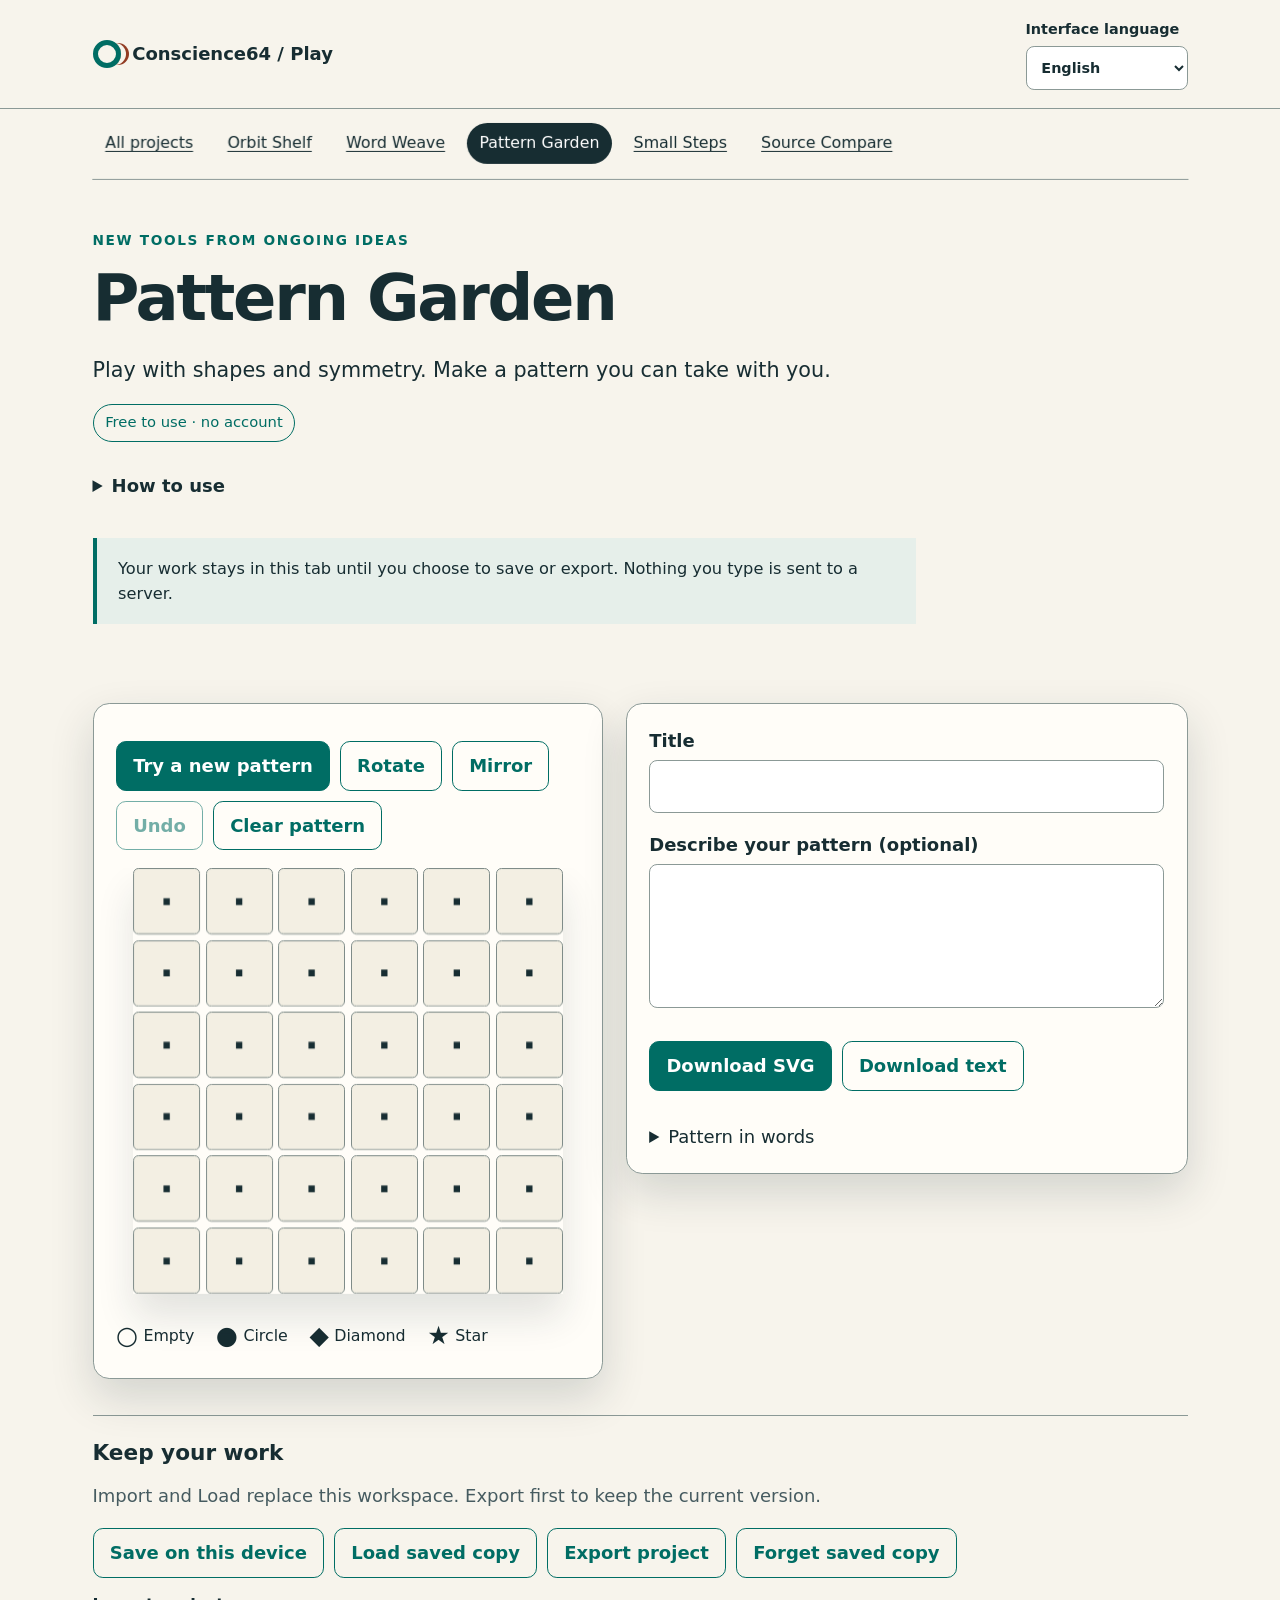
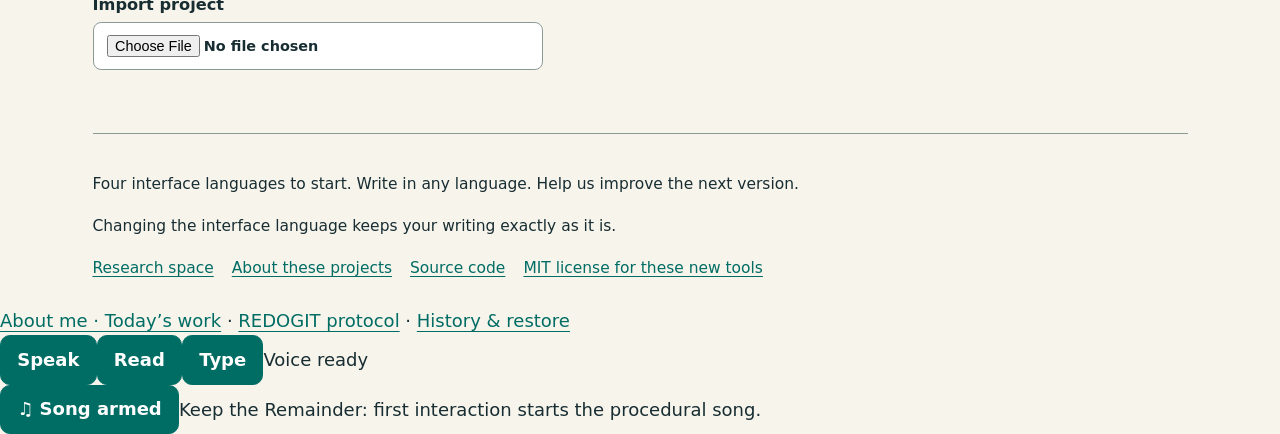
<file: conscience64/play/garden/index.html>
<!doctype html>
<html lang="en" dir="ltr"><head><meta charset="utf-8"><meta name="viewport" content="width=device-width,initial-scale=1"><meta name="referrer" content="no-referrer"><meta http-equiv="Content-Security-Policy" content="default-src 'self'; script-src 'self'; style-src 'self'; img-src 'self' data:; connect-src 'none'; object-src 'none'; base-uri 'none'; form-action 'none'"><meta name="description" content="Play with shapes and symmetry. Make a pattern you can take with you."><title>Pattern Garden · Conscience64</title><link rel="stylesheet" href="../assets/style.css"></head>
<body data-app="garden"><a class="skip" href="#main" data-i18n="skip">Skip to content</a><header><div class="shell topbar"><a class="brand" data-project-link href="../"><span class="brand-mark" aria-hidden="true"></span>Conscience64 / Play</a><label class="language" for="language"><span data-i18n="language">Interface language</span><select id="language"><option value="en" lang="en">English</option><option value="es" lang="es">Español</option><option value="fr" lang="fr">Français</option><option value="ar" lang="ar" dir="rtl">العربية</option></select></label></div></header>
<div class="shell"><nav class="nav" aria-label="All projects" data-i18n-label="home"><a data-project-link href="../"  data-i18n="home">All projects</a><a data-project-link href="../orbit/"  data-i18n="orbit">Orbit Shelf</a><a data-project-link href="../weave/"  data-i18n="weave">Word Weave</a><a data-project-link href="../garden/" aria-current="page" data-i18n="garden">Pattern Garden</a><a data-project-link href="../steps/"  data-i18n="steps">Small Steps</a><a data-project-link href="../compare/"  data-i18n="compare">Source Compare</a></nav>
<main id="main" tabindex="-1"><div class="hero"><div class="eyebrow" data-i18n="newTools">New tools from ongoing ideas</div><h1 data-i18n="garden">Pattern Garden</h1><p class="intro" data-i18n="gardenDesc">Play with shapes and symmetry. Make a pattern you can take with you.</p><span class="badge" data-i18n="free">Free to use · no account</span></div><noscript><p data-i18n="noScript">These tools need JavaScript. Nothing is saved automatically.</p></noscript><details class="help"><summary data-i18n="help">How to use</summary><p id="garden-help" data-i18n="gardenHelp">Select a cell to cycle through four states. Use arrow keys to move between cells, and Enter or Space to change one. Columns run left to right. Rotate, mirror, or try a new pattern. Undo reverses a pattern change.</p></details><p class="privacy" data-i18n="privacy">Your work stays in this tab until you choose to save or export. Nothing you type is sent to a server.</p><p id="status" class="status" role="status" aria-live="polite" aria-atomic="true"></p><div class="work" id="workspace"><section class="panel"><div class="toolbar"><button type="button" id="grow" data-i18n="grow">Try a new pattern</button><button type="button" id="rotate" class="secondary" data-i18n="rotate">Rotate</button><button type="button" id="mirror" class="secondary" data-i18n="mirror">Mirror</button><button type="button" id="undo-pattern" class="secondary" data-i18n="undo">Undo</button><button type="button" id="clear" class="secondary" data-i18n="clear">Clear pattern</button></div><div id="grid" class="pattern-grid" role="group" aria-label="Pattern cells" data-i18n-label="pattern" aria-describedby="garden-help"></div><div class="legend"><span><b aria-hidden="true">○</b><span data-i18n="shape0">Empty</span></span><span><b aria-hidden="true">●</b><span data-i18n="shape1">Circle</span></span><span><b aria-hidden="true">◆</b><span data-i18n="shape2">Diamond</span></span><span><b aria-hidden="true">★</b><span data-i18n="shape3">Star</span></span></div></section><section class="panel stack"><label for="pattern-title"><span data-i18n="title">Title</span><input id="pattern-title" dir="auto" lang="" maxlength="120"></label><label for="description"><span data-i18n="description">Describe your pattern (optional)</span><textarea id="description" dir="auto" lang="" maxlength="500"></textarea></label><div class="toolbar"><button type="button" id="download-svg" data-i18n="svg">Download SVG</button><button type="button" id="download-text" class="secondary" data-i18n="downloadText">Download text</button></div><details><summary data-i18n="textView">Pattern in words</summary><pre id="pattern-words"></pre></details></section></div><section class="keep" aria-labelledby="keep-heading"><h2 id="keep-heading" data-i18n="keep">Keep your work</h2><p class="muted" data-i18n="importHelp">Import and Load replace this workspace. Export first to keep the current version.</p><div class="toolbar"><button type="button" id="save" class="secondary" data-i18n="save">Save on this device</button><button type="button" id="load" class="secondary" data-i18n="load">Load saved copy</button><button type="button" id="export" class="secondary" data-i18n="export">Export project</button><button type="button" id="forget" class="secondary" data-i18n="forget">Forget saved copy</button></div><label for="import" class="file-label"><span data-i18n="import">Import project</span><input type="file" id="import" accept=".json,application/json"></label></section></main>
<footer class="footer"><p data-i18n="supported">Four interface languages to start. Write in any language. Help us improve the next version.</p><p data-i18n="languageNote">Changing the interface language keeps your writing exactly as it is.</p><div class="footer-links"><a href="../../" data-i18n="research">Research space</a><a href="https://github.com/redogit/conscience64/blob/main/play/README.md" data-i18n="about">About these projects</a><a href="https://github.com/redogit/conscience64/tree/main/play" data-i18n="sourceCode">Source code</a><a href="https://github.com/redogit/conscience64/blob/main/play/LICENSE" data-i18n="licenses">MIT license for these new tools</a></div></footer></div><script type="module" src="../assets/app.mjs"></script><nav data-redogit-update="2026-09-14" aria-label="REDOGIT updates" style="position:relative;padding:1rem;font:16px/1.5 system-ui;clear:both"><a href="../../about/index.html#today">About me · Today’s work</a> · <a href="https://github.com/redogit/redogit/blob/main/REDOGIT.md">REDOGIT protocol</a> · <a href="../../history/index.html?facet=garden">History &amp; restore</a></nav>
</body></html>
</file>
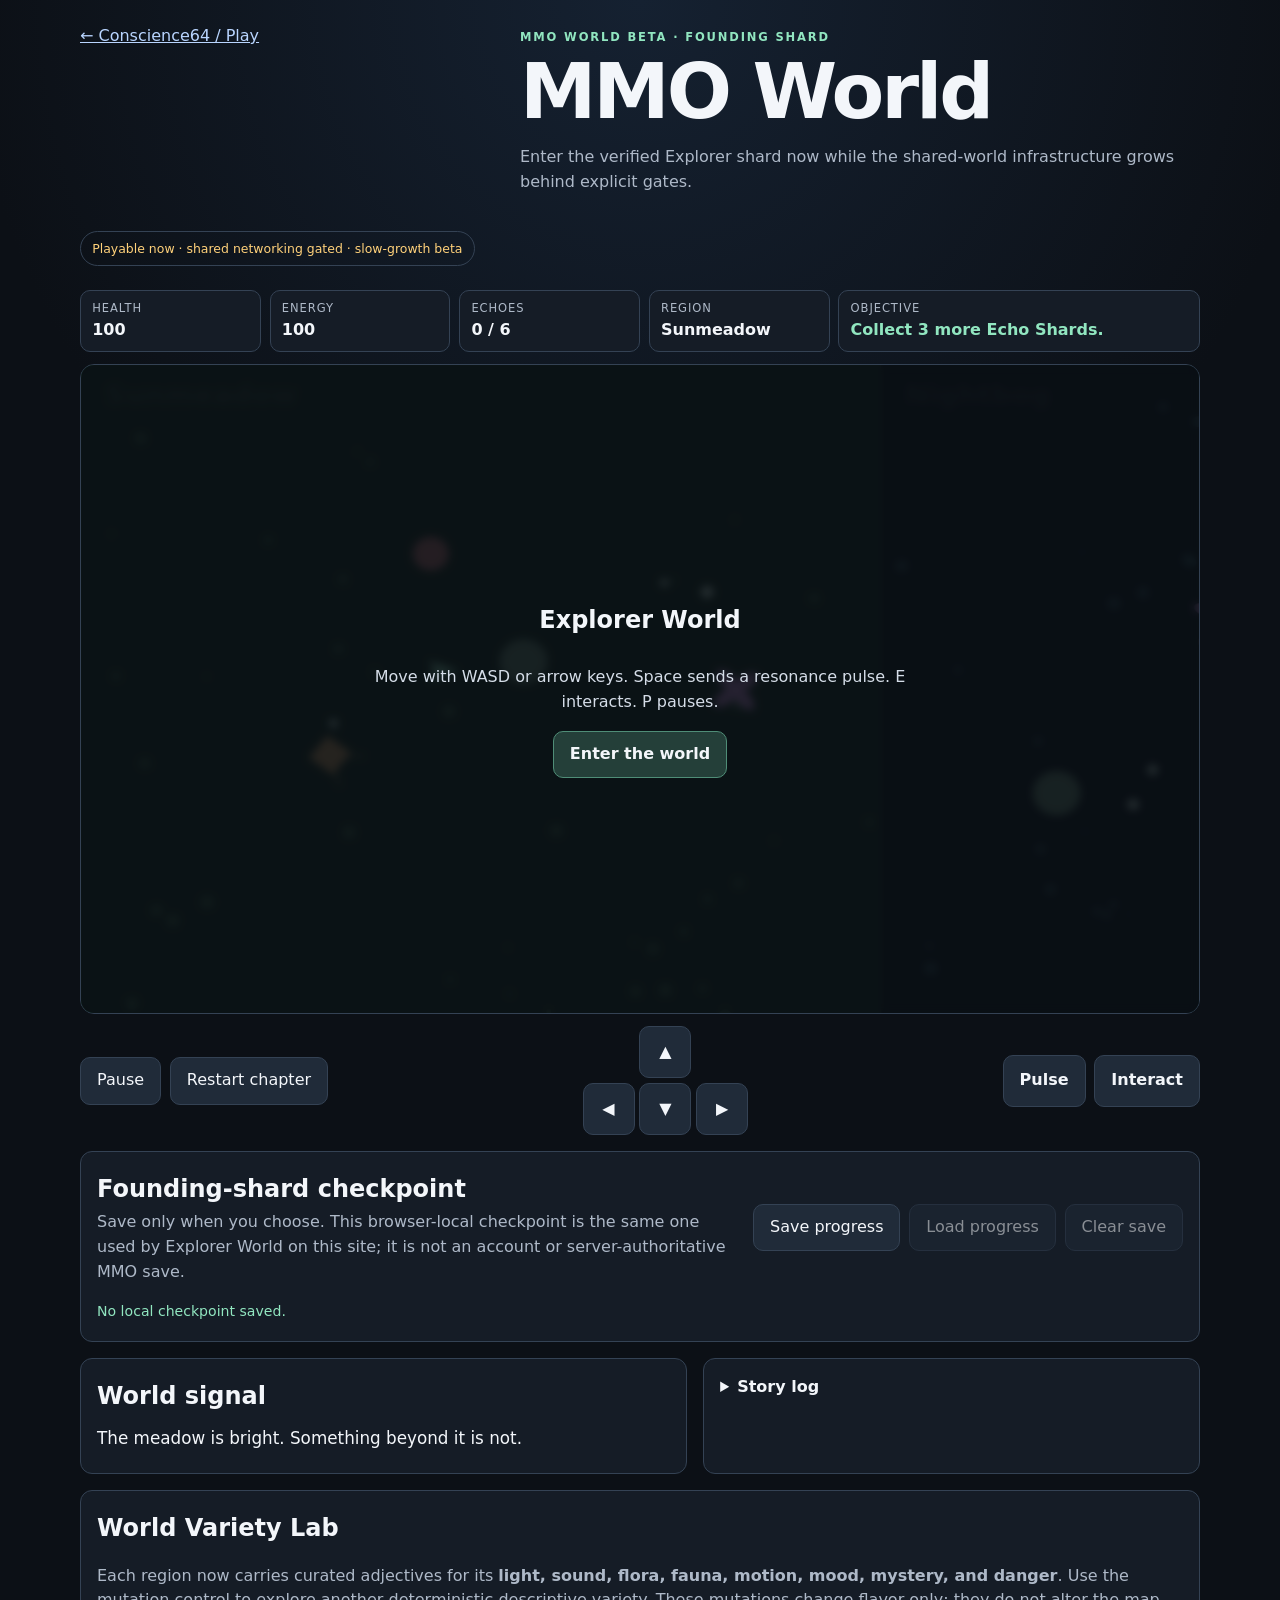
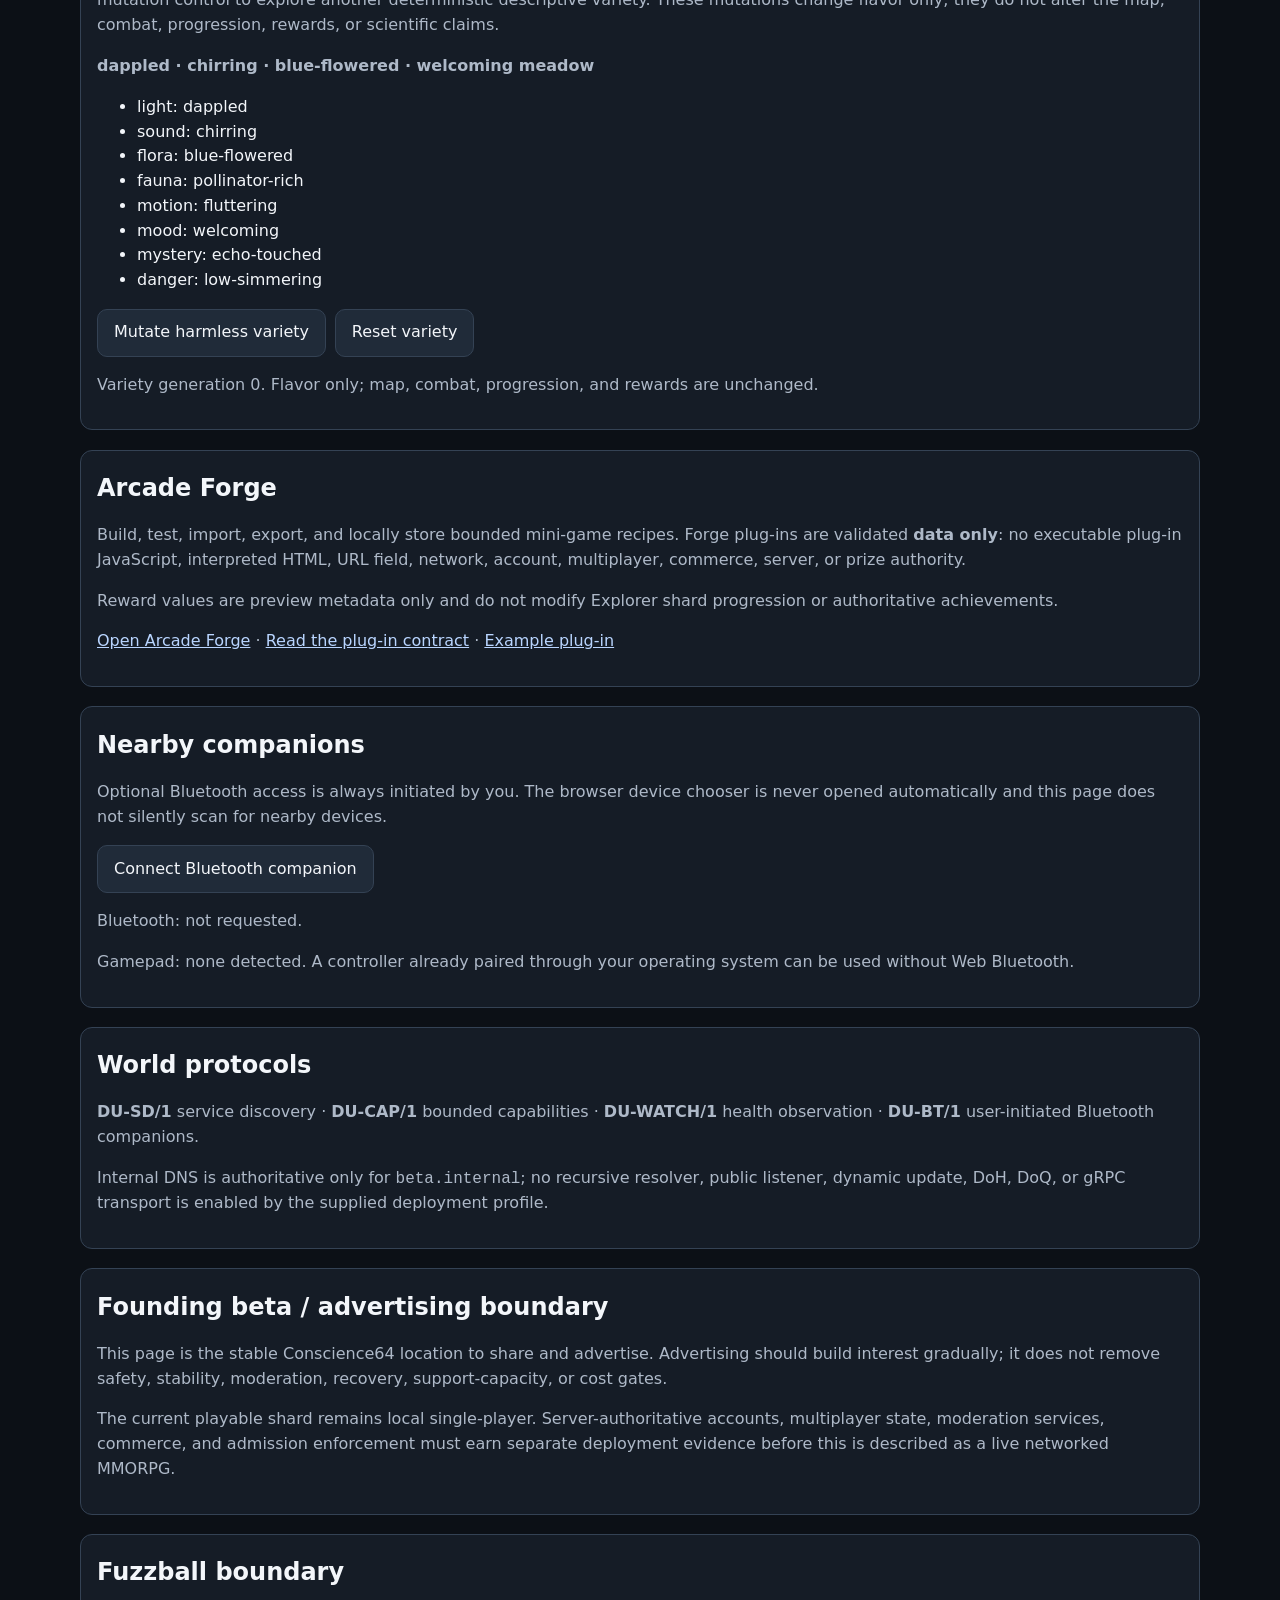
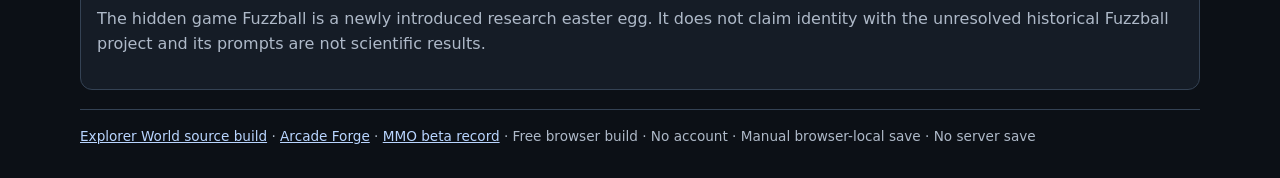
<file: conscience64/play/mmo-world/index.html>
<!doctype html>
<html lang="en"><head><meta charset="utf-8"><meta name="viewport" content="width=device-width,initial-scale=1"><meta name="referrer" content="no-referrer"><meta http-equiv="Content-Security-Policy" content="default-src 'self'; script-src 'self'; style-src 'self'; img-src 'self' data:; connect-src 'none'; object-src 'none'; base-uri 'none'; form-action 'none'"><meta name="description" content="MMO World Beta on Conscience64: the directly playable Explorer shard, slow-growth launch status, curated mutable world varieties, local data-only Arcade Forge, internal service protocols, and optional Bluetooth companion connection."><title>MMO World Beta · Conscience64</title><link rel="stylesheet" href="../explorer-world/game.css"></head>
<body><a class="skip" href="#game">Skip to game</a><header><a href="../">← Conscience64 / Play</a><div><span class="eyebrow">MMO World Beta · Founding shard</span><h1>MMO World</h1><p>Enter the verified Explorer shard now while the shared-world infrastructure grows behind explicit gates.</p></div><span class="status-chip">Playable now · shared networking gated · slow-growth beta</span></header>
<main id="game"><section class="hud" aria-label="Game status"><div><span>Health</span><strong id="health">100</strong></div><div><span>Energy</span><strong id="energy">100</strong></div><div><span>Echoes</span><strong id="echoes">0 / 6</strong></div><div><span>Region</span><strong id="region">Sunmeadow</strong></div><div class="objective"><span>Objective</span><strong id="objective">Collect 3 Echo Shards.</strong></div></section>
<section class="game-shell"><canvas id="world" width="960" height="600" tabindex="0" role="img" aria-label="Top-down MMO World beta shard. Move with WASD, arrow keys, or a connected gamepad. Space uses a resonance pulse. E interacts. P pauses."></canvas><div id="overlay" class="overlay"><h2 id="overlay-title">MMO World · Explorer Shard</h2><p id="overlay-text">Move with <kbd>WASD</kbd> or arrow keys. <kbd>Space</kbd> sends a resonance pulse. <kbd>E</kbd> interacts. Touch controls appear below. Bluetooth and gamepad companions are optional.</p><button id="start" type="button">Enter the founding shard</button></div></section>
<section class="controls" aria-label="Game controls"><div class="actions"><button id="pause" type="button">Pause</button><button id="restart" type="button">Restart chapter</button></div><div class="touch-grid" aria-label="Touch movement controls"><span></span><button type="button" data-key="ArrowUp" aria-label="Move up">▲</button><span></span><button type="button" data-key="ArrowLeft" aria-label="Move left">◀</button><button type="button" data-key="ArrowDown" aria-label="Move down">▼</button><button type="button" data-key="ArrowRight" aria-label="Move right">▶</button></div><div class="touch-actions"><button id="pulse" type="button">Pulse</button><button id="interact" type="button">Interact</button></div></section>
<section class="progress-panel" aria-labelledby="progress-title"><div><h2 id="progress-title">Founding-shard checkpoint</h2><p>Save only when you choose. This browser-local checkpoint is the same one used by Explorer World on this site; it is not an account or server-authoritative MMO save.</p></div><div class="actions"><button id="save-progress" type="button">Save progress</button><button id="load-progress" type="button" disabled>Load progress</button><button id="clear-progress" type="button" disabled>Clear save</button></div><p id="progress-status" role="status" aria-live="polite">No local checkpoint saved.</p></section>
<section class="story"><div><h2>World signal</h2><p id="story-current" data-voice-read aria-live="polite">The meadow is bright. Something beyond it is not.</p></div><details><summary>Story log</summary><ol id="story-log"></ol></details></section>
<section class="about" aria-labelledby="variety-title"><h2 id="variety-title">World Variety Lab</h2><p>Each region now carries curated adjectives for its <strong>light, sound, flora, fauna, motion, mood, mystery, and danger</strong>. Use the mutation control to explore another deterministic descriptive variety. These mutations change flavor only; they do not alter the map, combat, progression, rewards, or scientific claims.</p><p><strong id="variety-headline">Loading regional variety…</strong></p><ul id="variety-axes" aria-label="Current regional adjectives"></ul><div class="actions"><button id="variety-mutate" type="button">Mutate harmless variety</button><button id="variety-reset" type="button">Reset variety</button></div><p id="variety-status" role="status" aria-live="polite">Variety generation 0.</p></section>
<section class="about" aria-labelledby="forge-title"><h2 id="forge-title">Arcade Forge</h2><p>Build, test, import, export, and locally store bounded mini-game recipes. Forge plug-ins are validated <strong>data only</strong>: no executable plug-in JavaScript, interpreted HTML, URL field, network, account, multiplayer, commerce, server, or prize authority.</p><p>Reward values are preview metadata only and do not modify Explorer shard progression or authoritative achievements.</p><p><a href="forge/">Open Arcade Forge</a> · <a href="plugin-contract.json">Read the plug-in contract</a> · <a href="plugins/duck-rescue.json">Example plug-in</a></p></section>
<section class="about" aria-labelledby="companion-title"><h2 id="companion-title">Nearby companions</h2><p>Optional Bluetooth access is always initiated by you. The browser device chooser is never opened automatically and this page does not silently scan for nearby devices.</p><div class="actions"><button id="bluetooth-connect" type="button">Connect Bluetooth companion</button></div><p id="bluetooth-status" role="status" aria-live="polite">Bluetooth: not requested.</p><p id="gamepad-status" role="status" aria-live="polite">Gamepad: none detected. A controller already paired through your operating system can be used without Web Bluetooth.</p></section>
<section class="about" aria-labelledby="protocol-title"><h2 id="protocol-title">World protocols</h2><p><strong>DU-SD/1</strong> service discovery · <strong>DU-CAP/1</strong> bounded capabilities · <strong>DU-WATCH/1</strong> health observation · <strong>DU-BT/1</strong> user-initiated Bluetooth companions.</p><p>Internal DNS is authoritative only for <code>beta.internal</code>; no recursive resolver, public listener, dynamic update, DoH, DoQ, or gRPC transport is enabled by the supplied deployment profile.</p></section>
<section class="about"><h2>Founding beta / advertising boundary</h2><p>This page is the stable Conscience64 location to share and advertise. Advertising should build interest gradually; it does not remove safety, stability, moderation, recovery, support-capacity, or cost gates.</p><p>The current playable shard remains local single-player. Server-authoritative accounts, multiplayer state, moderation services, commerce, and admission enforcement must earn separate deployment evidence before this is described as a live networked MMORPG.</p></section>
<section class="about"><h2>Fuzzball boundary</h2><p>The hidden game Fuzzball is a newly introduced research easter egg. It does not claim identity with the unresolved historical Fuzzball project and its prompts are not scientific results.</p></section></main>
<footer><a href="../explorer-world/">Explorer World source build</a> · <a href="forge/">Arcade Forge</a> · <a href="../../research/projects/mmo-world-beta.md">MMO beta record</a> · Free browser build · No account · Manual browser-local save · No server save</footer><script type="module" src="../explorer-world/game.mjs"></script><script type="module" src="companion.mjs"></script><script type="module" src="variety-ui.mjs"></script></body></html>
</file>
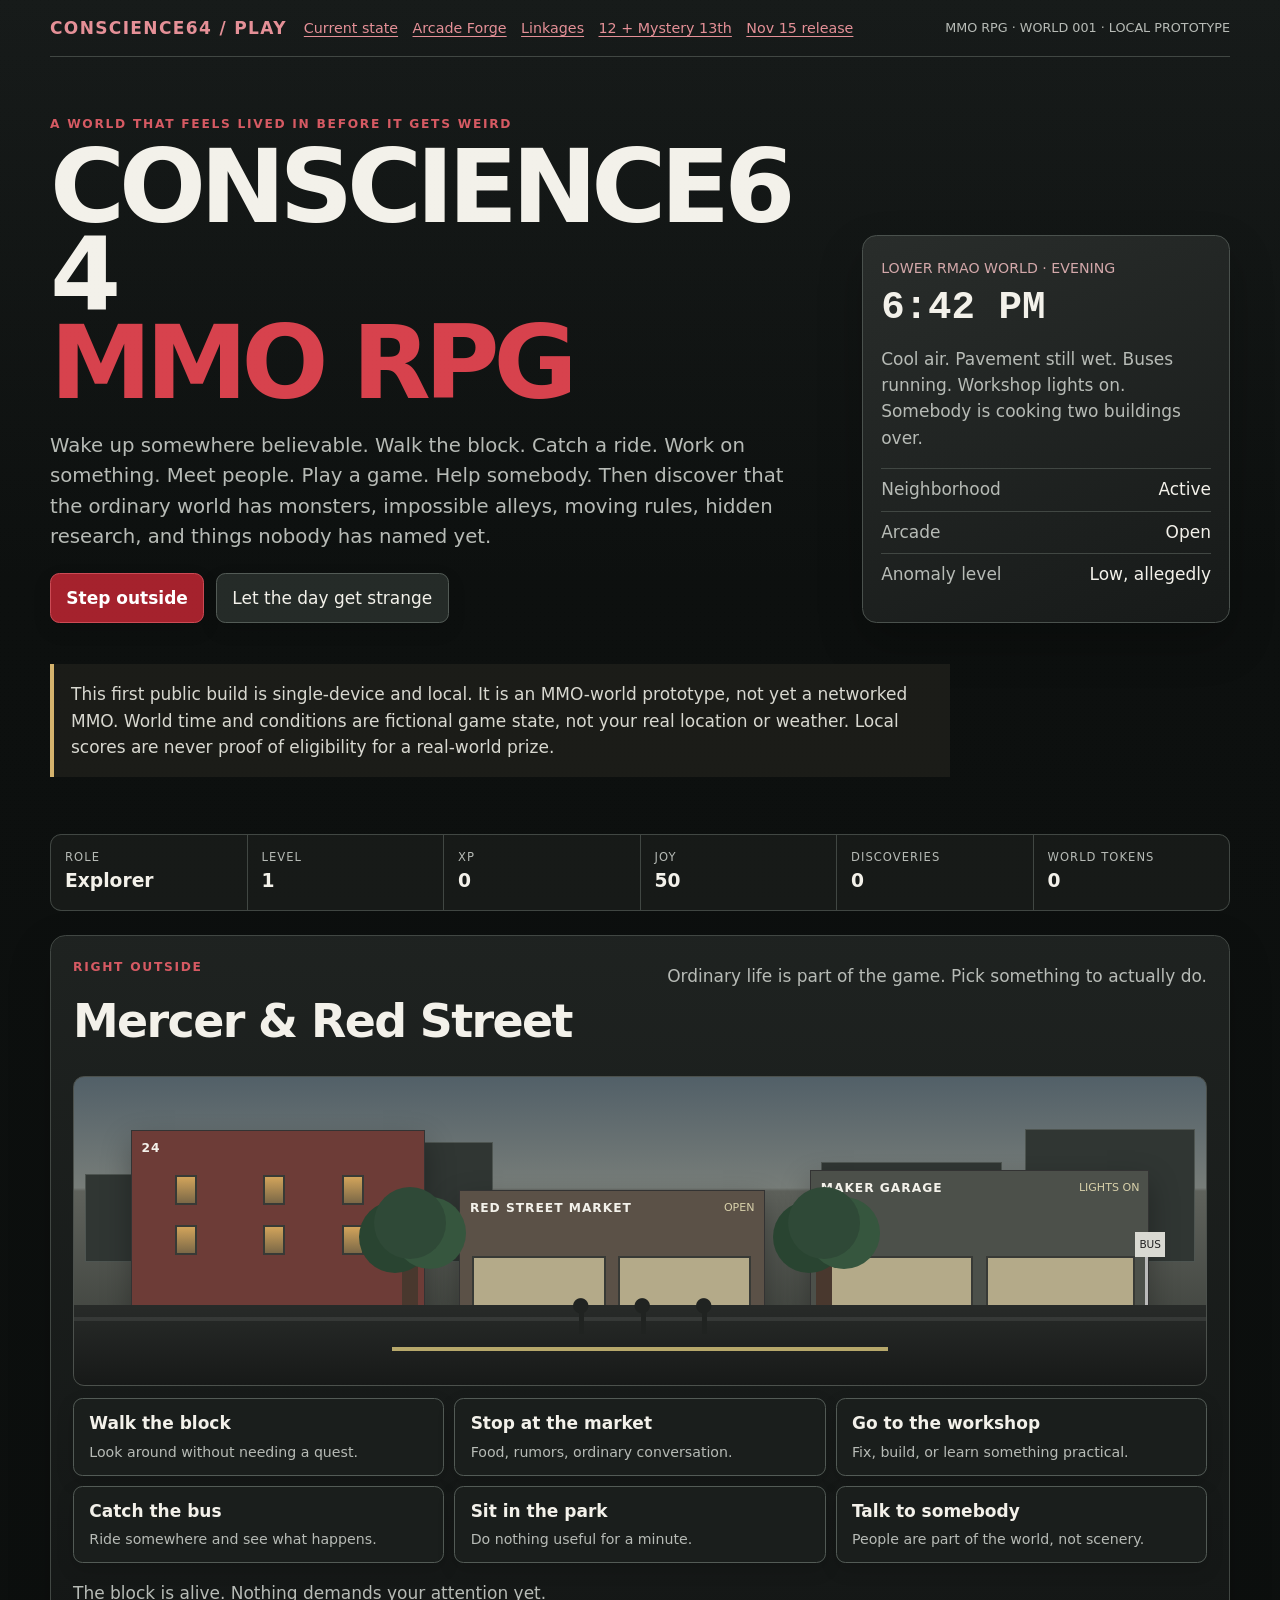
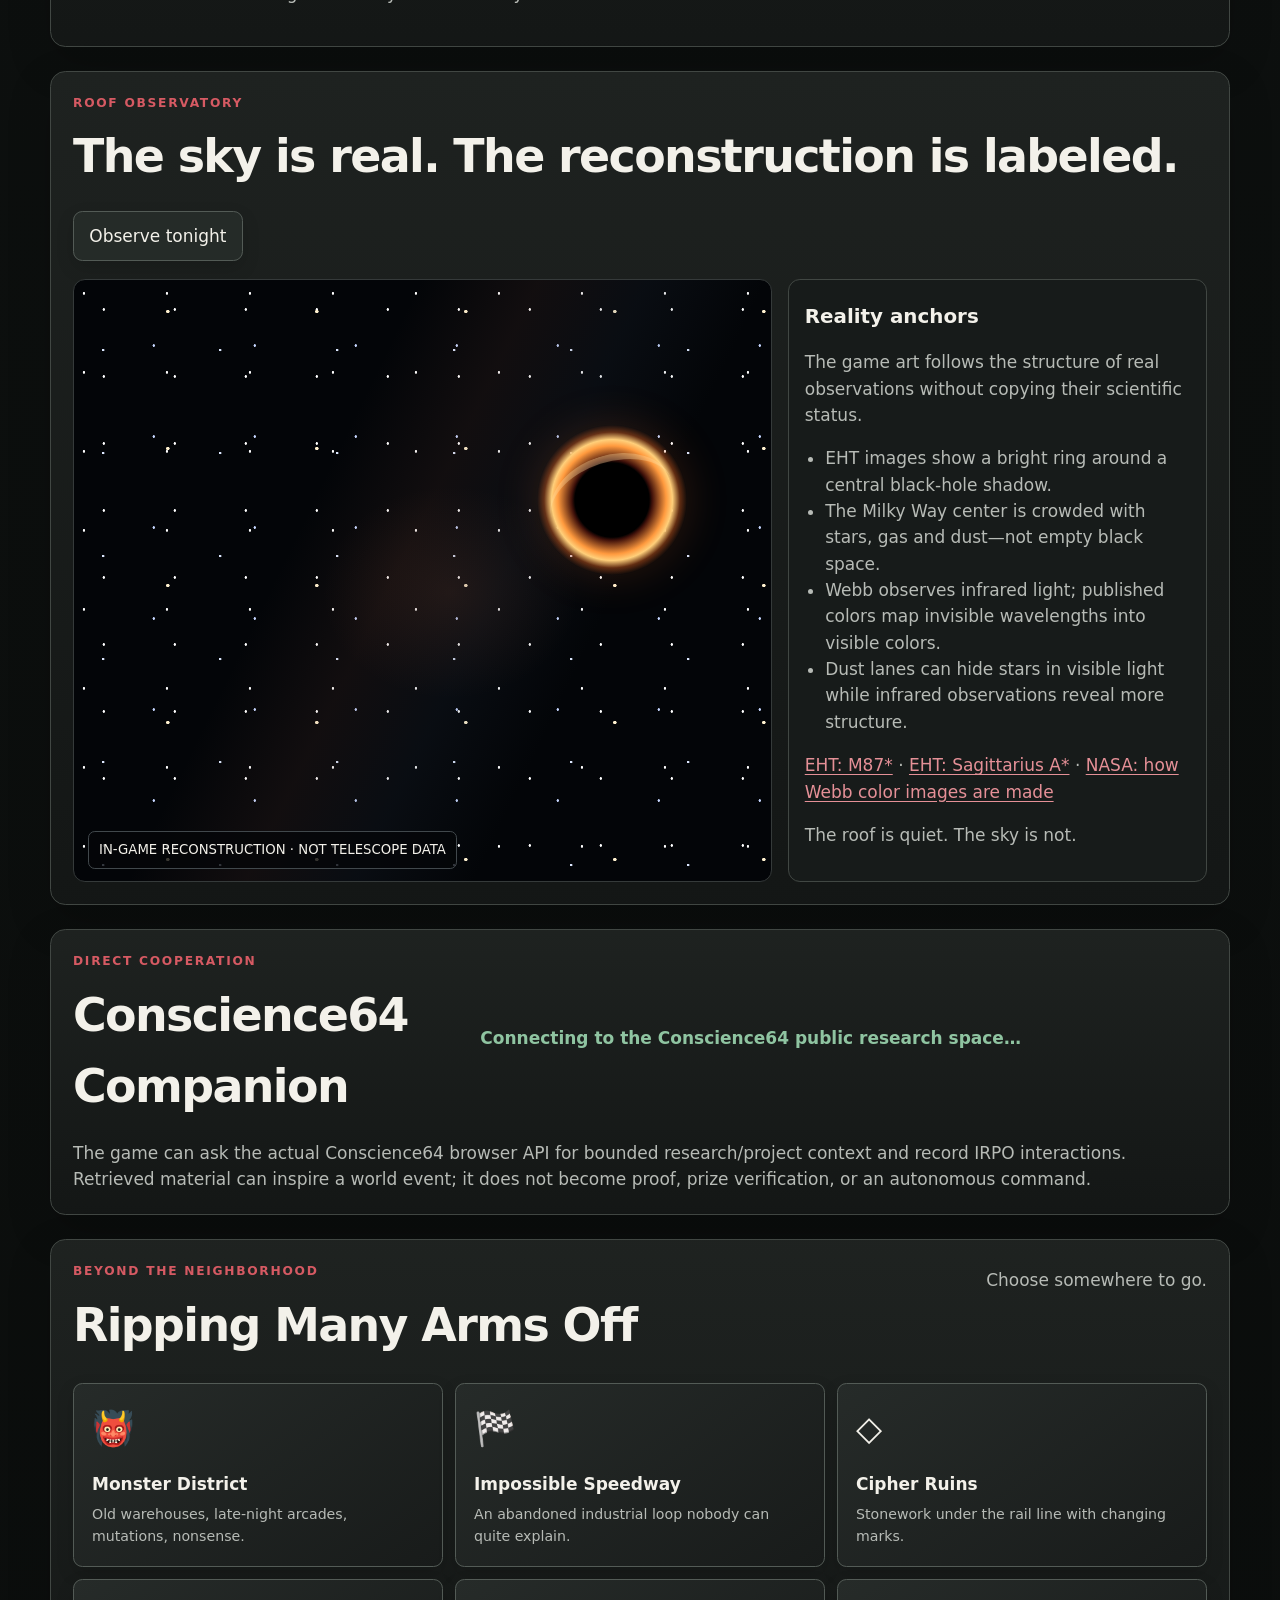
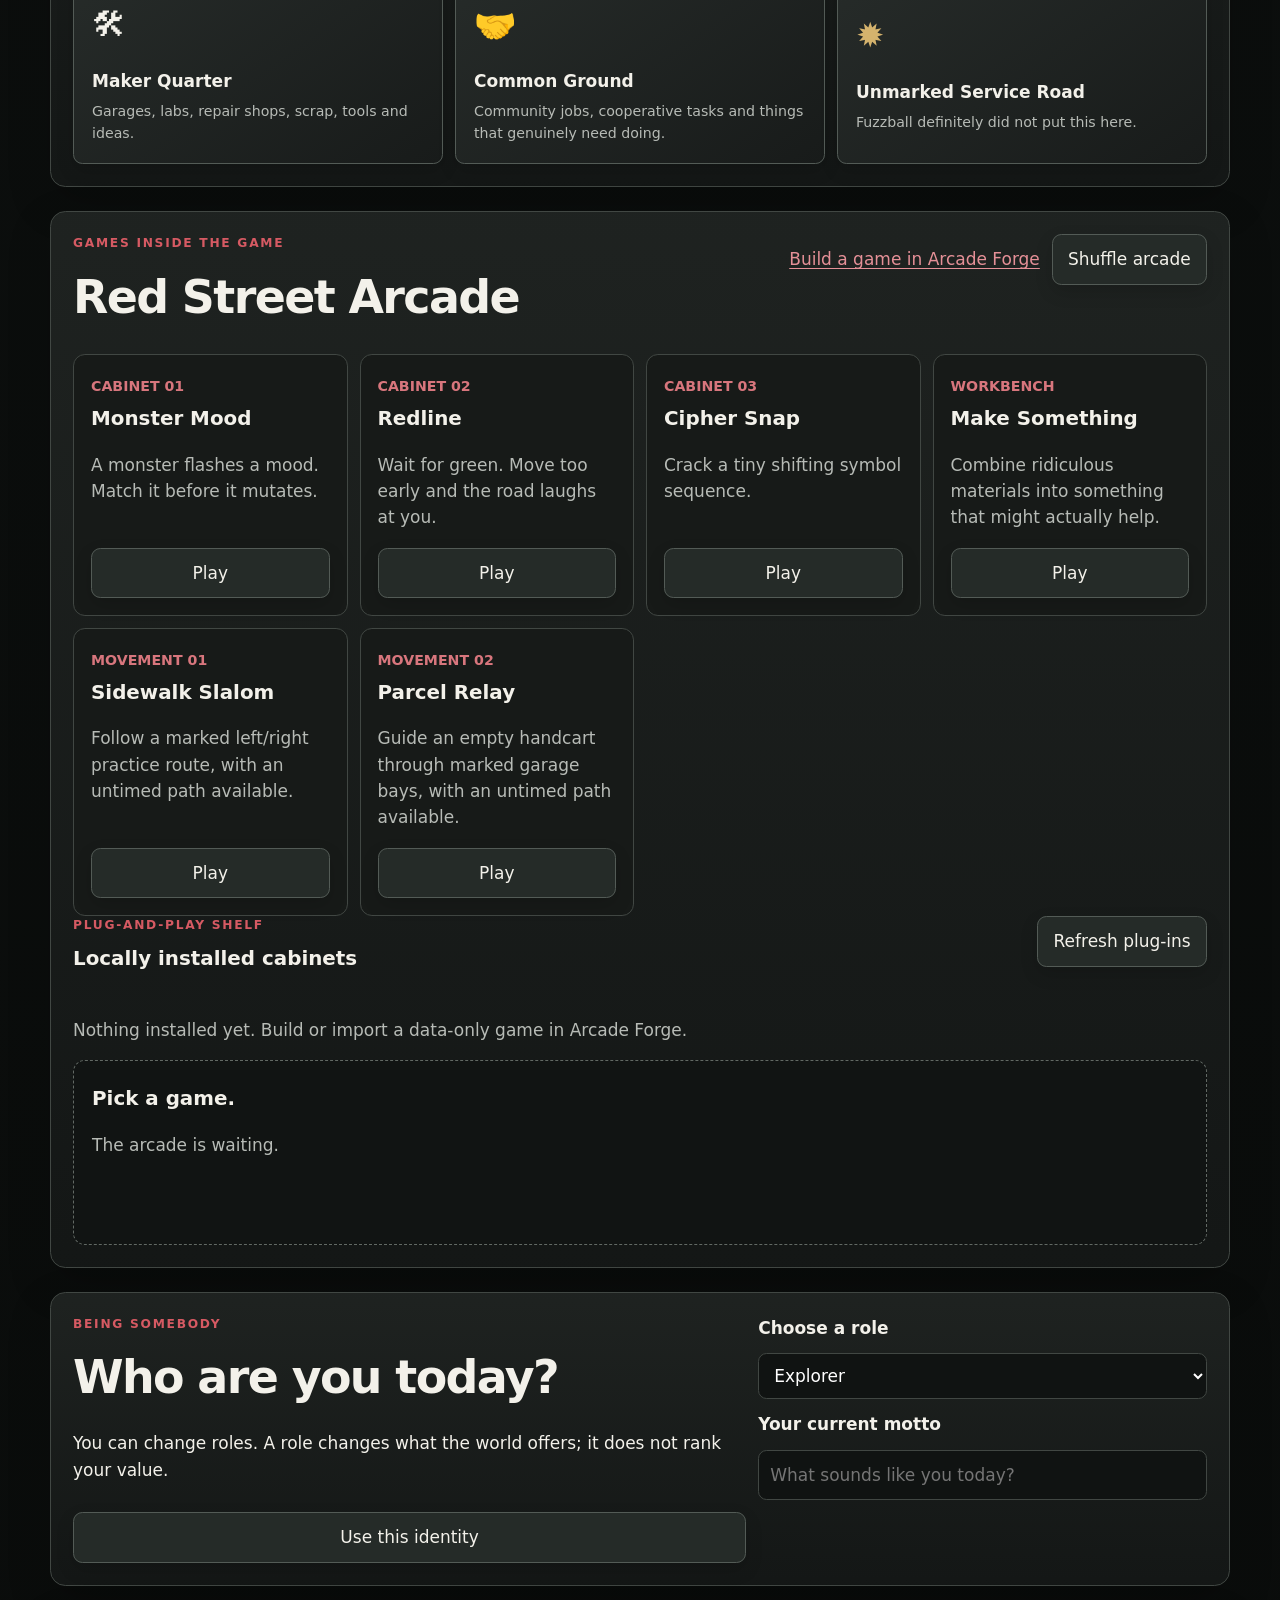
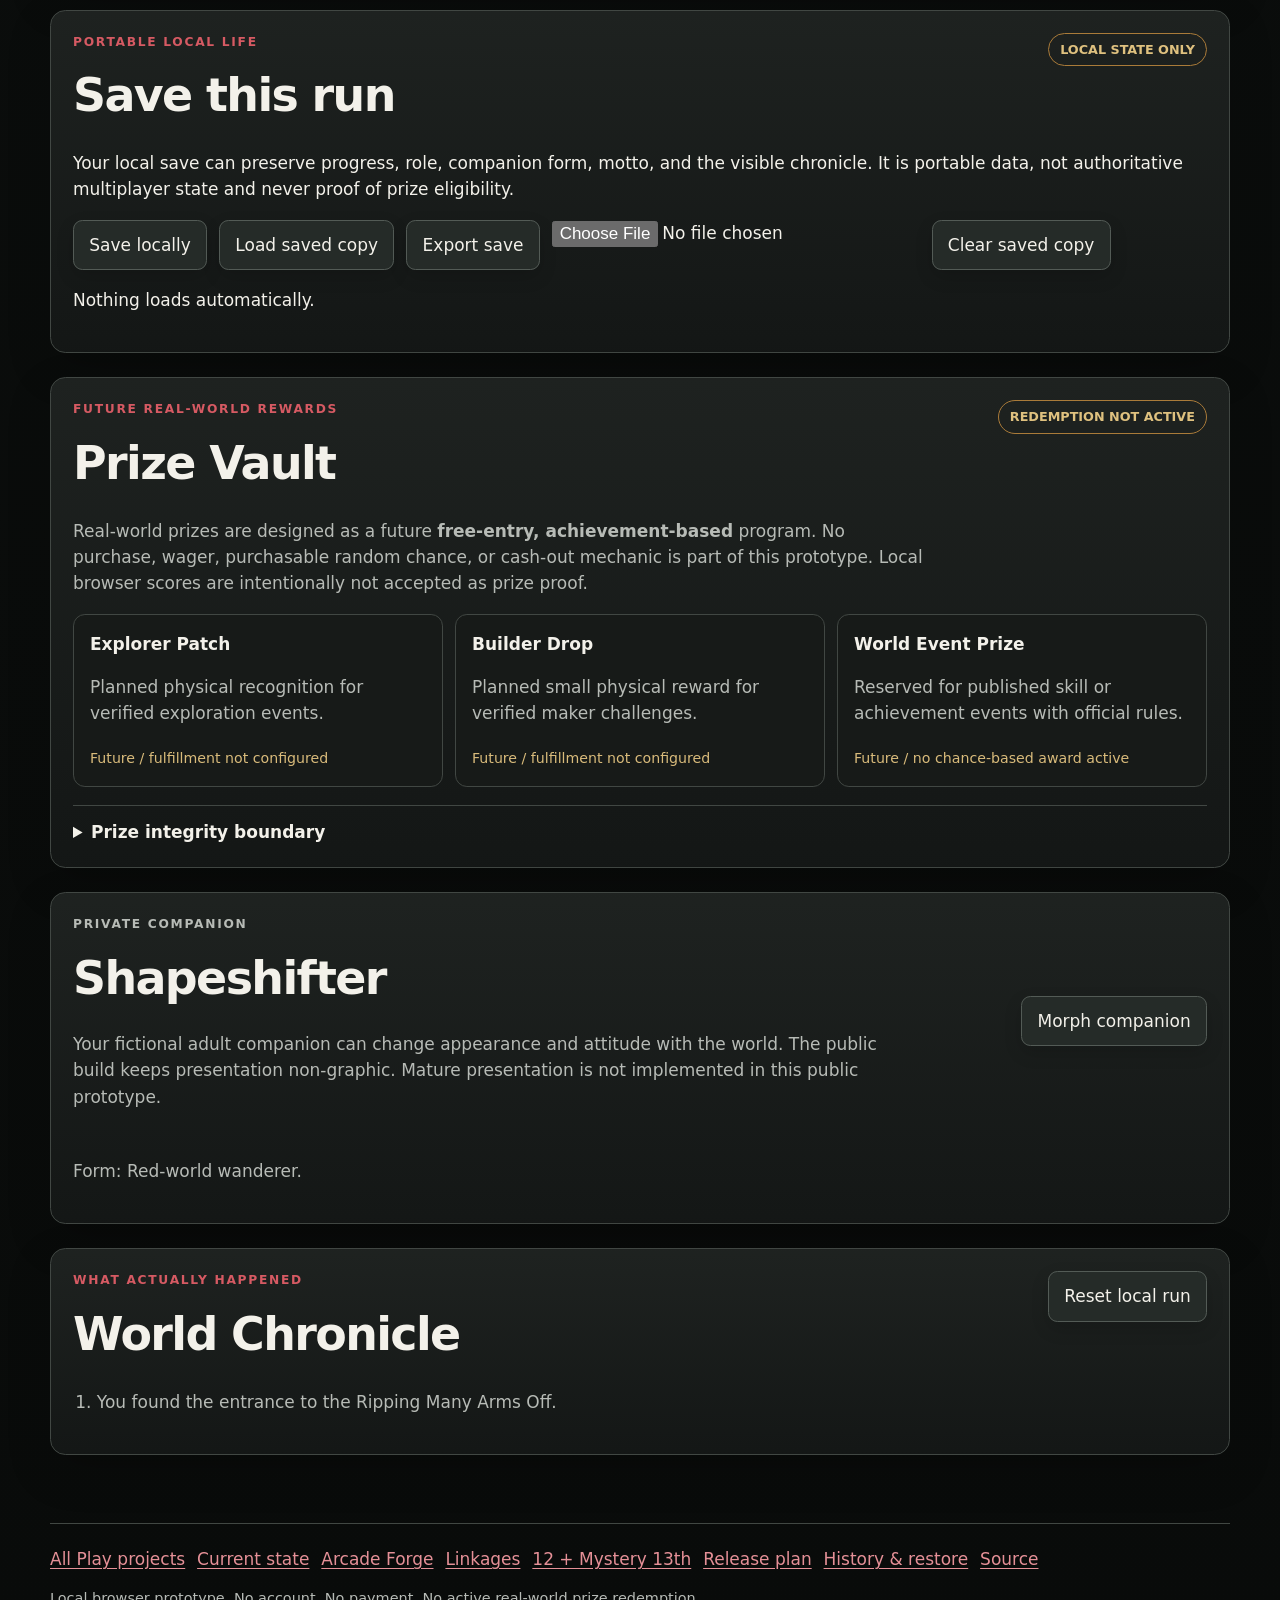
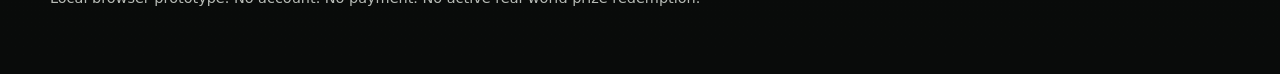
<file: conscience64/play/mmo/index.html>
<!doctype html>
<html lang="en">
<head>
<meta charset="utf-8">
<meta name="viewport" content="width=device-width,initial-scale=1">
<meta name="referrer" content="no-referrer">
<meta http-equiv="Content-Security-Policy" content="default-src 'self'; script-src 'self'; style-src 'self'; img-src 'self' data:; connect-src 'none'; frame-src 'self'; object-src 'none'; base-uri 'none'; form-action 'none'">
<meta name="description" content="Conscience64 MMO RPG: a grounded real-world-feeling browser game about exploration, ordinary life, games, creation, cooperation, monsters, discoveries, astronomy, and future verified prizes.">
<title>Conscience64 MMO RPG · Real World Game</title>
<link rel="stylesheet" href="style.css">
</head>
<body>
<a class="skip" href="#main">Skip to game</a>
<header class="topbar">
  <a class="brand" href="../">CONSCIENCE64 / PLAY</a>
  <nav class="utility-nav" aria-label="MMO project links"><a href="CURRENT.md">Current state</a><a href="forge.html">Arcade Forge</a><a href="LINKAGES.md">Linkages</a><a href="LEVELS.md">12 + Mystery 13th</a><a href="RELEASE_PLAN_2026-11-15.md">Nov 15 release</a></nav>
  <span class="build">MMO RPG · WORLD 001 · LOCAL PROTOTYPE</span>
</header>
<main id="main" tabindex="-1">
<section class="hero">
  <div class="hero-copy">
    <p class="eyebrow">A world that feels lived in before it gets weird</p>
    <h1>CONSCIENCE64<br><span>MMO RPG</span></h1>
    <p class="lede">Wake up somewhere believable. Walk the block. Catch a ride. Work on something. Meet people. Play a game. Help somebody. Then discover that the ordinary world has monsters, impossible alleys, moving rules, hidden research, and things nobody has named yet.</p>
    <div class="hero-actions"><button id="enter-world" type="button" class="primary">Step outside</button><button id="random-event" type="button">Let the day get strange</button></div>
  </div>
  <aside class="arrival-card" aria-label="Current world conditions">
    <small>LOWER RMAO WORLD · EVENING</small><strong>6:42 PM</strong>
    <p>Cool air. Pavement still wet. Buses running. Workshop lights on. Somebody is cooking two buildings over.</p>
    <dl><div><dt>Neighborhood</dt><dd>Active</dd></div><div><dt>Arcade</dt><dd>Open</dd></div><div><dt>Anomaly level</dt><dd>Low, allegedly</dd></div></dl>
  </aside>
  <p class="boundary">This first public build is single-device and local. It is an MMO-world prototype, not yet a networked MMO. World time and conditions are fictional game state, not your real location or weather. Local scores are never proof of eligibility for a real-world prize.</p>
</section>
<section class="hud" aria-label="Player status"><div><small>ROLE</small><strong id="role">Explorer</strong></div><div><small>LEVEL</small><strong id="level">1</strong></div><div><small>XP</small><strong id="xp">0</strong></div><div><small>JOY</small><strong id="joy">50</strong></div><div><small>DISCOVERIES</small><strong id="discoveries">0</strong></div><div><small>WORLD TOKENS</small><strong id="tokens">0</strong></div></section>

<section class="street" aria-labelledby="street-title">
  <div class="section-head"><div><p class="eyebrow">Right outside</p><h2 id="street-title">Mercer &amp; Red Street</h2></div><p>Ordinary life is part of the game. Pick something to actually do.</p></div>
  <div class="street-scene" role="img" aria-label="Stylized neighborhood street with apartments, corner shop, workshop, bus stop, trees and wet pavement"><div class="skyline" aria-hidden="true"><span></span><span></span><span></span><span></span></div><div class="building apartments" aria-hidden="true"><b>24</b><i></i><i></i><i></i><i></i><i></i><i></i></div><div class="building store" aria-hidden="true"><b>RED STREET MARKET</b><i></i><i></i><em>OPEN</em></div><div class="building workshop" aria-hidden="true"><b>MAKER GARAGE</b><i></i><i></i><em>LIGHTS ON</em></div><div class="tree tree-a" aria-hidden="true"></div><div class="tree tree-b" aria-hidden="true"></div><div class="bus-stop" aria-hidden="true"><span>BUS</span></div><div class="road" aria-hidden="true"><span></span></div><div class="people" aria-hidden="true"><span>●</span><span>●</span><span>●</span></div></div>
  <div class="life-actions" aria-label="Everyday activities"><button type="button" data-life="walk"><strong>Walk the block</strong><small>Look around without needing a quest.</small></button><button type="button" data-life="shop"><strong>Stop at the market</strong><small>Food, rumors, ordinary conversation.</small></button><button type="button" data-life="workshop"><strong>Go to the workshop</strong><small>Fix, build, or learn something practical.</small></button><button type="button" data-life="bus"><strong>Catch the bus</strong><small>Ride somewhere and see what happens.</small></button><button type="button" data-life="park"><strong>Sit in the park</strong><small>Do nothing useful for a minute.</small></button><button type="button" data-life="neighbor"><strong>Talk to somebody</strong><small>People are part of the world, not scenery.</small></button></div>
  <p id="life-status" class="life-status" role="status" aria-live="polite">The block is alive. Nothing demands your attention yet.</p>
</section>

<section class="observatory" aria-labelledby="observatory-title">
  <div class="section-head"><div><p class="eyebrow">Roof observatory</p><h2 id="observatory-title">The sky is real. The reconstruction is labeled.</h2></div><button id="observe-sky" type="button">Observe tonight</button></div>
  <div class="observatory-grid">
    <div class="sky-window" role="img" aria-label="Illustrative star field and black-hole shadow reconstruction inspired by real astronomical observations, not telescope data"><div class="black-hole" aria-hidden="true"></div><span class="sky-label">IN-GAME RECONSTRUCTION · NOT TELESCOPE DATA</span></div>
    <aside class="observatory-note"><h3>Reality anchors</h3><p>The game art follows the structure of real observations without copying their scientific status.</p><ul><li>EHT images show a bright ring around a central black-hole shadow.</li><li>The Milky Way center is crowded with stars, gas and dust—not empty black space.</li><li>Webb observes infrared light; published colors map invisible wavelengths into visible colors.</li><li>Dust lanes can hide stars in visible light while infrared observations reveal more structure.</li></ul><p><a href="https://eventhorizontelescope.org/press-release-april-10-2019-astronomers-capture-first-image-black-hole">EHT: M87*</a> · <a href="https://eventhorizontelescope.org/blog/astronomers-reveal-first-image-black-hole-heart-our-galaxy">EHT: Sagittarius A*</a> · <a href="https://science.nasa.gov/mission/webb/science-overview/science-explainers/how-are-webbs-full-color-images-made/">NASA: how Webb color images are made</a></p><p id="sky-status" role="status" aria-live="polite">The roof is quiet. The sky is not.</p></aside>
  </div>
</section>

<section class="cooperation" aria-labelledby="cooperation-title"><div><p class="eyebrow">Direct cooperation</p><h2 id="cooperation-title">Conscience64 Companion</h2></div><p id="conscience-state" role="status" aria-live="polite">Connecting to the Conscience64 public research space…</p><p class="cooperation-note">The game can ask the actual Conscience64 browser API for bounded research/project context and record IRPO interactions. Retrieved material can inspire a world event; it does not become proof, prize verification, or an autonomous command.</p></section>
<iframe id="conscience-companion" class="api-frame" src="../../" title="Conscience64 public read-only companion API" loading="eager"></iframe>

<section class="world" aria-labelledby="world-title"><div class="section-head"><div><p class="eyebrow">Beyond the neighborhood</p><h2 id="world-title">Ripping Many Arms Off</h2></div><p id="world-status" role="status" aria-live="polite">Choose somewhere to go.</p></div><div class="zones"><button class="zone" type="button" data-zone="monster"><span class="zone-icon" aria-hidden="true">👹</span><strong>Monster District</strong><small>Old warehouses, late-night arcades, mutations, nonsense.</small></button><button class="zone" type="button" data-zone="race"><span class="zone-icon" aria-hidden="true">🏁</span><strong>Impossible Speedway</strong><small>An abandoned industrial loop nobody can quite explain.</small></button><button class="zone" type="button" data-zone="puzzle"><span class="zone-icon" aria-hidden="true">◇</span><strong>Cipher Ruins</strong><small>Stonework under the rail line with changing marks.</small></button><button class="zone" type="button" data-zone="make"><span class="zone-icon" aria-hidden="true">🛠</span><strong>Maker Quarter</strong><small>Garages, labs, repair shops, scrap, tools and ideas.</small></button><button class="zone" type="button" data-zone="help"><span class="zone-icon" aria-hidden="true">🤝</span><strong>Common Ground</strong><small>Community jobs, cooperative tasks and things that genuinely need doing.</small></button><button class="zone" type="button" data-zone="fuzz"><span class="zone-icon fuzz" aria-hidden="true">✹</span><strong>Unmarked Service Road</strong><small>Fuzzball definitely did not put this here.</small></button></div></section>

<section class="game-room" aria-labelledby="room-title">
  <div class="section-head"><div><p class="eyebrow">Games inside the game</p><h2 id="room-title">Red Street Arcade</h2></div><div class="section-actions"><a class="text-link" href="forge.html">Build a game in Arcade Forge</a><button id="shuffle-games" type="button">Shuffle arcade</button></div></div>
  <div class="games">
    <article class="game-card"><div><small>CABINET 01</small><h3>Monster Mood</h3><p>A monster flashes a mood. Match it before it mutates.</p></div><button type="button" data-game="monster">Play</button></article>
    <article class="game-card"><div><small>CABINET 02</small><h3>Redline</h3><p>Wait for green. Move too early and the road laughs at you.</p></div><button type="button" data-game="race">Play</button></article>
    <article class="game-card"><div><small>CABINET 03</small><h3>Cipher Snap</h3><p>Crack a tiny shifting symbol sequence.</p></div><button type="button" data-game="puzzle">Play</button></article>
    <article class="game-card"><div><small>WORKBENCH</small><h3>Make Something</h3><p>Combine ridiculous materials into something that might actually help.</p></div><button type="button" data-game="make">Play</button></article>
  </div>
  <div class="section-head plugin-head"><div><p class="eyebrow">Plug-and-play shelf</p><h3>Locally installed cabinets</h3></div><button id="refresh-plugins" type="button">Refresh plug-ins</button></div>
  <div id="plugin-games" class="games" aria-live="polite"></div>
  <p id="plugin-status" class="life-status">Nothing installed yet. Build or import a data-only game in Arcade Forge.</p>
  <div id="playfield" class="playfield" tabindex="-1"><h3 id="game-title">Pick a game.</h3><p id="game-prompt">The arcade is waiting.</p><div id="game-controls" class="game-controls"></div><p id="game-result" role="status" aria-live="polite"></p></div>
</section>

<section class="identity" aria-labelledby="identity-title"><div><p class="eyebrow">Being somebody</p><h2 id="identity-title">Who are you today?</h2><p>You can change roles. A role changes what the world offers; it does not rank your value.</p></div><label for="role-select">Choose a role</label><select id="role-select"><option>Explorer</option><option>Builder</option><option>Helper</option><option>Researcher</option><option>Storyteller</option><option>Chaos Mechanic</option></select><label for="motto">Your current motto</label><input id="motto" maxlength="120" placeholder="What sounds like you today?"><button id="save-identity" type="button">Use this identity</button></section>

<section class="chronicle save-panel" aria-labelledby="save-title">
  <div class="section-head"><div><p class="eyebrow">Portable local life</p><h2 id="save-title">Save this run</h2></div><span class="locked">LOCAL STATE ONLY</span></div>
  <p>Your local save can preserve progress, role, companion form, motto, and the visible chronicle. It is portable data, not authoritative multiplayer state and never proof of prize eligibility.</p>
  <div class="hero-actions"><button id="save-local" type="button">Save locally</button><button id="load-local" type="button">Load saved copy</button><button id="export-save" type="button">Export save</button><label><span class="sr-only">Import MMO save</span><input id="import-save" type="file" accept=".json,application/json"></label><button id="clear-save" type="button">Clear saved copy</button></div>
  <p id="save-status" role="status" aria-live="polite">Nothing loads automatically.</p>
</section>

<section class="prizes" aria-labelledby="prize-title"><div class="section-head"><div><p class="eyebrow">Future real-world rewards</p><h2 id="prize-title">Prize Vault</h2></div><span class="locked">REDEMPTION NOT ACTIVE</span></div><p>Real-world prizes are designed as a future <strong>free-entry, achievement-based</strong> program. No purchase, wager, purchasable random chance, or cash-out mechanic is part of this prototype. Local browser scores are intentionally not accepted as prize proof.</p><div class="vault-grid"><article><strong>Explorer Patch</strong><p>Planned physical recognition for verified exploration events.</p><small>Future / fulfillment not configured</small></article><article><strong>Builder Drop</strong><p>Planned small physical reward for verified maker challenges.</p><small>Future / fulfillment not configured</small></article><article><strong>World Event Prize</strong><p>Reserved for published skill or achievement events with official rules.</p><small>Future / no chance-based award active</small></article></div><details><summary>Prize integrity boundary</summary><p>Before redemption can activate, the game needs published eligibility and fulfillment rules, privacy-minimized verified event records, anti-tamper/server attestation, geographic and age restrictions where required, a support path, and a method for resolving disputes. Until then, every reward shown here is informational only.</p></details></section>

<section class="companion" aria-labelledby="companion-title"><div><p class="eyebrow">Private companion</p><h2 id="companion-title">Shapeshifter</h2><p>Your fictional adult companion can change appearance and attitude with the world. The public build keeps presentation non-graphic. Mature presentation is not implemented in this public prototype.</p></div><button id="morph" type="button">Morph companion</button><p id="companion-state" role="status" aria-live="polite">Form: Red-world wanderer.</p></section>
<section class="chronicle" aria-labelledby="chronicle-title"><div class="section-head"><div><p class="eyebrow">What actually happened</p><h2 id="chronicle-title">World Chronicle</h2></div><button id="reset" type="button">Reset local run</button></div><ol id="log"><li>You found the entrance to the Ripping Many Arms Off.</li></ol></section>
</main>
<footer><div class="footer-links"><a href="../">All Play projects</a><a href="CURRENT.md">Current state</a><a href="forge.html">Arcade Forge</a><a href="LINKAGES.md">Linkages</a><a href="LEVELS.md">12 + Mystery 13th</a><a href="RELEASE_PLAN_2026-11-15.md">Release plan</a><a href="../../history/index.html?facet=mmo">History &amp; restore</a><a href="https://github.com/redogit/conscience64/tree/main/play/mmo">Source</a></div><p>Local browser prototype. No account. No payment. No active real-world prize redemption.</p></footer>
<script src="plugin-runtime.js" defer></script>
<script src="save-runtime.js" defer></script>
<script src="game.js" defer></script>
</body>
</html>
</file>
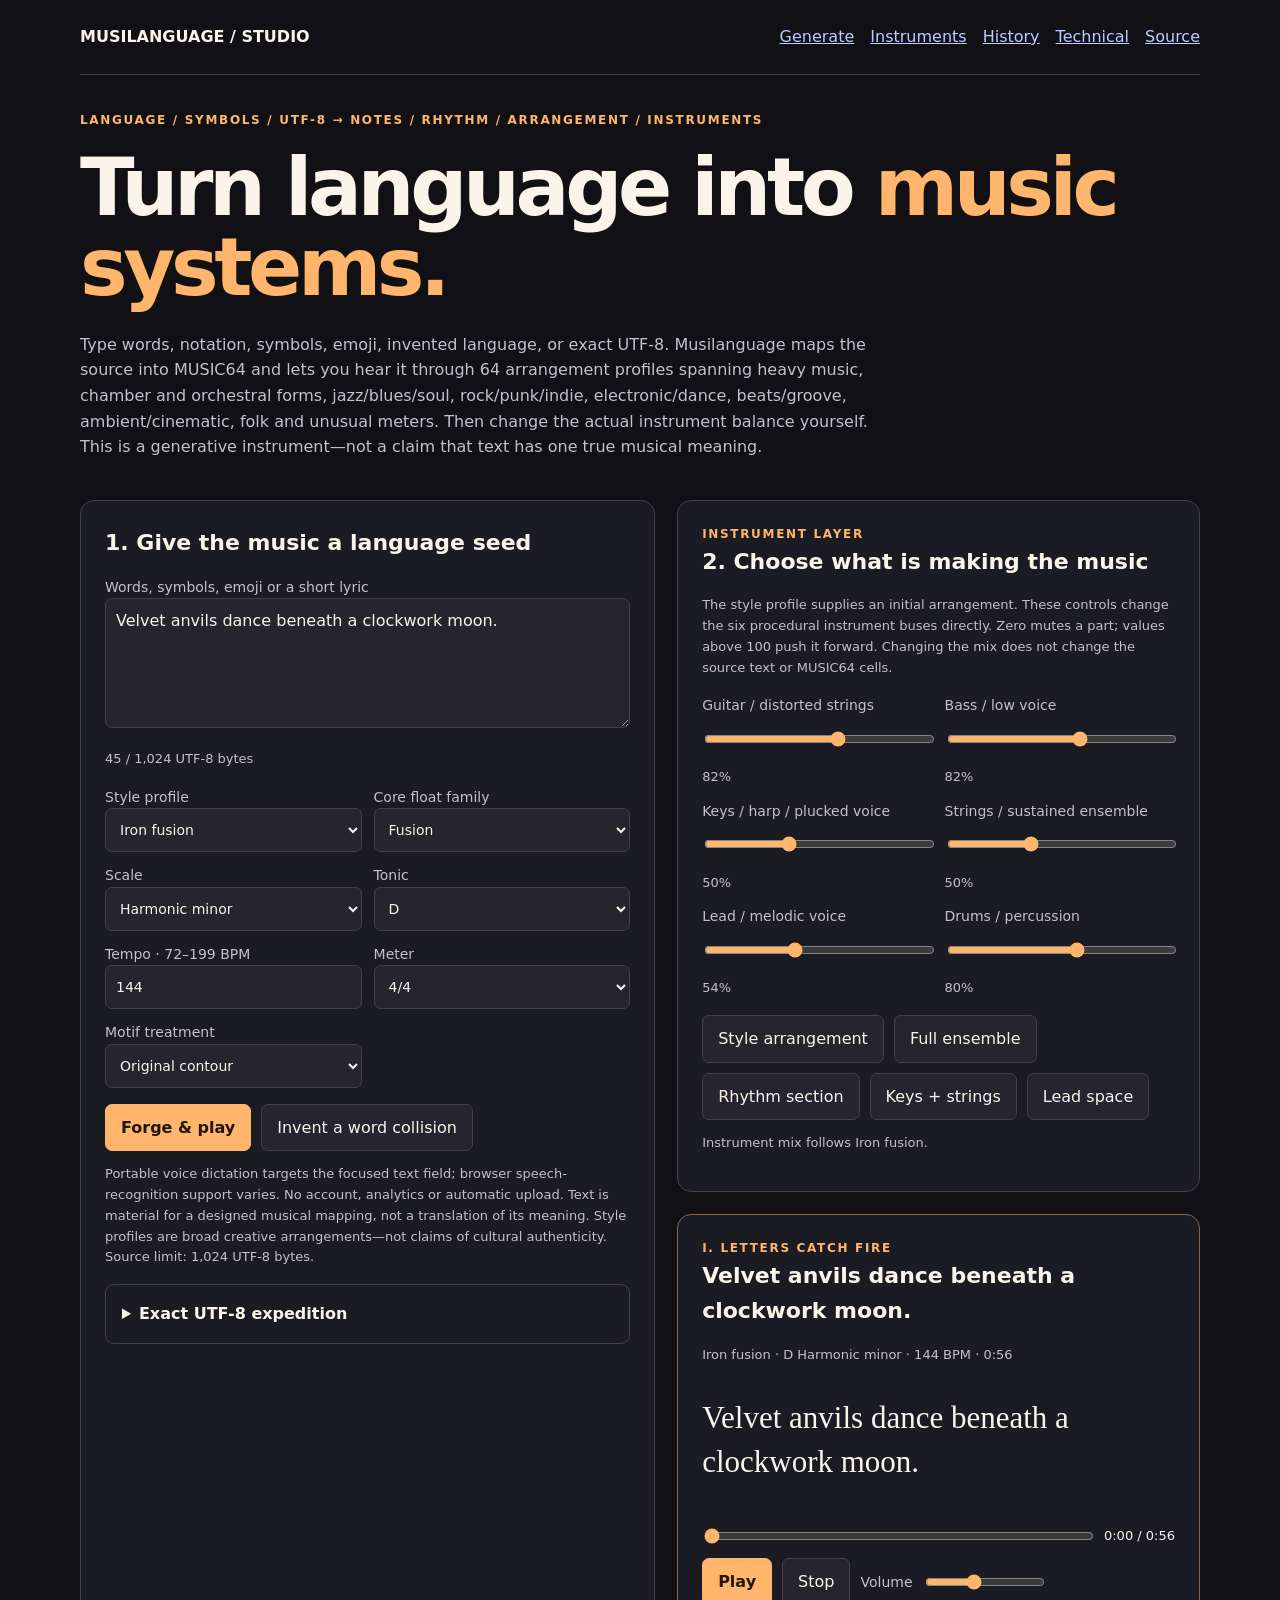
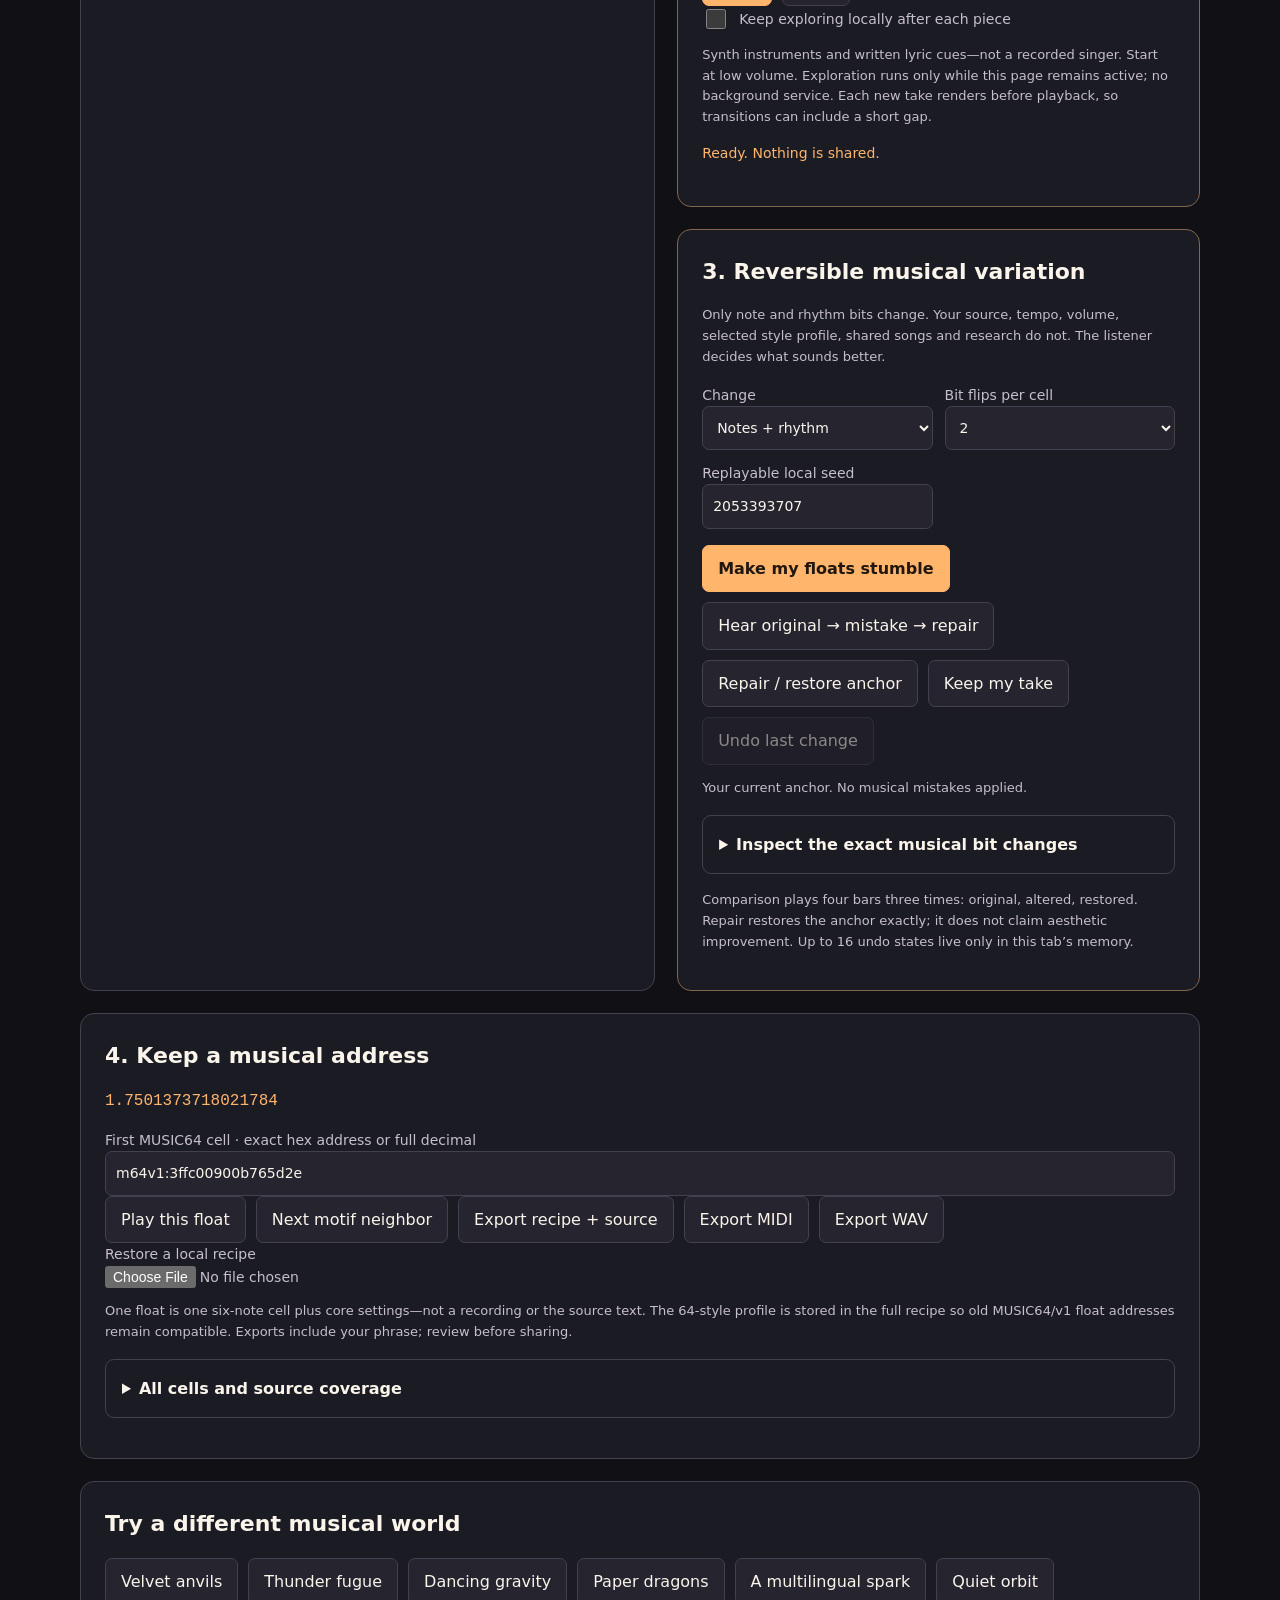
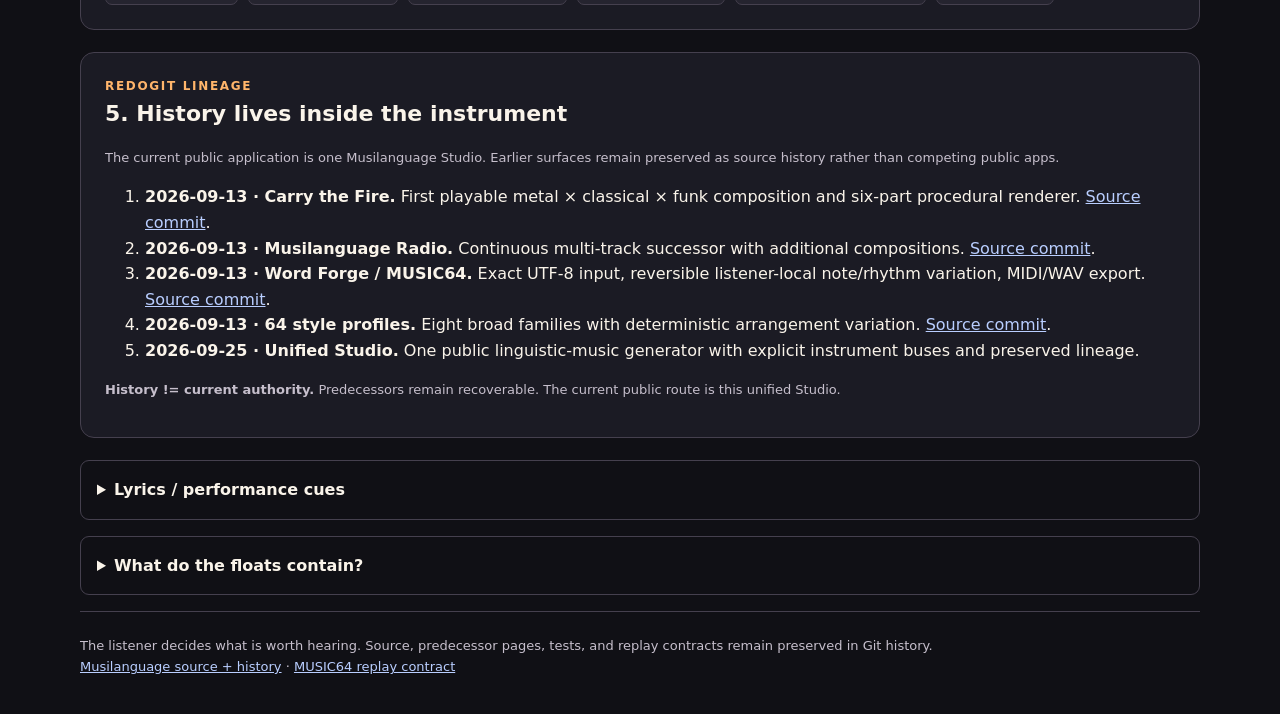
<file: conscience64/play/musilanguage/index.html>
<!doctype html>
<html lang="en"><head><meta charset="utf-8"><meta name="viewport" content="width=device-width,initial-scale=1"><meta name="color-scheme" content="dark"><title>Musilanguage Studio · Linguistic Music Generator</title><meta name="description" content="Turn language, symbols, and UTF-8 into multi-style instrumental music with 64 arrangement profiles, editable instrument mixes, reversible variations, MIDI/WAV export, and preserved Musilanguage history."><meta http-equiv="Content-Security-Policy" content="default-src 'self'; script-src 'self'; style-src 'self' 'unsafe-inline'; img-src 'self' data:; media-src 'self' blob:; connect-src 'self'; object-src 'none'; base-uri 'self'; form-action 'self'">
<style>
:root{--bg:#101015;--panel:#1b1b24;--ink:#faf4ea;--muted:#c6bfcc;--line:#45404e;--hot:#ffb56b;--link:#b9ceff}*{box-sizing:border-box}body{margin:0;background:var(--bg);color:var(--ink);font:16px/1.6 system-ui,sans-serif}header,main,footer{width:min(1120px,calc(100% - 36px));margin:auto}header{display:flex;justify-content:space-between;gap:16px;padding:24px 0;border-bottom:1px solid var(--line)}a{color:var(--link)}nav{display:flex;gap:16px;flex-wrap:wrap}.hero{padding:36px 0 24px}.eyebrow{color:var(--hot);font-size:12px;letter-spacing:.14em;text-transform:uppercase;font-weight:750}h1{font-size:clamp(44px,7.5vw,80px);letter-spacing:-.055em;line-height:1;margin:18px 0 24px}h1 span{color:var(--hot)}h2{font-size:22px;margin:0 0 16px}h3{font-size:16px}.intro{max-width:820px;color:var(--muted)}.grid{display:grid;grid-template-columns:1.1fr 1fr;gap:22px}.box{background:var(--panel);border:1px solid var(--line);border-radius:14px;padding:24px;margin-bottom:22px}.deck,.listener{border-color:#83674a}.row{display:flex;align-items:center;flex-wrap:wrap;gap:10px}.settings{display:grid;grid-template-columns:1fr 1fr;gap:12px;margin:16px 0}label{display:block;color:var(--muted);font-size:14px}button,select,input,textarea{font:inherit;max-width:100%}button,select,input[type=text],input[type=number],textarea{background:#25242f;color:var(--ink);border:1px solid var(--line);border-radius:7px;padding:10px;min-height:44px}button{cursor:pointer;padding:10px 15px}button:hover{border-color:var(--hot)}button:disabled{opacity:.5;cursor:wait}button.primary{background:var(--hot);color:#21170f;border-color:var(--hot);font-weight:750}textarea,select,input{width:100%}textarea{min-height:130px;resize:vertical;line-height:1.5}input[type=range]{min-height:40px;accent-color:var(--hot)}input[type=checkbox]{width:20px;height:20px;accent-color:var(--hot)}.check{display:flex;gap:10px;align-items:center}.note{font-size:13px;color:var(--muted);overflow-wrap:anywhere}.status{min-height:26px;color:var(--hot);font-size:14px}.lyric{font:clamp(23px,3vw,31px)/1.4 Georgia,serif;min-height:84px}.timeline{display:grid;grid-template-columns:1fr auto;gap:12px;align-items:center}.clock{font-size:13px;font-variant-numeric:tabular-nums;white-space:nowrap}.float{font:16px/1.5 ui-monospace,monospace;color:var(--hot);overflow-wrap:anywhere}pre{white-space:pre-wrap;overflow-wrap:anywhere;max-height:220px;overflow:auto;font-size:12px;color:var(--muted)}details{border:1px solid var(--line);padding:16px;border-radius:9px;margin:16px 0}summary{cursor:pointer;font-weight:650}.lyricbook p{white-space:pre-line;color:var(--muted)}:focus-visible{outline:3px solid var(--link);outline-offset:4px}.skip{position:absolute;top:-80px;left:10px}.skip:focus{top:10px;background:var(--bg);padding:10px;z-index:2}footer{border-top:1px solid var(--line);padding:24px 0 36px;font-size:13px;color:var(--muted)}#volume{width:120px}#preview{unicode-bidi:plaintext}@media(max-width:760px){.grid{grid-template-columns:1fr}header{flex-direction:column}.box{padding:18px}.hero{padding-top:26px}}@media(max-width:420px){.settings{grid-template-columns:1fr}}@media(prefers-reduced-motion:reduce){*{scroll-behavior:auto!important}}
</style></head><body><a class="skip" href="#instrument">Skip to generator</a><header><strong>MUSILANGUAGE / STUDIO</strong><nav aria-label="Musilanguage navigation"><a href="#instrument">Generate</a><a href="#instruments">Instruments</a><a href="#history">History</a><a href="#technical">Technical</a><a href="https://github.com/redogit/conscience64/tree/main/play/musilanguage">Source</a></nav></header>
<main><section class="hero"><div class="eyebrow">Language / symbols / UTF-8 → notes / rhythm / arrangement / instruments</div><h1>Turn language into <span>music systems.</span></h1><p class="intro">Type words, notation, symbols, emoji, invented language, or exact UTF-8. Musilanguage maps the source into MUSIC64 and lets you hear it through 64 arrangement profiles spanning heavy music, chamber and orchestral forms, jazz/blues/soul, rock/punk/indie, electronic/dance, beats/groove, ambient/cinematic, folk and unusual meters. Then change the actual instrument balance yourself. This is a generative instrument—not a claim that text has one true musical meaning.</p></section>
<div class="grid"><section class="box" id="instrument" aria-labelledby="input-title"><h2 id="input-title">1. Give the music a language seed</h2><label for="words">Words, symbols, emoji or a short lyric</label><textarea id="words" dir="auto" spellcheck="false">Velvet anvils dance beneath a clockwork moon.</textarea><p id="bytes" class="note"></p>
<div class="settings"><label for="profile">Style profile<select id="profile"></select></label><label for="style">Core float family<select id="style"><option value="0">Fusion</option><option value="1">Heavy</option><option value="2">Acoustic / orchestral</option><option value="3">Groove / beat</option></select></label><label for="mode">Scale<select id="mode"></select></label><label for="tonic">Tonic<select id="tonic"></select></label><label for="bpm">Tempo · 72–199 BPM<input type="number" id="bpm" min="72" max="199" value="144"></label><label for="meter">Meter<select id="meter"><option value="0">4/4</option><option value="1">7/8</option><option value="2">5/4</option><option value="3">3/4</option></select></label><label for="transform">Motif treatment<select id="transform"><option value="0">Original contour</option><option value="1">Reverse</option><option value="2">Invert</option><option value="3">Rotate</option></select></label></div>
<div class="row"><button id="forge" class="primary">Forge & play</button><button id="collision">Invent a word collision</button></div><p class="note">Portable voice dictation targets the focused text field; browser speech-recognition support varies. No account, analytics or automatic upload. Text is material for a designed musical mapping, not a translation of its meaning. Style profiles are broad creative arrangements—not claims of cultural authenticity. Source limit: 1,024 UTF-8 bytes.</p>
<details><summary>Exact UTF-8 expedition</summary><p class="note">Explore the existing S1024 index by exact integer rank. Valid UTF-8 is not necessarily a word. Controls are escaped below.</p><label for="length">Exact byte length<select id="length"><option>4</option><option selected>8</option><option>16</option><option>64</option><option>1024</option></select></label><label for="rank">Exact nonnegative rank<input id="rank" type="text" inputmode="numeric" value="0" maxlength="2500"></label><div class="row"><button id="sample">Sample a rank</button><button id="use-rank">Use this rank</button></div><p id="sample-info" class="note"></p><pre id="preview"></pre></details></section>
<div><section class="box" id="instruments" aria-labelledby="instrument-title"><div class="eyebrow">Instrument layer</div><h2 id="instrument-title">2. Choose what is making the music</h2><p class="note">The style profile supplies an initial arrangement. These controls change the six procedural instrument buses directly. Zero mutes a part; values above 100 push it forward. Changing the mix does not change the source text or MUSIC64 cells.</p><div class="settings">
<label for="mix-guitar">Guitar / distorted strings<input id="mix-guitar" type="range" min="0" max="140" value="100"><span id="mix-guitar-out" class="note"></span></label>
<label for="mix-bass">Bass / low voice<input id="mix-bass" type="range" min="0" max="140" value="100"><span id="mix-bass-out" class="note"></span></label>
<label for="mix-harp">Keys / harp / plucked voice<input id="mix-harp" type="range" min="0" max="140" value="100"><span id="mix-harp-out" class="note"></span></label>
<label for="mix-strings">Strings / sustained ensemble<input id="mix-strings" type="range" min="0" max="140" value="100"><span id="mix-strings-out" class="note"></span></label>
<label for="mix-lead">Lead / melodic voice<input id="mix-lead" type="range" min="0" max="140" value="100"><span id="mix-lead-out" class="note"></span></label>
<label for="mix-drums">Drums / percussion<input id="mix-drums" type="range" min="0" max="140" value="100"><span id="mix-drums-out" class="note"></span></label>
</div><div class="row"><button id="mix-reset">Style arrangement</button><button id="mix-all">Full ensemble</button><button id="mix-rhythm">Rhythm section</button><button id="mix-orchestra">Keys + strings</button><button id="mix-leadspace">Lead space</button></div><p id="mix-status" class="note" role="status">Instrument mix follows the selected style until you change it.</p></section><section class="box deck" aria-label="Music player"><div class="eyebrow" id="movement">Ready</div><h2 id="title">A phrase becomes a pulse</h2><p id="meta" class="note"></p><p class="lyric" id="lyric" data-voice-read aria-live="off">The keys ask. The low strings answer.</p><div class="timeline"><input type="range" id="seek" min="0" max="60" value="0" step="0.1" aria-label="Playback position in seconds"><span class="clock" id="clock">0:00 / 0:00</span></div><div class="row"><button id="play" class="primary">Play</button><button id="stop">Stop</button><label for="volume">Volume</label><input id="volume" type="range" min="0" max="100" value="40"></div><label class="check"><input id="endless" type="checkbox">Keep exploring locally after each piece</label><p class="note">Synth instruments and written lyric cues—not a recorded singer. Start at low volume. Exploration runs only while this page remains active; no background service. Each new take renders before playback, so transitions can include a short gap.</p><p class="status" id="status" role="status" aria-live="polite">Ready. Nothing is shared.</p></section>
<section class="box listener" aria-labelledby="local-title"><h2 id="local-title">3. Reversible musical variation</h2><p class="note">Only note and rhythm bits change. Your source, tempo, volume, selected style profile, shared songs and research do not. The listener decides what sounds better.</p><div class="settings"><label for="kind">Change<select id="kind"><option value="mixed">Notes + rhythm</option><option value="notes">Notes only</option><option value="rhythm">Rhythm only</option></select></label><label for="amount">Bit flips per cell<select id="amount"><option>1</option><option selected>2</option><option>3</option><option>4</option><option>5</option><option>6</option></select></label><label for="seed">Replayable local seed<input id="seed" type="number" min="0" max="4294967295" step="1" value="1"></label></div><div class="row"><button id="slip" class="primary">Make my floats stumble</button><button id="journey">Hear original → mistake → repair</button><button id="repair">Repair / restore anchor</button><button id="keep">Keep my take</button><button id="undo">Undo last change</button></div><p id="listener-state" class="note" role="status"></p><details><summary>Inspect the exact musical bit changes</summary><pre id="diff"></pre></details><p class="note">Comparison plays four bars three times: original, altered, restored. Repair restores the anchor exactly; it does not claim aesthetic improvement. Up to 16 undo states live only in this tab’s memory.</p></section></div></div>
<section class="box" aria-labelledby="address-title"><h2 id="address-title">4. Keep a musical address</h2><p id="decimal" class="float"></p><label for="address">First MUSIC64 cell · exact hex address or full decimal<input type="text" id="address" spellcheck="false"></label><div class="row"><button id="replay">Play this float</button><button id="neighbor">Next motif neighbor</button><button id="export">Export recipe + source</button><button id="midi">Export MIDI</button><button id="wav">Export WAV</button></div><label for="import">Restore a local recipe<input type="file" id="import" accept=".json,application/json"></label><p class="note">One float is one six-note cell plus core settings—not a recording or the source text. The 64-style profile is stored in the full recipe so old MUSIC64/v1 float addresses remain compatible. Exports include your phrase; review before sharing.</p><details><summary>All cells and source coverage</summary><pre id="cells"></pre><pre id="coverage"></pre></details></section>
<section class="box" aria-labelledby="examples-title"><h2 id="examples-title">Try a different musical world</h2><div class="row" id="examples"></div></section>
<section class="box" id="history" aria-labelledby="history-title"><div class="eyebrow">REDOGIT lineage</div><h2 id="history-title">5. History lives inside the instrument</h2><p class="note">The current public application is one Musilanguage Studio. Earlier surfaces remain preserved as source history rather than competing public apps.</p><ol>
<li><strong>2026-09-13 · Carry the Fire.</strong> First playable metal × classical × funk composition and six-part procedural renderer. <a href="https://github.com/redogit/conscience64/commit/ddb5b5c9ca82bd43bdf1095e9b13cf1f65d9dccf">Source commit</a>.</li>
<li><strong>2026-09-13 · Musilanguage Radio.</strong> Continuous multi-track successor with additional compositions. <a href="https://github.com/redogit/conscience64/commit/23dda081bc953280c23bbe59a8f91499a80b3a22">Source commit</a>.</li>
<li><strong>2026-09-13 · Word Forge / MUSIC64.</strong> Exact UTF-8 input, reversible listener-local note/rhythm variation, MIDI/WAV export. <a href="https://github.com/redogit/conscience64/commit/f2921bd88379067c2fd2532364df3fa1104113fb">Source commit</a>.</li>
<li><strong>2026-09-13 · 64 style profiles.</strong> Eight broad families with deterministic arrangement variation. <a href="https://github.com/redogit/conscience64/commit/21595039f8d7569e8568c722e99b76b6766cb549">Source commit</a>.</li>
<li><strong>2026-09-25 · Unified Studio.</strong> One public linguistic-music generator with explicit instrument buses and preserved lineage.</li>
</ol><p class="note"><strong>History != current authority.</strong> Predecessors remain recoverable. The current public route is this unified Studio.</p></section>
<details><summary>Lyrics / performance cues</summary><div id="lyrics" class="lyricbook"></div></details><details id="technical"><summary>What do the floats contain?</summary><p>MUSIC64/v1 uses the 52 fraction bits of an ordinary binary64 number in [1, 2). The fields describe six scale steps, rhythm, tonic, scale, tempo, meter, one of four compact ensemble families, treatment and intensity. The new 64-style profile layer lives in the recipe and changes arrangement density, swing, syncopation, register and orchestration while preserving old float addresses.</p><p>The listener’s mistake layer may flip only the lowest 26 bits: notes and rhythm. It cannot touch the float’s exponent, sign, style profile or source text.</p><p>Source text, exact UTF-8 coordinates, integer sampling rank and musical interpretation remain separate. At most 32 evenly spaced six-byte blocks become cells. Full accepted source is retained in the recipe; the music is lossy. This is an artistic instrument, not evidence of a universal language–music law. <a href="https://github.com/redogit/conscience64/blob/main/play/musilanguage/MUSIC64.md">Read the specification and provenance.</a></p></details><noscript>This instrument needs JavaScript. The release package includes a rendered audio example.</noscript></main><footer>The listener decides what is worth hearing. Source, predecessor pages, tests, and replay contracts remain preserved in Git history.<br><a href="https://github.com/redogit/conscience64/tree/main/play/musilanguage">Musilanguage source + history</a> · <a href="https://github.com/redogit/conscience64/blob/main/play/musilanguage/MUSIC64.md">MUSIC64 replay contract</a></footer>
<script src="engine.js"></script><script src="utf8-space.js"></script><script src="style-profiles.js"></script><script src="music64.js"></script><script src="listener-floats.js"></script><script src="word-forge.js"></script></body></html>
</file>
<file: docs/workspace/style.css>
:root{color-scheme:light;--bg:#ededed;--fg:#191919;--muted:#5e5e5e;--line:#d0d0d0;--accent:#b91f2d;--panel:#fff;font:14px/1.4 system-ui,-apple-system,BlinkMacSystemFont,sans-serif}*{box-sizing:border-box}[hidden]{display:none!important}html,body{margin:0;width:100%;height:100%;overflow:hidden;overscroll-behavior:none}body{height:var(--viewport-height,100dvh);width:var(--viewport-width,100%);display:grid;grid-template-rows:52px 48px minmax(0,1fr) auto;background:var(--bg);color:var(--fg);padding:env(safe-area-inset-top) env(safe-area-inset-right) env(safe-area-inset-bottom) env(safe-area-inset-left)}button,input,textarea,select{font:inherit;color:inherit}button{cursor:pointer;background:#fff;border:1px solid var(--line);border-radius:6px;padding:8px 12px;min-height:40px;max-width:100%}button:hover{background:#f2f2f2;border-color:#777}button:disabled{opacity:.45;cursor:default}a{color:var(--accent);overflow-wrap:anywhere}:focus-visible{outline:3px solid var(--accent);outline-offset:2px}header{display:flex;justify-content:space-between;align-items:center;padding:8px 20px;background:#fff;border-bottom:1px solid var(--line);gap:16px;min-width:0}.brand{font-size:21px;letter-spacing:-.7px;font-weight:700;text-decoration:none;color:#111}.brand span{color:var(--accent)}#runtime{font-size:11px;color:var(--muted);overflow:hidden;white-space:nowrap;text-overflow:ellipsis}nav{display:flex;align-items:center;padding:4px 16px;gap:8px;background:#f5f5f5;border-bottom:1px solid var(--line);min-width:0}nav button{min-height:36px;font-size:12px}#reset{margin-left:auto}#main{position:relative;min-width:0;min-height:0;margin:8px 16px;border:1px solid #303030;border-radius:10px;background:#08090c;overflow:hidden}#scene{position:absolute;inset:0;width:100%;height:100%;pointer-events:none;opacity:.65}.scene-vignette{position:absolute;inset:0;pointer-events:none;background:radial-gradient(ellipse at center,#0000,#0008)}#welcome{position:absolute;inset:0;display:grid;place-items:center;pointer-events:none}.space-core{display:grid;gap:6px;text-align:center;color:#fff;text-shadow:0 2px 8px #000}.space-core strong{font-size:13px;letter-spacing:3px}.space-core span{font-size:11px;color:#c6c6c6}#results{position:absolute;inset:0;padding:12px;display:grid;grid-template-rows:auto auto minmax(0,1fr) auto;gap:8px;background:#efefeff5;min-height:0}.results-head{display:flex;justify-content:space-between;align-items:center;gap:12px;min-width:0}.results-head h1{font-size:16px;line-height:1.3;font-weight:600;margin:0;overflow:hidden;white-space:nowrap;text-overflow:ellipsis}.results-head button{flex-shrink:0;min-height:32px;padding:4px 10px}#summary{font-size:11px;color:var(--muted);margin:0;white-space:nowrap;overflow:hidden;text-overflow:ellipsis}#cards{display:grid;grid-template-columns:repeat(var(--result-columns,1),minmax(0,1fr));grid-template-rows:repeat(var(--result-rows,1),minmax(0,1fr));gap:10px;min-height:0}.card{background:#fff;border:1px solid var(--line);border-radius:8px;padding:14px;min-height:0;min-width:0;display:flex;flex-direction:column;gap:8px}.card.selected{border-color:var(--accent);box-shadow:inset 3px 0 var(--accent)}.meta{font-size:10px;color:var(--muted);white-space:nowrap;text-overflow:ellipsis;overflow:hidden}.card h2{font-size:16px;font-weight:600;line-height:1.3;margin:0;display:-webkit-box;-webkit-line-clamp:2;-webkit-box-orient:vertical;overflow:hidden;overflow-wrap:anywhere}.card>p{font-size:13px;color:#505050;line-height:1.5;margin:0;display:-webkit-box;-webkit-line-clamp:var(--snippet-lines,3);-webkit-box-orient:vertical;overflow:hidden;overflow-wrap:anywhere}.card .actions{display:flex;gap:6px;margin-top:auto;flex-shrink:0;flex-wrap:nowrap;min-width:0}.card button{font-size:12px;padding:7px 10px}.card .actions button{flex:1;overflow:hidden;white-space:nowrap;text-overflow:ellipsis}#pagination,#drawer-pagination{display:flex;justify-content:space-between;align-items:center;font-size:12px;gap:8px;min-width:0}#pagination button,#drawer-pagination button{min-height:36px}#page,#drawer-page{white-space:nowrap}.composer{min-width:0;min-height:0;padding:8px 16px 10px;background:#fff;border-top:1px solid var(--line);display:grid;gap:5px}#ask{display:flex;align-items:center;gap:6px;border:1px solid #aaa;border-radius:8px;padding:5px 6px;min-height:54px;min-width:0;background:#fff}#word-chain{display:flex;gap:4px;align-items:center;min-width:0;flex-shrink:1;max-width:48%}#word-chain:empty{display:none}.word-bubble{border:1px solid #d1d1d1;background:#f0f0f0;border-radius:5px;font-size:13px;min-height:36px;padding:6px 10px;white-space:nowrap;max-width:130px;overflow:hidden;text-overflow:ellipsis}.word-bubble.active{color:var(--accent);border-color:var(--accent);background:#fff}.word-overflow{font-size:11px;padding:6px;flex-shrink:0}#question{min-width:64px;flex:1;width:0;padding:7px 6px;border:0;background:transparent;font-size:16px;line-height:1.4;border-radius:3px}#question:focus-visible{outline-offset:0}#question::placeholder{color:#6c6c6c}#submit{background:var(--accent);color:white;border:0;font-weight:600;flex-shrink:0}#submit:hover{background:#961925}#voice{background:transparent;border:0;font-size:16px;padding:5px 8px;flex-shrink:0}.builder-row{display:flex;gap:6px;align-items:center;min-width:0;min-height:0}#accepted-context,#context-proposals{display:flex;gap:6px;align-items:center;min-width:0}#accepted-context{flex-shrink:0;max-width:42%}#context-proposals{flex:1}#accepted-context:empty,#context-proposals:empty{display:none}.context-chip{display:inline-flex;align-items:center;gap:5px;padding:5px 9px;min-height:34px;max-width:180px;font-size:12px;white-space:nowrap;overflow:hidden;text-overflow:ellipsis;border-radius:5px}.context-chip>span{overflow:hidden;text-overflow:ellipsis}.context-chip.accepted{color:#9d1421;border-color:#b91f2d;background:#fff3f4}.chip-kind{display:none}.context-next{flex-shrink:0;padding:5px 8px;font-size:12px;min-height:34px}.context-line,.composer-foot{display:flex;justify-content:space-between;align-items:center;gap:8px;min-width:0}.context-line{font-size:11px;color:var(--muted)}#query-subject{white-space:nowrap;text-overflow:ellipsis;overflow:hidden;min-width:0}#external-search{flex-shrink:0;border:0;background:transparent;color:var(--accent);font-size:12px;min-height:28px;padding:3px 0}#proposal-status{font-size:10px;color:var(--muted);margin:0;white-space:nowrap;text-overflow:ellipsis;overflow:hidden}#proposal-status:empty{display:none}.composer-foot{font-size:10px;color:var(--muted)}#alignment{font-size:10px;min-height:20px;padding:0;background:transparent;border:0;white-space:nowrap;text-overflow:ellipsis;overflow:hidden;max-width:45%}#notice{white-space:nowrap;text-overflow:ellipsis;overflow:hidden;text-align:right;min-width:0}#drawer{position:fixed;z-index:8;inset:60px 18px 18px auto;width:min(560px,calc(100% - 36px));max-height:calc(var(--viewport-height,100dvh) - 78px);background:#fff;border:1px solid #aaa;border-radius:10px;box-shadow:0 14px 70px #0005;padding:16px;display:grid;grid-template-rows:auto minmax(0,1fr) auto;gap:12px;overflow:hidden}.drawer-head{display:flex;align-items:center;justify-content:space-between;gap:12px;min-width:0}.drawer-head h2{font-size:18px;margin:0;overflow:hidden;white-space:nowrap;text-overflow:ellipsis}.drawer-head button{border:0;flex-shrink:0}#drawer-body{min-height:0;min-width:0;display:grid;align-content:start;gap:12px;overflow:hidden}#drawer-body form,#drawer-body .page-container{gap:12px!important}#drawer-body>p,#drawer-body p{font-size:12px;color:var(--muted);margin:0;overflow-wrap:anywhere}#drawer-body h3{font-size:16px;margin:0;overflow-wrap:anywhere}#drawer-body pre{white-space:pre-wrap;overflow-wrap:anywhere;font-size:11px;margin:0}#drawer-body label{display:grid;gap:5px;font-size:12px;color:#444;min-width:0}#drawer-body input,#drawer-body textarea,#drawer-body select{width:100%;min-width:0;padding:9px;border:1px solid #aaa;background:#fff;border-radius:5px;font-size:14px}#drawer-body textarea{height:72px;min-height:40px;max-height:90px;resize:none}#drawer-body .provider-list{display:grid;gap:8px}#drawer-body .provider-list label{display:flex;align-items:center;gap:8px}#drawer-body .provider-list input{width:auto}#drawer-body summary{font-size:13px;cursor:pointer;padding:10px 0;min-height:40px}#drawer-body .row{display:flex;flex-wrap:wrap;gap:6px}.row button,.list-item{font-size:12px;text-align:left}.list-item{width:100%}#drawer-body .field-title{font-size:10px;text-transform:uppercase;color:#555;letter-spacing:.08em}#drawer-body .page-container:empty{display:none}.text-pager{display:grid;gap:6px}.text-pager pre{max-height:110px;overflow:hidden}.text-pager .row{flex-wrap:nowrap}.empty-state{align-self:center;font-size:13px;color:#444;margin:12px}.sr,.skip:not(:focus){position:absolute;width:1px;height:1px;padding:0;overflow:hidden;clip:rect(0,0,0,0)}.skip:focus{position:fixed;top:8px;left:8px;z-index:10;background:white;padding:10px}body.drawer-open::after{content:'';position:fixed;inset:0;background:#0006;z-index:7;pointer-events:none}.nojs{position:fixed;inset:120px 20px auto;background:white;padding:20px}
@media(max-width:700px){body{grid-template-rows:44px 44px minmax(0,1fr) auto}header{padding:6px 12px}.brand{font-size:18px}#runtime{font-size:9px;max-width:145px}nav{padding:4px 8px;gap:5px}nav button{padding:6px 9px;font-size:11px}#main{margin:6px 8px;border-radius:8px}.composer{padding:6px 8px 8px}#ask{padding:4px;gap:3px;min-height:48px}#word-chain{max-width:38%}.word-bubble{font-size:12px;padding:5px 7px;max-width:86px}#question{font-size:16px;padding:5px;min-width:65px}#submit{padding:7px 9px;font-size:13px}#voice{padding:5px;min-width:28px}.context-chip{font-size:11px;padding:5px 7px;max-width:140px}.builder-row{gap:4px}#accepted-context{max-width:35%}#context-proposals{gap:4px}#results{padding:8px;gap:6px}.results-head h1{font-size:14px}.card{padding:11px;gap:6px}.card h2{font-size:15px}.card>p{font-size:12px}#drawer{inset:8px;max-height:calc(var(--viewport-height,100dvh) - 16px);width:auto;padding:12px;gap:8px}.drawer-head h2{font-size:17px}.composer-foot{font-size:9px}#proposal-status{font-size:9px}}
@media(max-height:500px){body{grid-template-rows:34px 36px minmax(0,1fr) auto}header{padding:3px 10px}.brand{font-size:17px}nav{padding:0 8px}nav button{min-height:32px;padding:4px 9px}.composer{gap:3px;padding:4px 8px}#ask{min-height:40px;padding:2px 4px}#question{padding:3px}#submit,#voice{min-height:34px}.word-bubble{min-height:30px}.context-chip,.context-next{min-height:28px;padding:3px 7px}#proposal-status,.composer-foot{display:none}.context-line{font-size:10px}#external-search{min-height:24px;font-size:11px}#main{margin:4px 8px}#results{gap:4px;padding:6px}.results-head h1{font-size:13px}.results-head button{min-height:26px;padding:2px 8px}#summary{display:none}.card{padding:6px;gap:3px}.card h2{font-size:13px;-webkit-line-clamp:1}.card>p{display:none}.meta{font-size:9px}.card button{min-height:30px;padding:3px 6px;font-size:11px}#pagination button{min-height:30px;padding:3px 10px}#pagination{font-size:10px}.space-core span{display:none}#drawer{inset:5px;max-height:calc(var(--viewport-height,100dvh) - 10px);padding:8px;gap:6px}.drawer-head button,#drawer-pagination button{min-height:32px;padding:4px 9px}#drawer-body{gap:8px}#drawer-body label{gap:3px}#drawer-body input,#drawer-body select{padding:5px;min-height:32px}#drawer-body textarea{height:48px}.text-pager pre{max-height:72px}}
@media(forced-colors:active){#scene,.scene-vignette{display:none}#main{background:Canvas;color:CanvasText}.space-core{color:CanvasText;text-shadow:none}.card,#ask,.context-chip,#drawer{border:1px solid CanvasText}}
@media(prefers-reduced-motion:reduce){*,*::before,*::after{animation:none!important;transition:none!important;scroll-behavior:auto!important}}
#drawer-body details:not([open])>:not(summary){display:none!important}
#descriptor-value{flex:1;width:0;min-width:70px;border:1px solid #aaa;border-radius:4px;padding:5px 8px;font-size:14px;min-height:34px}#context-proposals:has(#descriptor-value){width:100%}#question:not(:placeholder-shown){min-width:90px}
#drawer-body button{overflow-wrap:anywhere;overflow:hidden;max-height:76px}#drawer-body .list-item{display:-webkit-box;-webkit-line-clamp:2;-webkit-box-orient:vertical;overflow:hidden;line-height:1.4;max-height:64px}
@media(max-height:300px){body{grid-template-rows:28px 32px minmax(0,1fr) auto}header{padding:2px 8px}.brand{font-size:15px}nav{gap:4px}nav button{font-size:10px;min-height:28px;padding:3px 8px}nav #reset{display:none}nav #external-search{margin-left:auto;font-size:11px;padding:3px 7px}.composer{padding:3px 6px;gap:3px}#ask{min-height:36px}#submit,#voice{min-height:30px}#question{font-size:14px}#word-chain .word-bubble{min-height:28px;font-size:11px}.context-line{display:none}.context-chip,.context-next{min-height:26px;font-size:10px;padding:2px 6px}.results-head,#summary,.card>.meta{display:none}#results{grid-template-rows:minmax(0,1fr) auto;padding:4px;gap:3px}.card{padding:4px;gap:3px}.card h2{font-size:12px}.card button{min-height:26px;padding:2px 6px}#pagination button{min-height:26px;padding:2px 8px}.card .actions{margin-top:auto}#main{margin:3px 6px}#descriptor-value{min-height:26px;font-size:12px;padding:3px 5px}}
@media(min-height:301px) and (max-height:500px){#results{grid-template-rows:auto minmax(0,1fr) auto}.card>.meta{display:none}.card{padding:4px;gap:3px}.card button{min-height:28px}.card h2{line-height:1.2}}
#drawer-body .text-pager pre{height:64px;min-height:64px;max-height:64px}
</file>
<file: conscience64/play/assets/style.css>
:root{color-scheme:light;--ink:#172d32;--muted:#465b60;--paper:#f7f4ec;--card:#fffdf8;--line:#8b9996;--accent:#006d64;--rust:#923c23;--violet:#514588;font:18px/1.55 system-ui,-apple-system,"Segoe UI",sans-serif;--depth-shadow:0 18px 44px rgba(23,45,50,.16)}*{box-sizing:border-box}html{perspective:1200px;perspective-origin:50% 12%}body{margin:0;background:var(--paper);color:var(--ink);transform-style:preserve-3d}a{color:var(--accent);text-underline-offset:.2em}a:hover{text-decoration-thickness:3px}button,input,textarea,select{font:inherit}button,select,input,textarea{max-width:100%}button,.button{min-height:46px;padding:.55rem .9rem;border:1.5px solid var(--accent);border-radius:.55rem;background:var(--accent);color:white;cursor:pointer;font-weight:650;text-decoration:none;display:inline-flex;align-items:center;justify-content:center;gap:.35rem;transform:translateZ(4px)}button.secondary,.button.secondary{background:transparent;color:var(--accent)}button:hover,.button:hover{filter:brightness(.9);transform:translateZ(10px)}button:disabled{opacity:.55;cursor:default}button:focus-visible,a:focus-visible,input:focus-visible,textarea:focus-visible,select:focus-visible,summary:focus-visible{outline:3px solid var(--rust);outline-offset:4px}input,textarea,select{padding:.65rem .75rem;border:1.5px solid var(--line);border-radius:.45rem;background:white;color:var(--ink)}textarea{width:100%;resize:vertical;min-height:8rem}input{width:100%}label{display:grid;gap:.3rem;font-weight:650}label span{overflow-wrap:anywhere}p{margin:.6rem 0 1rem}h1,h2,h3{line-height:1.15;text-wrap:balance}h1{font-size:clamp(2.1rem,5vw,4rem);letter-spacing:-.035em;margin:.6rem 0 1rem;max-width:18ch}h2{font-size:1.5rem;margin:0 0 .9rem}h3{font-size:1.16rem}pre,.user-text{white-space:pre-wrap;overflow-wrap:anywhere;word-break:normal;font:inherit}small,.muted{color:var(--muted)}[hidden]{display:none!important}.skip{position:absolute;inset-inline-start:1rem;top:-100px;padding:.6rem;background:white;z-index:5}.skip:focus{top:1rem}.shell{max-width:1140px;margin:auto;padding:0 1.25rem;transform-style:preserve-3d}header{border-bottom:1px solid var(--line)}.topbar{min-height:90px;display:flex;flex-wrap:wrap;align-items:center;justify-content:space-between;gap:1rem;padding-block:1rem}.brand{color:var(--ink);font-weight:800;text-decoration:none;display:flex;align-items:center;gap:.65rem}.brand-mark{display:block;width:28px;height:28px;border:5px solid var(--accent);border-radius:50%;box-shadow:8px 0 0 -3px var(--paper),11px 0 0 -3px var(--rust)}.language{font-size:.8rem}.language select{min-width:9rem;padding:.35rem .6rem;min-height:44px}.nav{display:flex;gap:.5rem;flex-wrap:wrap;padding-block:.8rem;border-bottom:1px solid var(--line);transform:rotateX(1.2deg);transform-origin:center top}.nav a{padding:.45rem .7rem;border-radius:2rem;color:var(--ink);font-size:.88rem;transition:transform .18s ease}.nav a:hover,.nav a:focus-visible{transform:translateZ(12px)}.nav a[aria-current=page]{background:var(--ink);color:white;text-decoration:none}.hero{padding:clamp(1.8rem,4vw,3.5rem) 0 1.7rem;transform:translateZ(12px)}.eyebrow{font-size:.76rem;font-weight:800;text-transform:uppercase;letter-spacing:.12em;color:var(--accent)}.intro{max-width:65ch;font-size:1.15rem}.badge{display:inline-block;font-size:.82rem;padding:.35rem .65rem;border:1px solid var(--accent);color:var(--accent);border-radius:2rem}.cards{display:grid;grid-template-columns:repeat(3,minmax(0,1fr));gap:1.1rem;margin-block:1rem 2rem;transform-style:preserve-3d}.card,.panel{background:var(--card);border:1px solid var(--line);border-radius:.9rem;padding:1.25rem;min-width:0;box-shadow:var(--depth-shadow);transform-style:preserve-3d;transition:transform .2s ease,box-shadow .2s ease}.card{display:flex;flex-direction:column;align-items:flex-start;gap:.2rem}.card:hover,.card:focus-within,.panel:hover,.panel:focus-within{transform:translateZ(24px) rotateX(.5deg) rotateY(-.5deg);box-shadow:0 28px 58px rgba(23,45,50,.22)}.card .button{margin-top:auto}.card:nth-child(2){border-top:5px solid var(--rust)}.card:nth-child(3){border-top:5px solid var(--violet)}.card:first-child{border-top:5px solid var(--accent)}.card-art{height:100px;width:100%;color:var(--accent);filter:drop-shadow(0 10px 8px rgba(23,45,50,.14));transform:translateZ(10px)}.card-art text{font:700 26px system-ui;fill:var(--rust)}.work{display:grid;grid-template-columns:minmax(0,1fr) minmax(0,1.1fr);gap:1.25rem;align-items:start}.stack{display:grid;gap:1rem}.toolbar{display:flex;flex-wrap:wrap;gap:.55rem;align-items:center;margin-block:.8rem}.toolbar>button{flex-shrink:1}.help{margin-block:0 1.2rem;max-width:80ch}.help summary{cursor:pointer;font-weight:650;min-height:44px}.help p{color:var(--muted)}.privacy{padding:1rem 1.2rem;border-inline-start:4px solid var(--accent);background:#e6efea;font-size:.9rem;max-width:80ch}.status{min-height:2.4rem;font-weight:650;color:var(--accent);padding-block:.4rem;overflow-wrap:anywhere}.status.error{color:#9e251c}.notes{display:grid;gap:.8rem;margin-top:1rem}.note-card{border:1px solid var(--line);border-radius:.55rem;padding:.9rem;overflow-wrap:anywhere}.note-card h3{margin:0 0 .5rem}.note-card a{display:inline-block;max-width:100%;overflow-wrap:anywhere}.empty{padding:2rem .5rem;text-align:center;border:1px dashed var(--line);border-radius:.6rem;color:var(--muted)}.line-list{list-style:none;margin:0;padding:0;display:grid;gap:.6rem;max-height:32rem;overflow:auto;padding:.3rem}.line-tile{display:grid;grid-template-columns:minmax(0,1fr) auto;align-items:center;gap:.7rem;border:1px solid var(--line);border-radius:.5rem;padding:.6rem}.line-tile p{margin:0}.line-actions{display:grid;gap:.3rem}.line-actions button{font-size:.8rem;min-height:44px;padding:.3rem .5rem}.remix-output{background:#f0ece1;padding:1rem;border-radius:.5rem;min-height:3rem}.pattern-grid{direction:ltr;display:grid;grid-template-columns:repeat(6,minmax(0,1fr));gap:.3rem;width:min(100%,430px);margin:1rem auto;transform:rotateX(8deg);transform-origin:center top;box-shadow:0 24px 36px rgba(23,45,50,.12)}.cell{aspect-ratio:1;min-height:0;padding:.1rem;min-width:0;border:1px solid #7e8c89;background:#f3efe3;border-radius:.3rem;color:var(--ink);font-size:clamp(1.2rem,4vw,2rem)}.cell[data-value="1"]{color:var(--accent)}.cell[data-value="2"]{color:var(--rust)}.cell[data-value="3"]{color:var(--violet)}.legend{display:flex;flex-wrap:wrap;gap:.6rem 1.2rem;font-size:.88rem}.legend span{display:flex;align-items:center;gap:.3rem}.legend b{font-size:1.4rem}.keep{margin-top:2rem;border-top:1px solid var(--line);padding-top:1.4rem}.keep h2{font-size:1.2rem}.file-label{max-width:25rem;font-size:.9rem}.file-label input{font-size:.8rem}.footer{margin-top:2.5rem;border-top:1px solid var(--line);padding-block:1.5rem;font-size:.86rem}.footer-links{display:flex;flex-wrap:wrap;gap:1rem}.source-language{font-size:.76rem;display:inline-block;padding:.15rem .4rem;background:#e6efea;border-radius:.3rem}main{padding-bottom:1rem}bdi{overflow-wrap:anywhere}
@media(max-width:850px){.cards{grid-template-columns:1fr}.card-art{height:65px}.work{grid-template-columns:1fr}.card h2{margin-top:.2rem}}@media(max-width:420px){:root{font-size:16px}.shell{padding-inline:1rem}.panel{padding:.85rem}.nav{gap:.15rem}.nav a{padding:.45rem .5rem}.toolbar>button{max-width:100%;overflow-wrap:anywhere}.line-tile{grid-template-columns:minmax(0,1fr)}.line-actions{display:flex;flex-wrap:wrap}.topbar{align-items:start}.pattern-grid{gap:.2rem}}@media(prefers-reduced-motion:reduce){*,*::before,*::after{scroll-behavior:auto!important;animation:none!important;transition:none!important;transform:none!important}}@media(forced-colors:active){.cell,.card,.panel{border:1px solid CanvasText}.cell{color:ButtonText}.badge{color:CanvasText}.brand-mark{border-color:CanvasText;box-shadow:none}button:focus-visible,a:focus-visible{outline:3px solid Highlight}.card,.panel{box-shadow:none}}
.compare-panel{margin-top:1.25rem}.diff-list{list-style:none;padding:0;display:grid;gap:.6rem}.diff-row{padding:.8rem;border:1px solid var(--line);border-inline-start:5px solid var(--line);border-radius:.5rem;min-width:0}.diff-row>strong,.diff-row>.muted{display:block}.diff-row p{margin:.5rem 0 0}.diff-added{border-inline-start-color:var(--accent);background:#e6efea}.diff-removed{border-inline-start-color:var(--rust);background:#fff0e7}.note-card summary{cursor:pointer;min-height:44px;overflow-wrap:anywhere}.note-card time{display:block;margin-block:.5rem}.card:nth-child(4){border-top:5px solid var(--accent)}.card:nth-child(5){border-top:5px solid var(--rust)}
@media(forced-colors:active){.diff-row{border-inline-start-color:CanvasText}}
</file>
<file: conscience64/play/computational-chorus/chorus.css>
:root{font:18px/1.55 system-ui,sans-serif;color-scheme:dark}*{box-sizing:border-box}body{margin:0;background:#071019;color:#eef4ff}main,header,footer{max-width:1050px;margin:auto;padding:1.25rem}a{color:#8dd8ff}h1{font-size:clamp(2rem,5vw,3.6rem);line-height:1.05;margin:.4rem 0}h2{font-size:1.2rem}.eyebrow{letter-spacing:.12em;text-transform:uppercase;color:#c7ffac;font-weight:800;font-size:.72rem}.lede{max-width:70ch;color:#bdc9db}.grid{display:grid;grid-template-columns:1fr 1fr;gap:1rem}.panel{border:1px solid #354760;border-radius:.9rem;background:#0d1826;padding:1rem}.full{grid-column:1/-1}label{display:block;font-weight:700;margin:.5rem 0 .25rem}select,textarea,button{font:inherit}select,textarea{width:100%;padding:.65rem;border:1px solid #53647d;border-radius:.5rem;background:#08111c;color:#eef4ff}textarea{min-height:8rem;resize:vertical}button{padding:.55rem .75rem;border:1px solid #53647d;border-radius:.55rem;background:#17243a;color:#eef4ff;cursor:pointer;margin:.35rem .35rem .2rem 0}button:hover{border-color:#8dd8ff}.modes{display:flex;gap:.45rem;flex-wrap:wrap}.modes button[aria-pressed="true"]{border-color:#c7ffac;background:#173025}.equation{font:700 1rem/1.45 ui-monospace,monospace;color:#ffd486;white-space:pre-wrap}.plain,.mnemonic,.boundary{white-space:pre-wrap}.mnemonic{font-size:1.1rem;color:#c7ffac}.boundary{color:#b9c4d8;font-size:.88rem}.output{border-left:4px solid #8dd8ff;padding-left:.8rem}.chorus{display:grid;gap:.55rem}.chorus p{margin:0;padding:.55rem .65rem;border:1px solid #26364d;border-radius:.55rem;background:#091421}.chorus p:nth-child(4n+1){border-left:4px solid #ffd486}.chorus p:nth-child(4n+2){border-left:4px solid #c7ffac}.chorus p:nth-child(4n+3){border-left:4px solid #8dd8ff}.small{font-size:.82rem;color:#9eabc4}@media(max-width:760px){.grid{grid-template-columns:1fr}.full{grid-column:auto}}:focus-visible{outline:3px solid #ffd486;outline-offset:3px}@media(forced-colors:active){.panel,.chorus p,button,select,textarea{border:1px solid CanvasText}}
</file>
<file: conscience64/play/explorer-world/game.css>
:root{color-scheme:dark;--bg:#0c1016;--panel:#151c26;--panel2:#1b2430;--ink:#f3f6fa;--muted:#aeb9c8;--line:#344254;--accent:#91e6c0;--warn:#ffd17a;--danger:#ff8a8a}*{box-sizing:border-box}body{margin:0;background:radial-gradient(circle at 50% 0,#152131 0,#0c1016 42rem);color:var(--ink);font:16px/1.55 system-ui,sans-serif}a{color:#b9d5ff}button{font:inherit;min-height:44px;border:1px solid var(--line);border-radius:10px;background:#202b39;color:var(--ink);padding:.65rem 1rem;cursor:pointer}button:hover{border-color:var(--accent)}button:disabled{opacity:.52;cursor:not-allowed}button:focus-visible,a:focus-visible,canvas:focus-visible{outline:3px solid #c8e1ff;outline-offset:3px}.skip{position:absolute;left:1rem;top:-5rem}.skip:focus{top:1rem;background:#000;padding:.5rem;z-index:20}header,main,footer{width:min(1120px,calc(100% - 28px));margin:auto}header{display:flex;gap:1.25rem;align-items:flex-start;justify-content:space-between;flex-wrap:wrap;padding:1.5rem 0}header>div{max-width:680px}.eyebrow{text-transform:uppercase;letter-spacing:.16em;color:var(--accent);font-size:.72rem;font-weight:800}h1{font-size:clamp(2.2rem,6vw,4.9rem);line-height:.96;margin:.4rem 0 .8rem;letter-spacing:-.04em}h2{margin:.2rem 0 .6rem}header p,.about p,.progress-panel p{color:var(--muted)}.status-chip{border:1px solid var(--line);border-radius:999px;padding:.45rem .7rem;color:var(--warn);font-size:.78rem}.hud{display:grid;grid-template-columns:repeat(4,minmax(0,1fr)) minmax(220px,2fr);gap:.55rem;margin-bottom:.7rem}.hud>div{background:var(--panel);border:1px solid var(--line);border-radius:10px;padding:.55rem .7rem;min-width:0}.hud span{display:block;color:var(--muted);font-size:.72rem;text-transform:uppercase;letter-spacing:.08em}.hud strong{display:block;overflow:hidden;text-overflow:ellipsis}.objective strong{color:var(--accent)}.game-shell{position:relative;border:1px solid var(--line);border-radius:14px;overflow:hidden;background:#090d13}canvas{display:block;width:100%;aspect-ratio:16/10;max-height:72vh;background:#121925;touch-action:none}.overlay{position:absolute;inset:0;display:grid;place-content:center;text-align:center;padding:2rem;background:rgba(7,10,15,.78);backdrop-filter:blur(4px)}.overlay[hidden]{display:none}.overlay p{max-width:560px;color:#d5dde8}.overlay button{justify-self:center;background:#243f39;border-color:#4f8d77;font-weight:800}kbd{border:1px solid #56677c;border-bottom-width:3px;border-radius:5px;padding:.08rem .28rem;background:#18212d}.controls{display:flex;align-items:center;justify-content:space-between;gap:1rem;flex-wrap:wrap;padding:.8rem 0}.actions,.touch-actions{display:flex;gap:.55rem;flex-wrap:wrap}.touch-grid{display:grid;grid-template-columns:repeat(3,52px);gap:.3rem}.touch-grid button,.touch-actions button{min-width:52px;min-height:52px;font-weight:800}.progress-panel{display:grid;grid-template-columns:minmax(0,1.4fr) auto;gap:.7rem 1rem;align-items:center;border:1px solid var(--line);border-radius:12px;background:var(--panel);padding:1rem;margin:.2rem 0 1rem}.progress-panel h2,.progress-panel p{margin:.15rem 0}.progress-panel>p{grid-column:1/-1;font-size:.88rem;color:var(--accent)}.story{display:grid;grid-template-columns:1.1fr .9fr;gap:1rem;margin:1rem 0}.story>div,.story details,.about{border:1px solid var(--line);border-radius:12px;background:var(--panel);padding:1rem}.story p{font-size:1.05rem;margin:.4rem 0}.story ol{margin:.6rem 0 0;padding-left:1.3rem;color:var(--muted)}summary{cursor:pointer;font-weight:700}.about{margin-bottom:1.2rem}footer{border-top:1px solid var(--line);padding:1rem 0 2rem;color:var(--muted);font-size:.85rem}@media(max-width:820px){.hud{grid-template-columns:repeat(2,1fr)}.hud .objective{grid-column:1/-1}.story{grid-template-columns:1fr}.controls{justify-content:center}.actions{width:100%;justify-content:center}.progress-panel{grid-template-columns:1fr}.progress-panel>p{grid-column:auto}.progress-panel .actions{justify-content:flex-start}}@media(max-width:520px){header,main,footer{width:min(100% - 18px,1120px)}.hud{grid-template-columns:1fr 1fr}.status-chip{border-radius:9px}.touch-grid{order:2}.touch-actions{order:3}.actions{order:1}.controls{gap:.6rem}canvas{max-height:none}.progress-panel .actions{display:grid;grid-template-columns:1fr}.progress-panel button{width:100%}}@media(prefers-reduced-motion:reduce){*{scroll-behavior:auto!important}.overlay{backdrop-filter:none}}
</file>
<file: conscience64/play/mmo/style.css>
:root{color-scheme:dark;--bg:#0d100f;--panel:#191d1c;--panel2:#232826;--ink:#f3f1ea;--muted:#b7bbb6;--line:#414743;--red:#a5222d;--red2:#641820;--brick:#6d3c37;--concrete:#777c78;--gold:#d5b36d;--green:#8fc4a1;--window:#e2b36f;font:17px/1.55 system-ui,-apple-system,"Segoe UI",sans-serif}*{box-sizing:border-box}html{scroll-behavior:smooth}body{margin:0;background:linear-gradient(#171b1a,#0d100f 34rem,#090b0a);color:var(--ink);overflow-wrap:anywhere}body:before{content:"";position:fixed;inset:0;pointer-events:none;opacity:.11;background:repeating-linear-gradient(0deg,transparent 0 3px,rgba(255,255,255,.03) 3px 4px)}button,input,select{font:inherit}button,select,input{min-height:46px}button{border:1px solid #535b56;background:#252b28;color:var(--ink);border-radius:.55rem;padding:.65rem .9rem;cursor:pointer;box-shadow:0 7px 18px rgba(0,0,0,.14)}button:hover{border-color:#8b9690;background:#303733}button.primary{background:var(--red);border-color:#cc4b55;color:white;font-weight:800}button:focus-visible,a:focus-visible,input:focus-visible,select:focus-visible,summary:focus-visible{outline:3px solid var(--gold);outline-offset:3px}a{color:#e59097;text-underline-offset:.18em}.skip{position:absolute;top:-100px;left:12px;background:white;color:#111;padding:12px;z-index:40}.skip:focus{top:12px}.topbar,main,footer{width:min(1180px,calc(100% - 32px));margin:auto}.topbar{display:flex;gap:1rem;align-items:center;padding:15px 0;border-bottom:1px solid var(--line);flex-wrap:wrap}.brand{font-weight:900;text-decoration:none;letter-spacing:.08em}.utility-nav{display:flex;gap:.85rem;flex-wrap:wrap;font-size:.84rem}.build{font-size:.75rem;color:var(--muted);margin-left:auto}main{padding-bottom:4rem}.hero{padding:58px 0 40px;display:grid;grid-template-columns:minmax(0,1.5fr) minmax(250px,.7fr);gap:24px;align-items:end}.hero-copy{min-width:0}.eyebrow{text-transform:uppercase;letter-spacing:.14em;font-size:.72rem;font-weight:900;color:#d65a63;margin:0 0 .5rem}h1{font-size:clamp(3rem,8vw,6.8rem);line-height:.86;letter-spacing:-.06em;margin:.3rem 0 1.4rem}h1 span{color:#d7424d}h2{font-size:clamp(1.75rem,4vw,2.7rem);letter-spacing:-.035em;margin:.1rem 0}h3{margin:.3rem 0}.lede{max-width:760px;font-size:1.16rem;color:var(--muted)}.hero-actions,.game-controls,.section-actions,.footer-links{display:flex;gap:.7rem;flex-wrap:wrap}.arrival-card{background:linear-gradient(155deg,#292d2b,#171a19);border:1px solid #4a514d;border-radius:.85rem;padding:18px;box-shadow:0 20px 45px rgba(0,0,0,.24)}.arrival-card>small{color:#d3a8aa}.arrival-card>strong{display:block;font:750 2.3rem/1.1 ui-monospace,monospace;margin:.35rem 0}.arrival-card p{color:var(--muted)}.arrival-card dl{display:grid;gap:8px}.arrival-card dl div{display:flex;justify-content:space-between;gap:12px;border-top:1px solid var(--line);padding-top:7px}.arrival-card dt{color:var(--muted)}.arrival-card dd{margin:0}.boundary{grid-column:1/-1;max-width:900px;padding:1rem;border-left:4px solid var(--gold);background:#1b1c18;color:#d8d8d0}.hud{display:grid;grid-template-columns:repeat(6,minmax(0,1fr));gap:1px;background:var(--line);border:1px solid var(--line);border-radius:.65rem;overflow:hidden}.hud div{background:#171a18;padding:14px}.hud small{display:block;color:var(--muted);font-size:.68rem;letter-spacing:.09em}.hud strong{font-size:1.1rem}.street,.observatory,.cooperation,.world,.game-room,.identity,.prizes,.companion,.chronicle{margin-top:24px;border:1px solid var(--line);border-radius:.9rem;background:linear-gradient(180deg,rgba(31,35,33,.97),rgba(20,23,22,.98));padding:22px;box-shadow:0 16px 44px rgba(0,0,0,.17)}.section-head{display:flex;align-items:start;justify-content:space-between;gap:1rem;flex-wrap:wrap}.section-head>p{color:var(--muted);max-width:560px;margin:.3rem 0}.street-scene{height:310px;position:relative;overflow:hidden;margin-top:18px;border-radius:.65rem;border:1px solid #4c514d;background:linear-gradient(#526068 0,#777d79 36%,#5f625c 37%,#343833 100%)}.skyline{position:absolute;inset:0 0 40%}.skyline span{position:absolute;bottom:0;background:#303633;border:1px solid #4e5551}.skyline span:nth-child(1){left:1%;width:16%;height:48%}.skyline span:nth-child(2){left:19%;width:18%;height:65%}.skyline span:nth-child(3){right:18%;width:16%;height:54%}.skyline span:nth-child(4){right:1%;width:15%;height:72%}.building{position:absolute;bottom:70px;border:1px solid #333;background:var(--brick);box-shadow:0 12px 28px rgba(0,0,0,.3)}.building b{position:absolute;left:10px;top:8px;font-size:.72rem;letter-spacing:.08em}.building i{position:absolute;width:22px;height:30px;background:linear-gradient(#d2a45b,#7b6847);border:2px solid #383a36}.apartments{left:5%;width:26%;height:185px}.apartments i:nth-of-type(1){left:15%;top:44px}.apartments i:nth-of-type(2){left:45%;top:44px}.apartments i:nth-of-type(3){left:72%;top:44px}.apartments i:nth-of-type(4){left:15%;top:94px}.apartments i:nth-of-type(5){left:45%;top:94px}.apartments i:nth-of-type(6){left:72%;top:94px}.store{left:34%;width:27%;height:125px;background:#5b5147}.workshop{right:5%;width:30%;height:145px;background:#4c504a}.store i,.workshop i{bottom:0;width:44%;height:58px;background:#b4aa89}.store i:first-of-type,.workshop i:first-of-type{left:4%}.store i:nth-of-type(2),.workshop i:nth-of-type(2){right:4%}.building em{position:absolute;right:9px;top:8px;font-style:normal;font-size:.65rem;color:#d8d0aa}.road{position:absolute;left:-4%;right:-4%;bottom:0;height:80px;background:linear-gradient(#282b29,#171918)}.road:before{content:"";position:absolute;left:0;right:0;top:12px;height:4px;background:rgba(255,255,255,.08)}.road span{position:absolute;left:42%;bottom:34px;width:16%;height:4px;background:#b7a86b;box-shadow:-150px 0 #b7a86b,150px 0 #b7a86b}.tree{position:absolute;bottom:74px;width:16px;height:82px;background:#49382e}.tree:before{content:"";position:absolute;width:72px;height:72px;border-radius:50%;left:-28px;top:-42px;background:#2f4937;box-shadow:20px 10px #36563e,-15px 14px #294431}.tree-a{left:29%}.tree-b{right:33%}.bus-stop{position:absolute;right:2%;bottom:75px;width:38px;height:78px;border-left:3px solid #bbb}.bus-stop span{position:absolute;left:-13px;top:0;background:#d9d9d2;color:#222;padding:4px;font-size:.62rem}.people{position:absolute;left:44%;bottom:65px;display:flex;gap:44px;color:#202321}.people span{position:relative;font-size:20px}.people span:after{content:"";position:absolute;left:7px;top:17px;width:5px;height:28px;background:#202321}.life-actions{display:grid;grid-template-columns:repeat(3,minmax(0,1fr));gap:10px;margin-top:12px}.life-actions button{text-align:left;background:#1a1e1c}.life-actions strong,.life-actions small{display:block}.life-actions small{color:var(--muted);margin-top:.3rem}.life-status{color:var(--muted)}.observatory-grid{display:grid;grid-template-columns:minmax(0,1.25fr) minmax(260px,.75fr);gap:16px;margin-top:18px}.sky-window{min-height:330px;position:relative;overflow:hidden;border-radius:.7rem;border:1px solid #353a3a;background:#030508}.sky-window:before,.sky-window:after{content:"";position:absolute;inset:0}.sky-window:before{background-image:radial-gradient(circle at 12% 17%,#fff 0 1px,transparent 1.5px),radial-gradient(circle at 25% 68%,#dce8ff 0 1px,transparent 1.5px),radial-gradient(circle at 63% 23%,#fff1cf 0 1.5px,transparent 2px),radial-gradient(circle at 79% 72%,#c6d6ff 0 1px,transparent 1.5px),radial-gradient(circle at 42% 44%,#fff 0 1px,transparent 1.5px);background-size:83px 79px,117px 103px,149px 137px,101px 91px,71px 67px}.sky-window:after{background:radial-gradient(ellipse at 54% 52%,rgba(158,91,63,.14),transparent 24%),linear-gradient(116deg,transparent 35%,rgba(125,78,68,.12) 47%,rgba(42,54,72,.16) 58%,transparent 70%)}.black-hole{position:absolute;z-index:3;right:12%;top:24%;width:150px;height:150px;border-radius:50%;background:radial-gradient(circle,#000 0 35%,#40110a 38%,#ff9a3e 51%,#ffcf7a 57%,rgba(255,111,35,.38) 64%,transparent 72%);filter:blur(.4px);box-shadow:0 0 45px rgba(255,117,45,.16)}.black-hole:after{content:"";position:absolute;inset:20% 8%;border-radius:50%;border-top:7px solid rgba(255,220,160,.35);transform:rotate(-18deg)}.sky-label{position:absolute;left:14px;bottom:12px;z-index:4;background:rgba(4,6,8,.78);padding:8px 10px;border:1px solid #41484c;border-radius:.4rem;font-size:.78rem}.observatory-note{background:#171b1a;border:1px solid var(--line);border-radius:.7rem;padding:16px}.observatory-note p,.observatory-note li{color:var(--muted)}.observatory-note ul{padding-left:1.2rem}.cooperation{display:grid;grid-template-columns:minmax(14rem,.7fr) minmax(0,1.3fr);gap:16px;align-items:center}.cooperation #conscience-state{font-weight:800;color:var(--green);margin:.2rem 0}.cooperation-note{grid-column:1/-1;color:var(--muted);margin:0}.api-frame{position:absolute!important;width:1px!important;height:1px!important;border:0!important;padding:0!important;margin:-1px!important;overflow:hidden!important;clip:rect(0 0 0 0)!important;clip-path:inset(50%)!important;white-space:nowrap!important}.zones{display:grid;grid-template-columns:repeat(3,minmax(0,1fr));gap:12px;margin-top:20px}.zone{text-align:left;min-height:145px;padding:18px;background:linear-gradient(145deg,#262b29,#181b1a)}.zone strong,.zone small{display:block}.zone small{margin-top:.4rem;color:var(--muted)}.zone-icon{display:block;font-size:2rem;margin-bottom:1rem}.fuzz{color:var(--gold)}.games{display:grid;grid-template-columns:repeat(4,minmax(0,1fr));gap:12px;margin-top:20px}.game-card{display:flex;flex-direction:column;justify-content:space-between;min-height:210px;background:#171a18;border:1px solid var(--line);padding:17px;border-radius:.7rem}.game-card p{color:var(--muted)}.game-card small{color:#d8767d;font-weight:800}.playfield{margin-top:16px;min-height:185px;padding:18px;border-radius:.7rem;border:1px dashed #626964;background:#111413}.playfield p{color:var(--muted)}.game-controls button{min-width:72px}.identity{display:grid;grid-template-columns:1.5fr 1fr;gap:12px;align-items:end}.identity>div{grid-row:span 4}.identity label{font-weight:700}.identity input,.identity select{width:100%;border:1px solid var(--line);border-radius:.5rem;background:#101312;color:white;padding:.65rem}.locked{padding:.35rem .65rem;border:1px solid #aa7b39;color:#dfc17f;border-radius:999px;font-size:.75rem;font-weight:800}.prizes>p,.companion p{color:var(--muted);max-width:850px}.vault-grid{display:grid;grid-template-columns:repeat(3,minmax(0,1fr));gap:12px;margin:16px 0}.vault-grid article{border:1px solid var(--line);background:#171a18;border-radius:.7rem;padding:16px}.vault-grid p{color:var(--muted)}.vault-grid small{color:#d9bb7b}.companion{display:grid;grid-template-columns:1fr auto;gap:14px;align-items:center}.companion-state{grid-column:1/-1}.chronicle ol{padding-left:1.4rem}.chronicle li{margin:.6rem 0;color:var(--muted)}details{border-top:1px solid var(--line);margin-top:18px;padding-top:13px}summary{cursor:pointer;font-weight:800}.text-link{align-self:center}footer{border-top:1px solid var(--line);padding:22px 0 50px;color:var(--muted)}footer p{font-size:.85rem}@media(max-width:900px){.hero,.observatory-grid{grid-template-columns:1fr}.hud{grid-template-columns:repeat(3,1fr)}.life-actions,.games,.zones{grid-template-columns:1fr 1fr}.identity,.cooperation{grid-template-columns:1fr}.identity>div{grid-row:auto}.cooperation-note{grid-column:auto}.vault-grid{grid-template-columns:1fr}.companion{grid-template-columns:1fr}}@media(max-width:560px){.topbar,main,footer{width:min(100% - 20px,1180px)}.hero{padding-top:38px}.hud{grid-template-columns:1fr 1fr}.life-actions,.zones,.games{grid-template-columns:1fr}.street,.observatory,.cooperation,.world,.game-room,.identity,.prizes,.companion,.chronicle{padding:16px}.street-scene{height:250px}.building{transform:scale(.82);transform-origin:bottom}.black-hole{width:115px;height:115px}h1{font-size:clamp(2.9rem,17vw,5rem)}}@media(prefers-reduced-motion:reduce){html{scroll-behavior:auto}}@media(forced-colors:active){.street-scene,.sky-window{background:Canvas}.black-hole,.skyline,.building,.tree,.road,.people{display:none}.street,.observatory,.cooperation,.world,.game-room,.identity,.prizes,.companion,.chronicle,.game-card,.zone,.playfield{border:1px solid CanvasText}}
</file>
